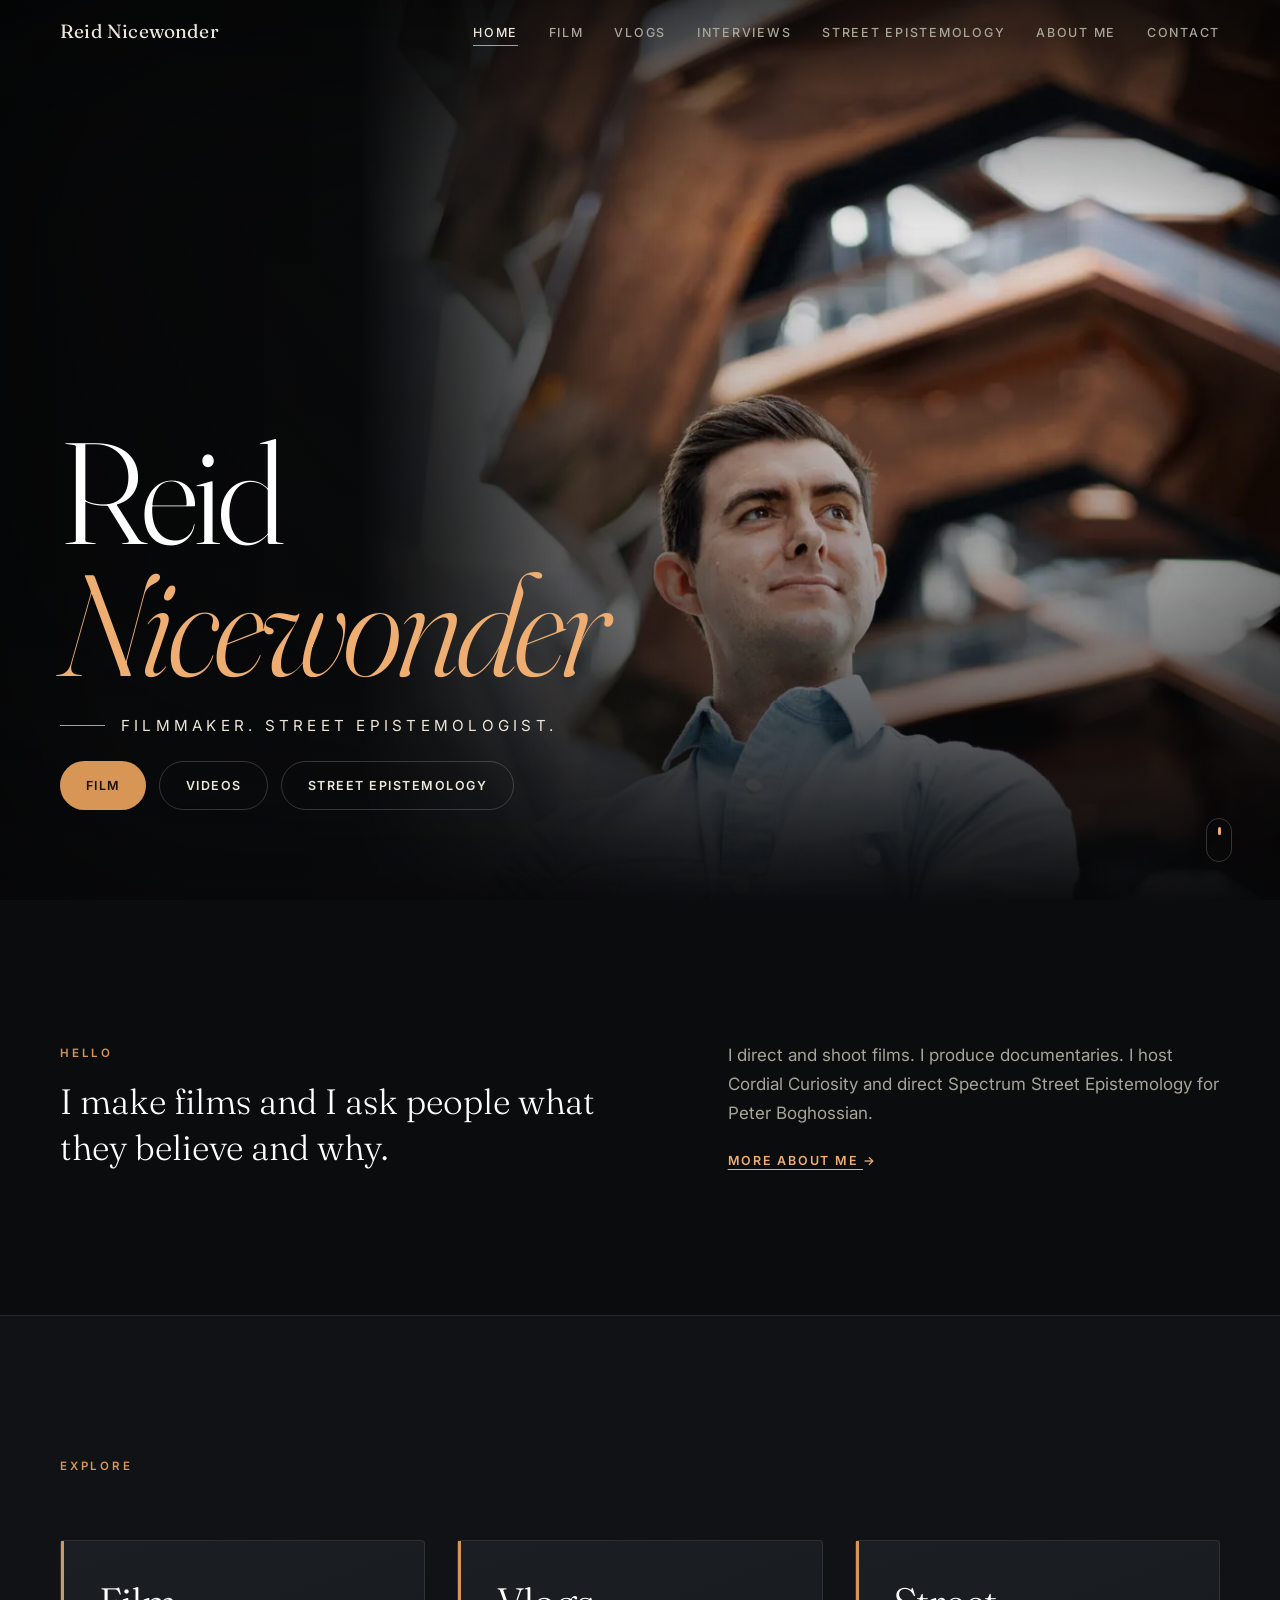
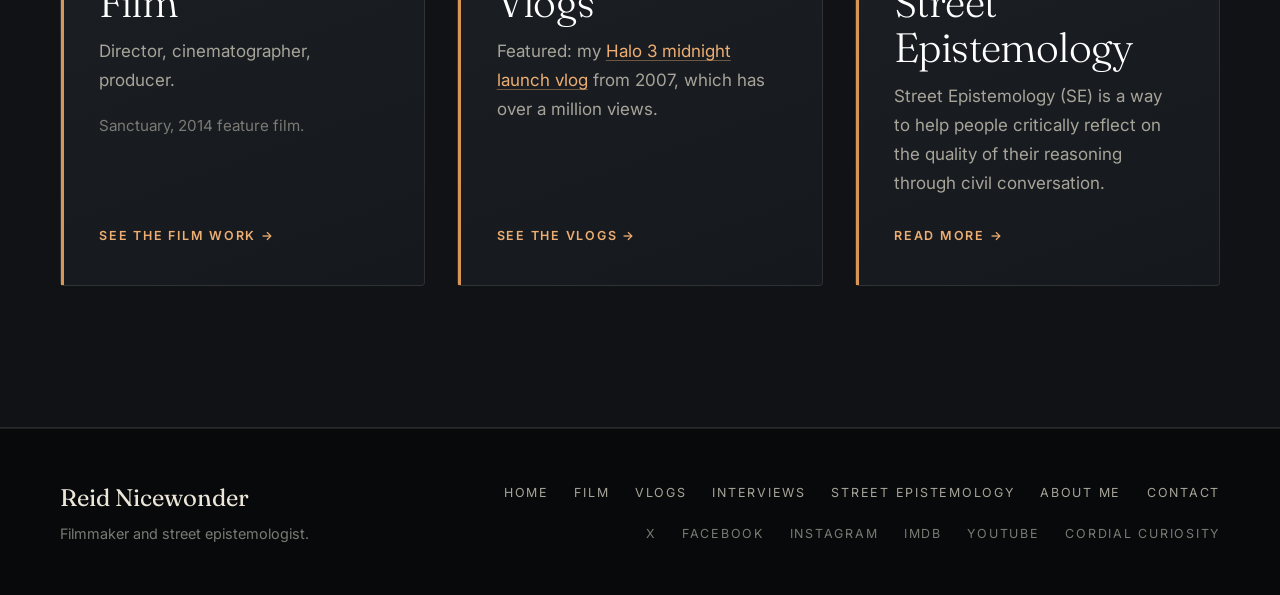
<file: index.html>
<!DOCTYPE html>
<html lang="en">
<head>
  <meta charset="utf-8">
  <meta name="viewport" content="width=device-width, initial-scale=1">
  <title>Reid Nicewonder | Filmmaker and Street Epistemologist</title>
  <meta name="description" content="Reid Nicewonder is a filmmaker and street epistemologist. Director of Sanctuary, producer of award-winning documentaries, host of Cordial Curiosity, and Spectrum Street Epistemology director for Peter Boghossian.">
  <meta name="author" content="Reid Nicewonder">
  <meta name="theme-color" content="#0b0c0e">
  <meta name="color-scheme" content="dark">

  <link rel="canonical" href="https://reidnicewonder.com/">

  <!-- Open Graph / Twitter -->
  <meta property="og:type" content="website">
  <meta property="og:title" content="Reid Nicewonder | Filmmaker and Street Epistemologist">
  <meta property="og:description" content="Director of Sanctuary, producer of award-winning documentaries, host of Cordial Curiosity, and Spectrum Street Epistemology director for Peter Boghossian.">
  <meta property="og:url" content="https://reidnicewonder.com/">
  <meta property="og:image" content="https://reidnicewonder.com/images/og-image.jpg">
  <meta property="og:image:width" content="1200">
  <meta property="og:image:height" content="630">
  <meta property="og:image:alt" content="Reid Nicewonder in a blue chambray shirt, arms crossed, in front of The Vessel in New York City">
  <meta name="twitter:card" content="summary_large_image">
  <meta name="twitter:title" content="Reid Nicewonder | Filmmaker and Street Epistemologist">
  <meta name="twitter:description" content="Director of Sanctuary, producer of award-winning documentaries, host of Cordial Curiosity.">
  <meta name="twitter:image" content="https://reidnicewonder.com/images/og-image.jpg">

  <link rel="icon" href="favicon.svg" type="image/svg+xml">
  <link rel="icon" href="favicon-32.png" sizes="32x32" type="image/png">
  <link rel="apple-touch-icon" href="apple-touch-icon.png">

  <link rel="preload" as="image" href="images/hero-1000.webp" type="image/webp" media="(max-width: 899px)" fetchpriority="high">
  <link rel="preconnect" href="https://fonts.googleapis.com">
  <link rel="preconnect" href="https://fonts.gstatic.com" crossorigin>
  <link href="https://fonts.googleapis.com/css2?family=Fraunces:ital,opsz,wght@0,9..144,300;0,9..144,400;0,9..144,500;1,9..144,300;1,9..144,400&family=Inter:wght@400;500;600&display=swap" rel="stylesheet">
  <link rel="stylesheet" href="css/styles.css?v=7ae6f627">
  <script>document.documentElement.classList.add("js");</script>

  <script type="application/ld+json">
  {
    "@context": "https://schema.org",
    "@type": "Person",
    "name": "Reid Nicewonder",
    "jobTitle": "Filmmaker and street epistemologist",
    "sameAs": [
      "https://x.com/ReidN",
      "https://www.facebook.com/reidn",
      "https://www.instagram.com/reidn",
      "https://www.imdb.com/name/nm3279500/",
      "https://www.youtube.com/@ReidNicewonder"
    ]
  }
  </script>
</head>
<body>
  <a class="skip-link" href="#main">Skip to content</a>

  <header class="site-header" id="site-header">
    <div class="container nav">
      <a class="brand" href="index.html" aria-label="Reid Nicewonder, home">Reid Nicewonder</a>
      <button class="nav-toggle" type="button" aria-expanded="false" aria-controls="site-nav">
        <span class="nav-toggle-label">Menu</span>
        <span class="nav-toggle-bars" aria-hidden="true"></span>
      </button>
      <nav aria-label="Primary">
        <ul class="nav-links" id="site-nav">
          <li><a class="active" href="index.html" aria-current="page">Home</a></li>
          <li><a href="film.html">Film</a></li>
          <li><a href="vlogs.html">Vlogs</a></li>
          <li><a href="interviews.html">Interviews</a></li>
          <li><a href="https://cordialcuriosity.com/">Street Epistemology</a></li>
          <li><a href="about.html">About Me</a></li>
          <li><a href="contact.html">Contact</a></li>
        </ul>
      </nav>
    </div>
  </header>

  <main id="main">
  <!-- HERO -->
  <section class="hero" id="top">
    <div class="hero-bg">
      <picture>
        <source type="image/webp" srcset="images/hero-1000.webp 1000w, images/hero-2000.webp 2000w" sizes="(min-width: 900px) 72vw, 100vw">
        <img src="images/hero-1000.jpg" srcset="images/hero-1000.jpg 1000w, images/hero-2000.jpg 2000w" sizes="(min-width: 900px) 72vw, 100vw" alt="Reid Nicewonder in a blue chambray shirt, arms crossed, in front of The Vessel in New York City" width="2000" height="3000" fetchpriority="high" decoding="async">
      </picture>
    </div>
    <div class="container hero-inner">
      <div class="hero-content">
        <h1 class="hero-title"><span>Reid</span> <span>Nicewonder</span></h1>
        <p class="hero-tagline">Filmmaker. Street Epistemologist.</p>
        <div class="hero-actions">
          <a class="btn btn-primary" href="film.html">Film</a>
          <a class="btn btn-ghost" href="vlogs.html">Videos</a>
          <a class="btn btn-ghost" href="https://cordialcuriosity.com/">Street Epistemology</a>
        </div>
      </div>
    </div>
    <a class="scroll-cue" href="#intro" aria-label="Scroll to introduction"><span></span></a>
  </section>

  <!-- INTRO -->
  <section class="section intro" id="intro">
    <div class="container intro-grid">
      <div class="reveal">
        <p class="eyebrow">Hello</p>
        <p class="bio">I make films and I ask people what they believe and why.</p>
      </div>
      <div class="intro-copy reveal">
        <p>I direct and shoot films. I produce documentaries. I host Cordial Curiosity and direct Spectrum Street Epistemology for Peter Boghossian.</p>
        <a class="card-link" href="about.html">More about me <i aria-hidden="true">→</i></a>
      </div>
    </div>
  </section>

  <!-- TEASER CARDS -->
  <section class="section section-alt teasers" aria-labelledby="explore-title">
    <div class="container">
      <header class="section-head reveal">
        <p class="eyebrow">Explore</p>
        <h2 id="explore-title" class="sr-only">Explore the work</h2>
      </header>
      <div class="teaser-grid">
        <article class="teaser reveal">
          <h3><a class="stretched" href="film.html">Film</a></h3>
          <p>Director, cinematographer, producer.</p>
          <p class="teaser-sub">Sanctuary, 2014 feature film.</p>
          <span class="card-link" aria-hidden="true">See the film work <i>→</i></span>
        </article>
        <article class="teaser reveal">
          <h3><a class="stretched" href="vlogs.html">Vlogs</a></h3>
          <p>Featured: my <a class="inline-link" href="halo3.html">Halo 3 midnight launch vlog</a> from 2007, which has over a million views.</p>
          <span class="card-link" aria-hidden="true">See the vlogs <i>→</i></span>
        </article>
        <article class="teaser reveal">
          <h3><a class="stretched" href="https://cordialcuriosity.com/">Street Epistemology</a></h3>
          <p>Street Epistemology (SE) is a way to help people critically reflect on the quality of their reasoning through civil conversation.</p>
          <span class="card-link" aria-hidden="true">Read more <i>→</i></span>
        </article>
      </div>
    </div>
  </section>

  </main>

  <footer class="site-footer">
    <div class="container footer-inner">
      <div>
        <div class="footer-brand">Reid Nicewonder</div>
        <p class="footer-note">Filmmaker and street epistemologist.</p>
      </div>
      <nav aria-label="Footer" class="footer-nav">
        <ul class="footer-links">
          <li><a href="index.html">Home</a></li>
          <li><a href="film.html">Film</a></li>
          <li><a href="vlogs.html">Vlogs</a></li>
          <li><a href="interviews.html">Interviews</a></li>
          <li><a href="https://cordialcuriosity.com/">Street Epistemology</a></li>
          <li><a href="about.html">About Me</a></li>
          <li><a href="contact.html">Contact</a></li>
        </ul>
        <ul class="footer-links footer-social">
          <li><a href="https://x.com/ReidN" rel="me noopener">X</a></li>
          <li><a href="https://www.facebook.com/reidn" rel="me noopener">Facebook</a></li>
          <li><a href="https://www.instagram.com/reidn" rel="me noopener">Instagram</a></li>
          <li><a href="https://www.imdb.com/name/nm3279500/" rel="me noopener">IMDb</a></li>
          <li><a href="https://www.youtube.com/@ReidNicewonder" rel="me noopener">YouTube</a></li>
          <li><a href="https://cordialcuriosity.substack.com/" rel="noopener">Cordial Curiosity</a></li>
        </ul>
      </nav>
    </div>
  </footer>
  <script src="js/main.js?v=07c07661" defer></script>
</body>
</html>
</file>
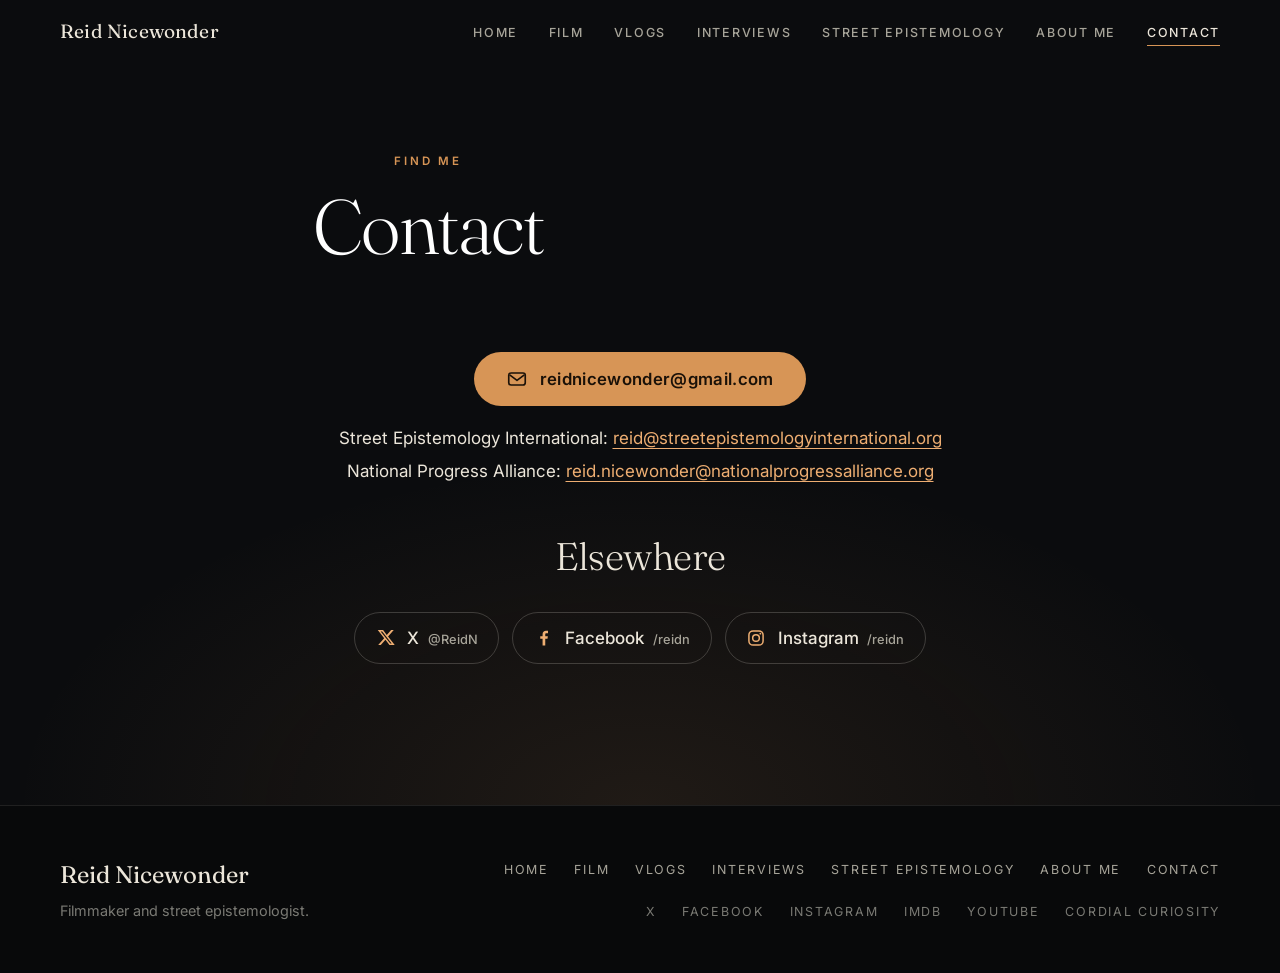
<file: contact.html>
<!DOCTYPE html>
<html lang="en">
<head>
  <meta charset="utf-8">
  <meta name="viewport" content="width=device-width, initial-scale=1">
  <title>Contact | Reid Nicewonder</title>
  <meta name="description" content="Contact Reid Nicewonder by email at reidnicewonder@gmail.com, or find him on X, Facebook, and Instagram.">
  <meta name="author" content="Reid Nicewonder">
  <meta name="theme-color" content="#0b0c0e">
  <meta name="color-scheme" content="dark">

  <link rel="canonical" href="https://reidnicewonder.com/contact.html">

  <!-- Open Graph / Twitter -->
  <meta property="og:type" content="website">
  <meta property="og:title" content="Contact | Reid Nicewonder">
  <meta property="og:description" content="Email Reid Nicewonder, or find him on X, Facebook, and Instagram.">
  <meta property="og:url" content="https://reidnicewonder.com/contact.html">
  <meta property="og:image" content="https://reidnicewonder.com/images/og-image.jpg">
  <meta property="og:image:width" content="1200">
  <meta property="og:image:height" content="630">
  <meta property="og:image:alt" content="Reid Nicewonder in a blue chambray shirt, arms crossed, in front of The Vessel in New York City">
  <meta name="twitter:card" content="summary_large_image">
  <meta name="twitter:title" content="Contact | Reid Nicewonder">
  <meta name="twitter:description" content="Email Reid Nicewonder, or find him on X, Facebook, and Instagram.">
  <meta name="twitter:image" content="https://reidnicewonder.com/images/og-image.jpg">

  <link rel="icon" href="favicon.svg" type="image/svg+xml">
  <link rel="icon" href="favicon-32.png" sizes="32x32" type="image/png">
  <link rel="apple-touch-icon" href="apple-touch-icon.png">

  <link rel="preconnect" href="https://fonts.googleapis.com">
  <link rel="preconnect" href="https://fonts.gstatic.com" crossorigin>
  <link href="https://fonts.googleapis.com/css2?family=Fraunces:ital,opsz,wght@0,9..144,300;0,9..144,400;0,9..144,500;1,9..144,300;1,9..144,400&family=Inter:wght@400;500;600&display=swap" rel="stylesheet">
  <link rel="stylesheet" href="css/styles.css?v=7ae6f627">
  <script>document.documentElement.classList.add("js");</script>

</head>
<body>
  <a class="skip-link" href="#main">Skip to content</a>

  <header class="site-header" id="site-header">
    <div class="container nav">
      <a class="brand" href="index.html" aria-label="Reid Nicewonder, home">Reid Nicewonder</a>
      <button class="nav-toggle" type="button" aria-expanded="false" aria-controls="site-nav">
        <span class="nav-toggle-label">Menu</span>
        <span class="nav-toggle-bars" aria-hidden="true"></span>
      </button>
      <nav aria-label="Primary">
        <ul class="nav-links" id="site-nav">
          <li><a href="index.html">Home</a></li>
          <li><a href="film.html">Film</a></li>
          <li><a href="vlogs.html">Vlogs</a></li>
          <li><a href="interviews.html">Interviews</a></li>
          <li><a href="https://cordialcuriosity.com/">Street Epistemology</a></li>
          <li><a href="about.html">About Me</a></li>
          <li><a class="active" href="contact.html" aria-current="page">Contact</a></li>
        </ul>
      </nav>
    </div>
  </header>

  <main id="main">
  <section class="page-hero">
    <div class="container">
      <header class="section-head page-head contact-page-head reveal">
        <p class="eyebrow">Find me</p>
        <h1>Contact</h1>
      </header>
    </div>
  </section>

  <section class="section contact section-flush-top">
    <div class="container contact-inner reveal">
      <p class="contact-mail"><a class="btn btn-primary" href="mailto:reidnicewonder@gmail.com"><svg viewBox="0 0 24 24" aria-hidden="true"><rect x="3" y="5.500" width="18" height="13" rx="2.500" fill="none" stroke="currentColor" stroke-width="1.800"/><path d="M4 7.500l8 6 8-6" fill="none" stroke="currentColor" stroke-width="1.800" stroke-linejoin="round"/></svg><span>reidnicewonder@gmail.com</span></a></p>
      <p class="contact-more">Street Epistemology International: <a href="mailto:reid@streetepistemologyinternational.org">reid@streetepistemologyinternational.org</a><br>National Progress Alliance: <a href="mailto:reid.nicewonder@nationalprogressalliance.org">reid.nicewonder@nationalprogressalliance.org</a></p>
      <h2>Elsewhere</h2>
      <ul class="socials">
        <li><a href="https://x.com/ReidN" rel="me noopener"><svg viewBox="0 0 24 24" aria-hidden="true"><path fill="currentColor" d="M18.2 2.5h3.1l-6.8 7.7 8 10.3h-6.3l-4.9-6.3-5.6 6.3H2.6l7.2-8.3L2.1 2.5h6.4l4.4 5.8 5.3-5.8zm-1.1 16.1h1.7L7.4 4.3H5.6l11.5 14.3z"/></svg><span>X <small>@ReidN</small></span></a></li>
        <li><a href="https://www.facebook.com/reidn" rel="me noopener"><svg viewBox="0 0 24 24" aria-hidden="true"><path fill="currentColor" d="M13.5 21v-8h2.7l.4-3.2h-3.1V7.8c0-.9.3-1.5 1.600-1.500h1.700V3.400c-.3 0-1.300-.1-2.400-.1-2.400 0-4.100 1.500-4.100 4.200v2.300H7.500V13h2.800v8h3.200z"/></svg><span>Facebook <small>/reidn</small></span></a></li>
        <li><a href="https://www.instagram.com/reidn" rel="me noopener"><svg viewBox="0 0 24 24" aria-hidden="true"><rect x="3.500" y="3.500" width="17" height="17" rx="5" fill="none" stroke="currentColor" stroke-width="1.800"/><circle cx="12" cy="12" r="4" fill="none" stroke="currentColor" stroke-width="1.800"/><circle cx="17.200" cy="6.800" r="1.100" fill="currentColor"/></svg><span>Instagram <small>/reidn</small></span></a></li>
        <!-- Other platforms (e.g. TikTok, Threads): add here only once Reid supplies verified handles. -->
      </ul>
    </div>
  </section>
  </main>

  <footer class="site-footer">
    <div class="container footer-inner">
      <div>
        <div class="footer-brand">Reid Nicewonder</div>
        <p class="footer-note">Filmmaker and street epistemologist.</p>
      </div>
      <nav aria-label="Footer" class="footer-nav">
        <ul class="footer-links">
          <li><a href="index.html">Home</a></li>
          <li><a href="film.html">Film</a></li>
          <li><a href="vlogs.html">Vlogs</a></li>
          <li><a href="interviews.html">Interviews</a></li>
          <li><a href="https://cordialcuriosity.com/">Street Epistemology</a></li>
          <li><a href="about.html">About Me</a></li>
          <li><a href="contact.html">Contact</a></li>
        </ul>
        <ul class="footer-links footer-social">
          <li><a href="https://x.com/ReidN" rel="me noopener">X</a></li>
          <li><a href="https://www.facebook.com/reidn" rel="me noopener">Facebook</a></li>
          <li><a href="https://www.instagram.com/reidn" rel="me noopener">Instagram</a></li>
          <li><a href="https://www.imdb.com/name/nm3279500/" rel="me noopener">IMDb</a></li>
          <li><a href="https://www.youtube.com/@ReidNicewonder" rel="me noopener">YouTube</a></li>
          <li><a href="https://cordialcuriosity.substack.com/" rel="noopener">Cordial Curiosity</a></li>
        </ul>
      </nav>
    </div>
  </footer>
  <script src="js/main.js?v=07c07661" defer></script>
</body>
</html>
</file>
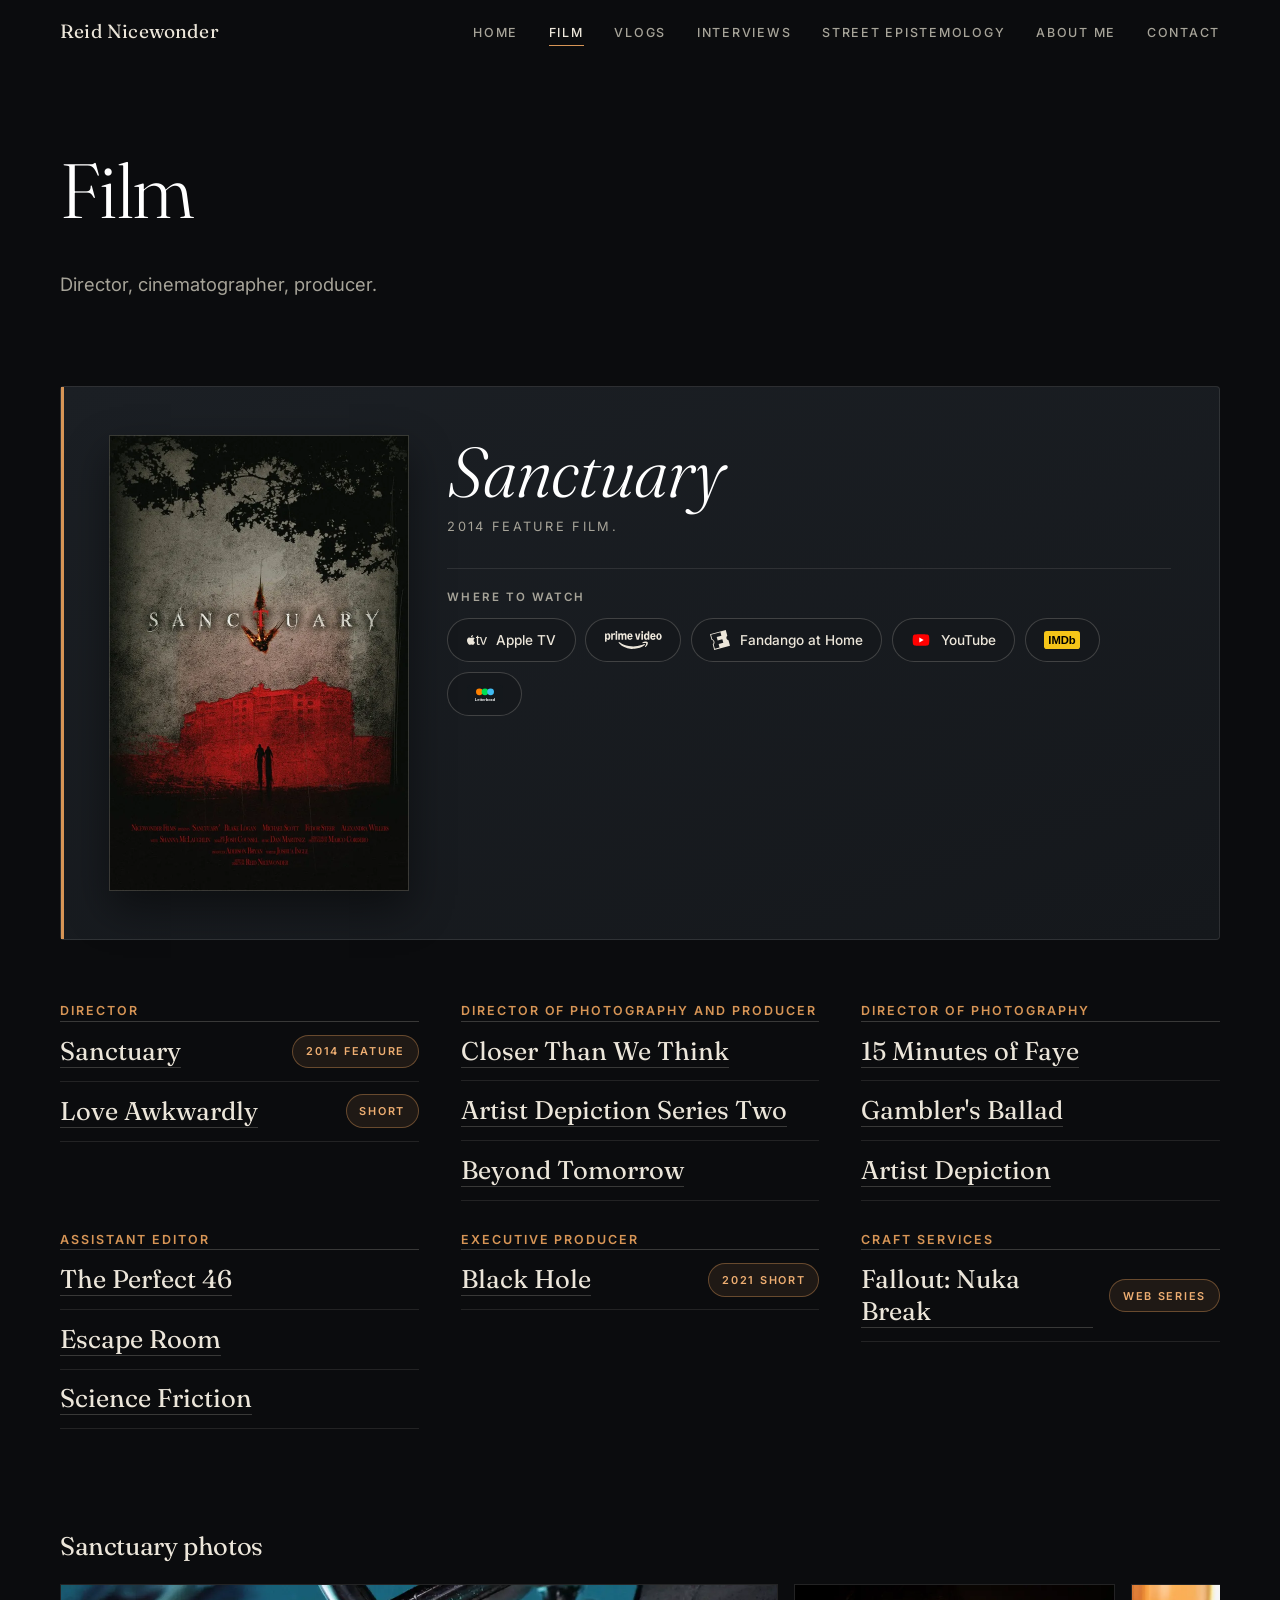
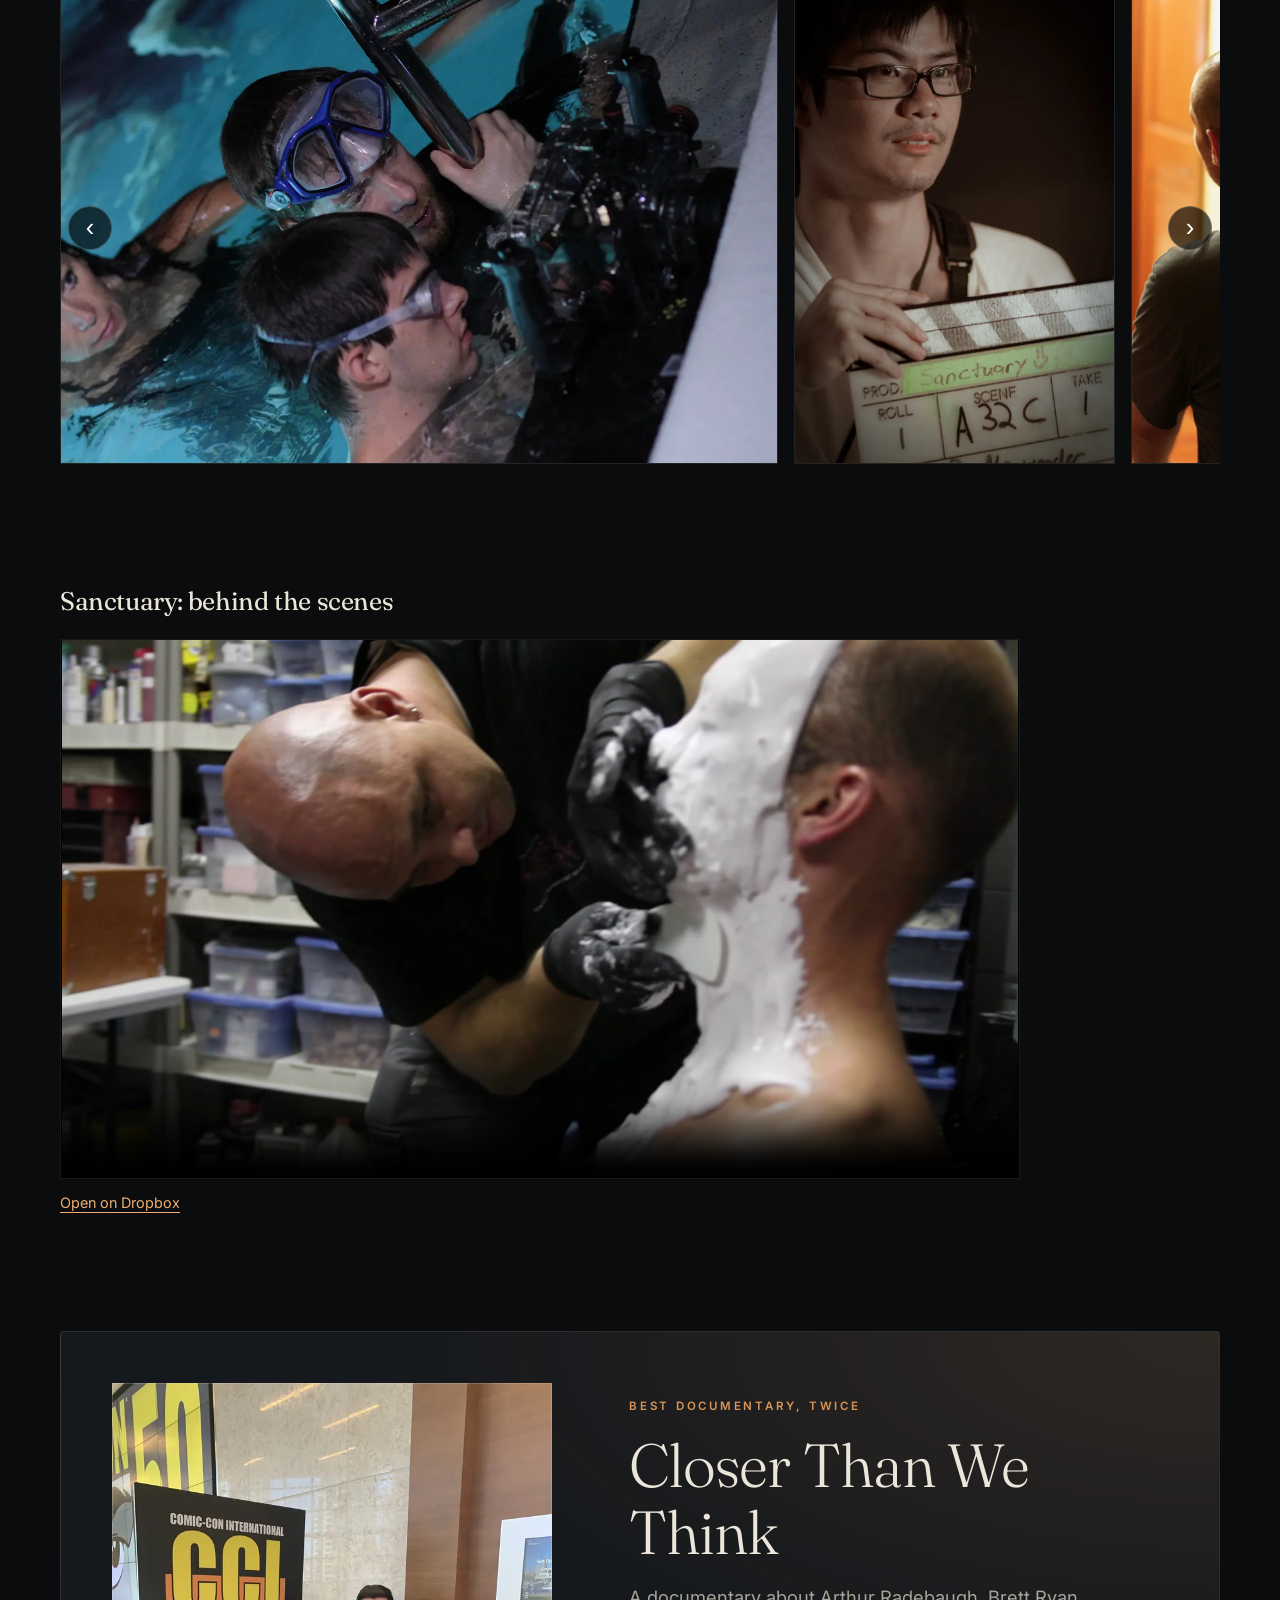
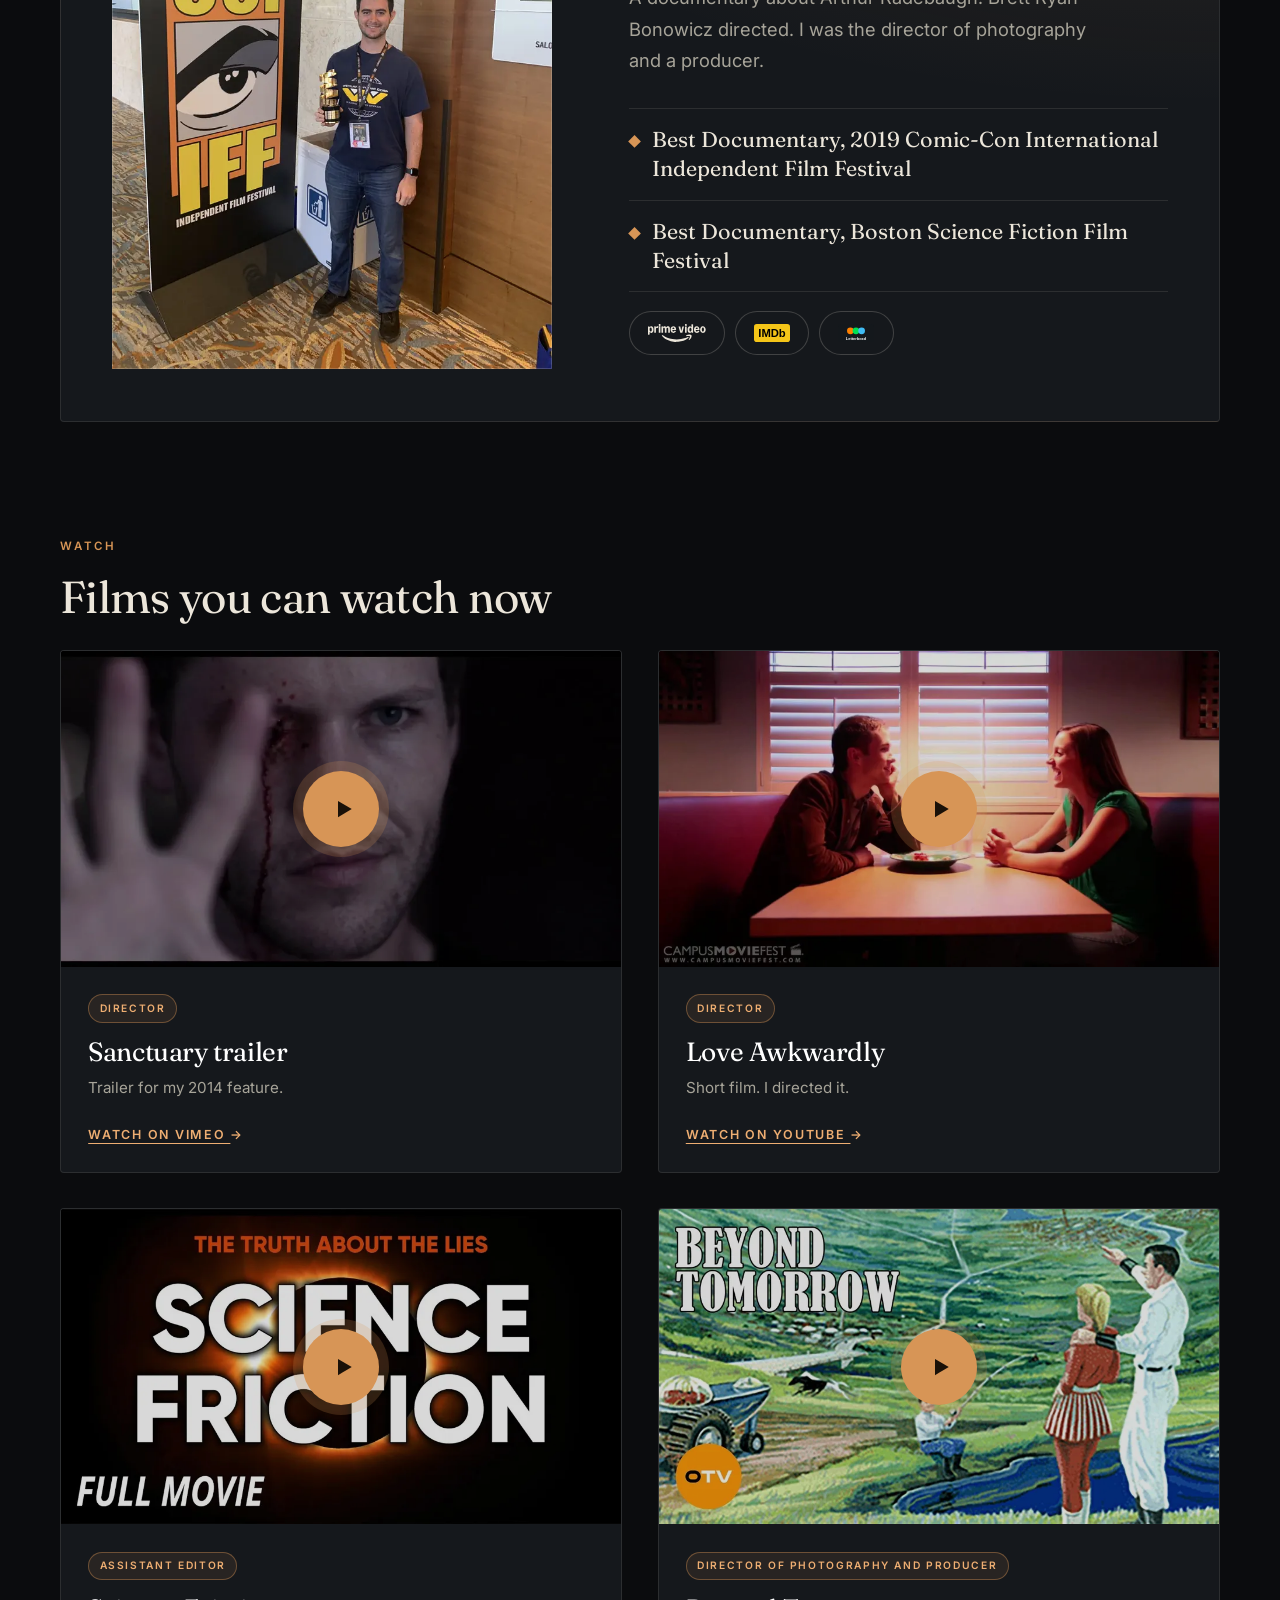
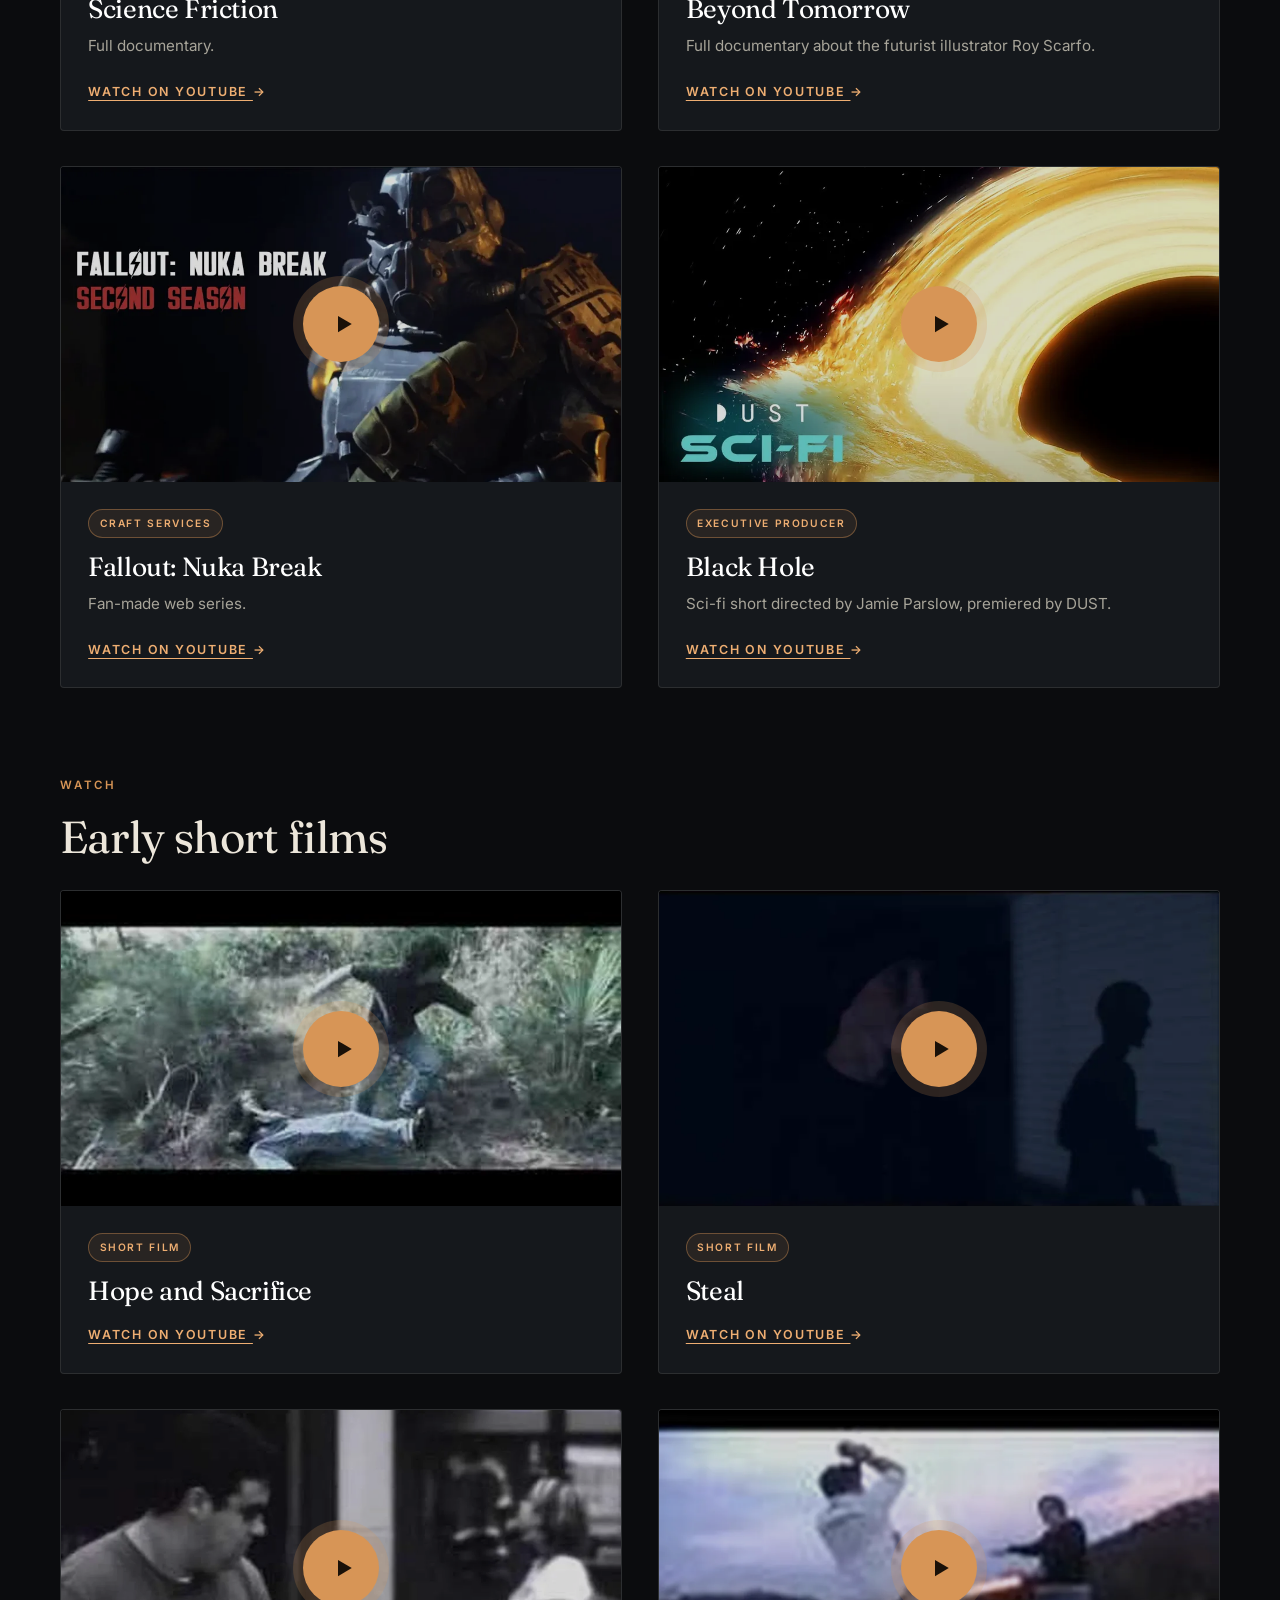
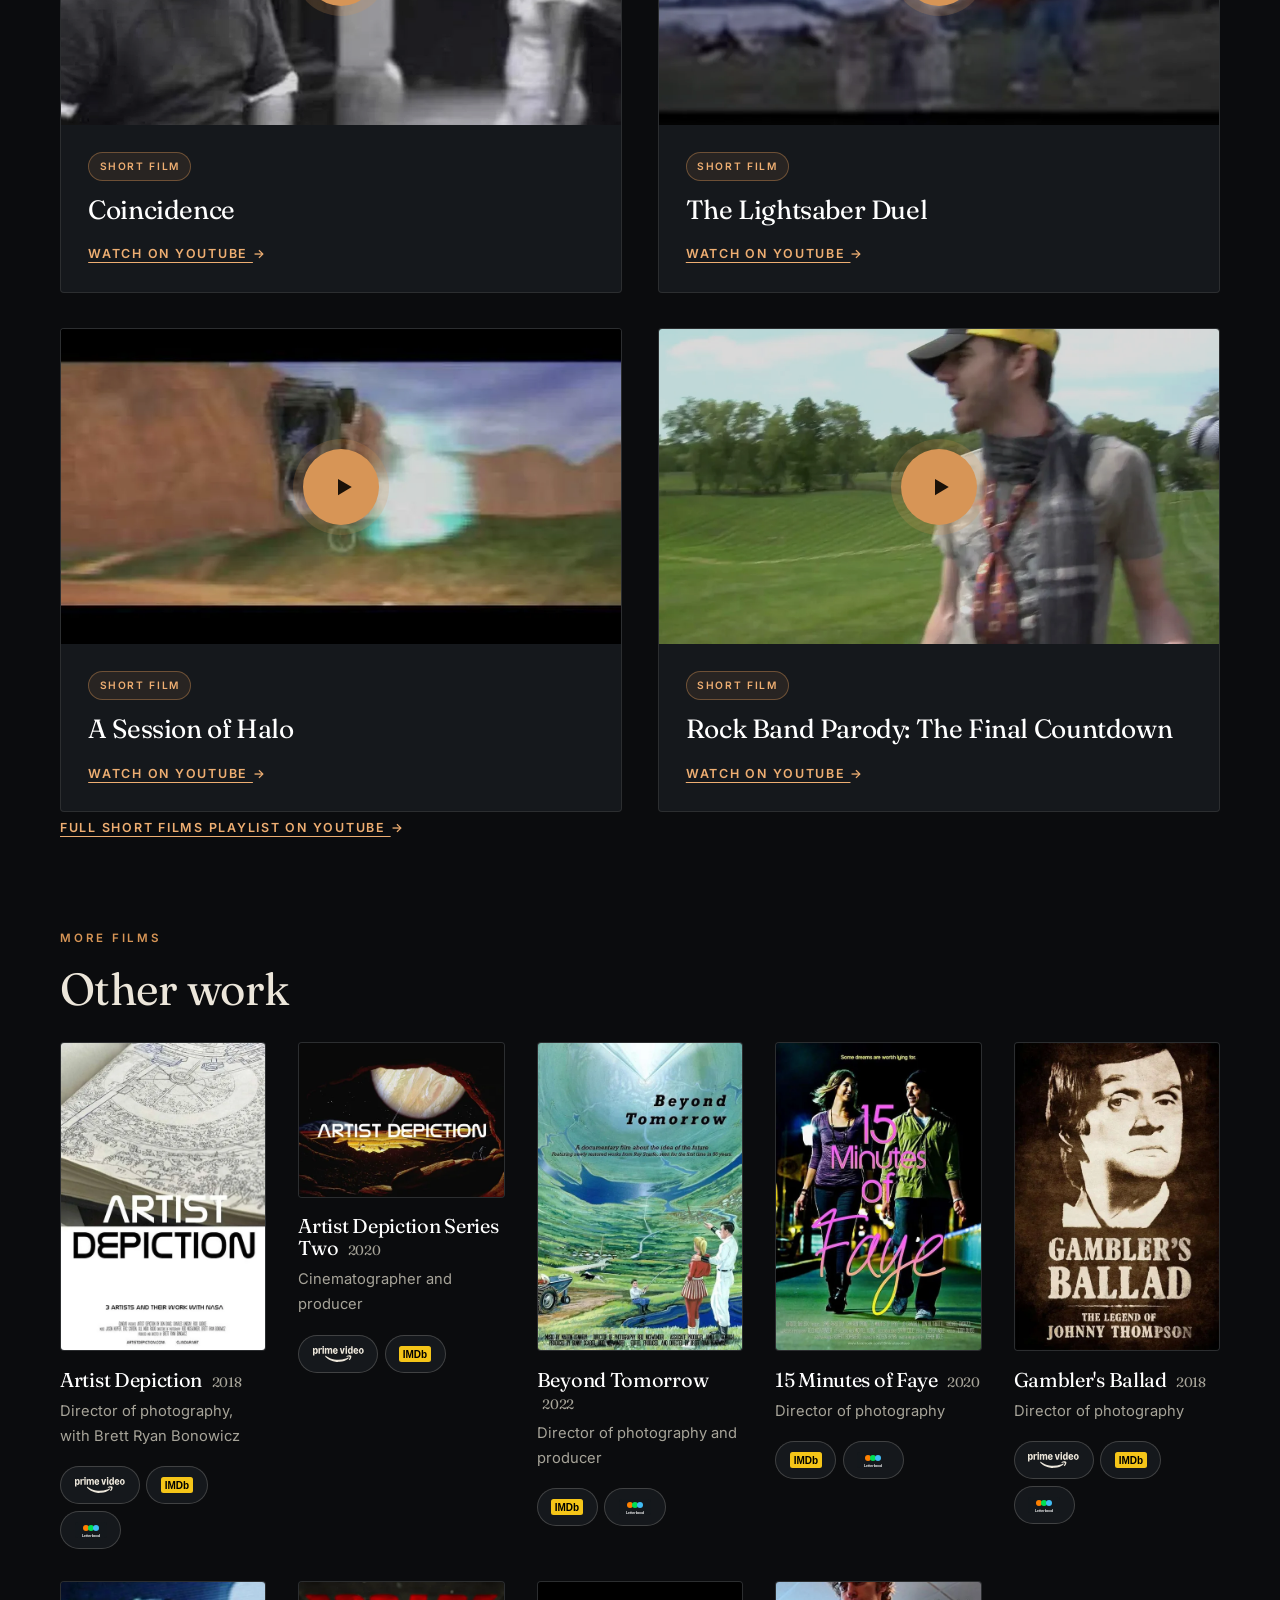
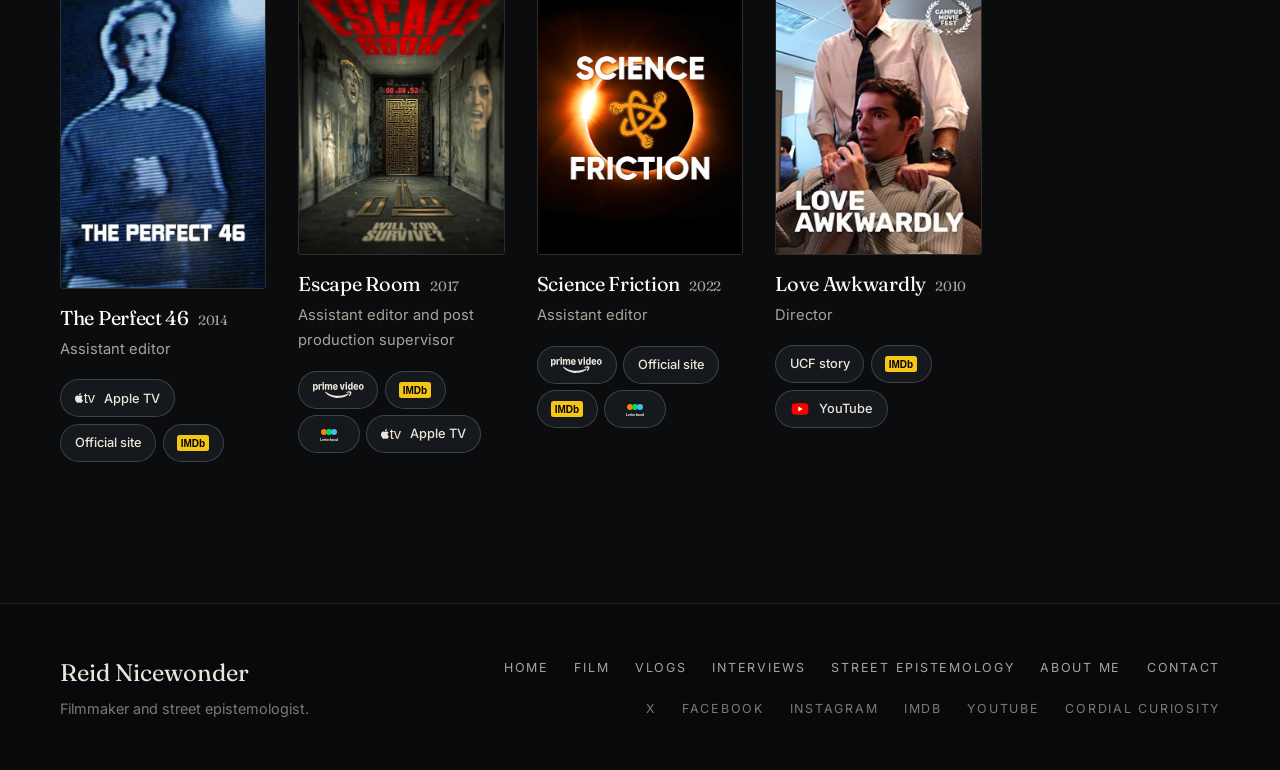
<file: film.html>
<!DOCTYPE html>
<html lang="en">
<head>
  <meta charset="utf-8">
  <meta name="viewport" content="width=device-width, initial-scale=1">
  <title>Film | Reid Nicewonder</title>
  <meta name="description" content="Film work by Reid Nicewonder: director of Sanctuary (2014) and Love Awkwardly, director of photography and producer of the award-winning documentary Closer Than We Think.">
  <meta name="author" content="Reid Nicewonder">
  <meta name="theme-color" content="#0b0c0e">
  <meta name="color-scheme" content="dark">

  <link rel="canonical" href="https://reidnicewonder.com/film.html">

  <!-- Open Graph / Twitter -->
  <meta property="og:type" content="website">
  <meta property="og:title" content="Film | Reid Nicewonder">
  <meta property="og:description" content="Director of Sanctuary, director of photography, and producer of Closer Than We Think, Best Documentary at Comic-Con International Independent Film Festival 2019.">
  <meta property="og:url" content="https://reidnicewonder.com/film.html">
  <meta property="og:image" content="https://reidnicewonder.com/images/og-image.jpg">
  <meta property="og:image:width" content="1200">
  <meta property="og:image:height" content="630">
  <meta property="og:image:alt" content="Reid Nicewonder in a blue chambray shirt, arms crossed, in front of The Vessel in New York City">
  <meta name="twitter:card" content="summary_large_image">
  <meta name="twitter:title" content="Film | Reid Nicewonder">
  <meta name="twitter:description" content="Director of Sanctuary, director of photography, and producer of Closer Than We Think, Best Documentary at Comic-Con International Independent Film Festival 2019.">
  <meta name="twitter:image" content="https://reidnicewonder.com/images/og-image.jpg">

  <link rel="icon" href="favicon.svg" type="image/svg+xml">
  <link rel="icon" href="favicon-32.png" sizes="32x32" type="image/png">
  <link rel="apple-touch-icon" href="apple-touch-icon.png">

  <link rel="preconnect" href="https://fonts.googleapis.com">
  <link rel="preconnect" href="https://fonts.gstatic.com" crossorigin>
  <link href="https://fonts.googleapis.com/css2?family=Fraunces:ital,opsz,wght@0,9..144,300;0,9..144,400;0,9..144,500;1,9..144,300;1,9..144,400&family=Inter:wght@400;500;600&display=swap" rel="stylesheet">
  <link rel="stylesheet" href="css/styles.css?v=7ae6f627">
  <script>document.documentElement.classList.add("js");</script>

</head>
<body>
  <a class="skip-link" href="#main">Skip to content</a>

  <header class="site-header" id="site-header">
    <div class="container nav">
      <a class="brand" href="index.html" aria-label="Reid Nicewonder, home">Reid Nicewonder</a>
      <button class="nav-toggle" type="button" aria-expanded="false" aria-controls="site-nav">
        <span class="nav-toggle-label">Menu</span>
        <span class="nav-toggle-bars" aria-hidden="true"></span>
      </button>
      <nav aria-label="Primary">
        <ul class="nav-links" id="site-nav">
          <li><a href="index.html">Home</a></li>
          <li><a class="active" href="film.html" aria-current="page">Film</a></li>
          <li><a href="vlogs.html">Vlogs</a></li>
          <li><a href="interviews.html">Interviews</a></li>
          <li><a href="https://cordialcuriosity.com/">Street Epistemology</a></li>
          <li><a href="about.html">About Me</a></li>
          <li><a href="contact.html">Contact</a></li>
        </ul>
      </nav>
    </div>
  </header>

  <main id="main">
  <section class="page-hero">
    <div class="container">
      <header class="section-head page-head reveal">
        
        <h1>Film</h1>
      <p class="section-kicker">Director, cinematographer, producer.</p>
      </header>
    </div>
  </section>

  <section class="section section-flush-top">
    <div class="container">
      <div class="film-lead">
        <article class="lead-credit reveal">
          <figure class="lead-poster">
            <picture>
              <source type="image/webp" srcset="images/sanctuary-poster-600.webp 600w, images/sanctuary-poster-922.webp 922w" sizes="(min-width: 900px) 300px, (min-width: 560px) 280px, 80vw">
              <img src="images/sanctuary-poster-600.jpg" srcset="images/sanctuary-poster-600.jpg 600w, images/sanctuary-poster-922.jpg 922w" sizes="(min-width: 900px) 300px, (min-width: 560px) 280px, 80vw" alt="Sanctuary (2014) movie poster, a red high-rise building under dark trees" width="922" height="1400" loading="lazy" decoding="async">
            </picture>
          </figure>
          <div class="lead-copy">
            
            <h2>Sanctuary</h2>
            <p class="lead-year">2014 feature film.</p>
            <div class="watch">
              <h3 class="watch-title" id="watch-title">Where to watch</h3>
              <ul class="watch-list" aria-labelledby="watch-title">
                <li><a class="watch-btn" href="https://tv.apple.com/us/movie/sanctuary/umc.cmc.7grubhyvqngnwfgrn5by7hql5" target="_blank" rel="noopener"><img src="images/logos/appletv.svg" alt="" width="24" height="24" loading="lazy"><span>Apple TV</span><span class="sr-only"> (opens in a new tab)</span></a></li>
                <li><a class="watch-btn" href="https://www.amazon.com/Sanctuary-Reid-Nicewonder/dp/B0G2GG7M5M" target="_blank" rel="noopener"><img class="logo-wide" src="images/logos/primevideo.svg" alt="" width="85" height="27" loading="lazy"><span class="sr-only">Prime Video (opens in a new tab)</span></a></li>
                <li><a class="watch-btn" href="https://athome.fandango.com/content/browse/details/Sanctuary/1831386" target="_blank" rel="noopener"><img src="images/logos/fandango.svg" alt="" width="24" height="24" loading="lazy"><span>Fandango at Home</span><span class="sr-only"> (opens in a new tab)</span></a></li>
                <li><a class="watch-btn" href="https://www.youtube.com/watch?v=wfYABog3LC8" target="_blank" rel="noopener"><img src="images/logos/youtube.svg" alt="" width="24" height="24" loading="lazy"><span>YouTube</span><span class="sr-only"> (opens in a new tab)</span></a></li>
                <li><a class="watch-btn" href="https://www.imdb.com/title/tt2783986/" target="_blank" rel="noopener"><img class="logo-wide" src="images/logos/imdb.svg" alt="" width="40" height="20" loading="lazy"><span class="sr-only">IMDb (opens in a new tab)</span></a></li>
                <li><a class="watch-btn" href="https://letterboxd.com/film/sanctuary-2014/" target="_blank" rel="noopener"><img class="logo-wide" src="images/logos/letterboxd.svg" alt="" width="40" height="20" loading="lazy"><span class="sr-only">Letterboxd (opens in a new tab)</span></a></li>
              </ul>
            </div>
          </div>
        </article>
        <div class="credit-groups reveal">
          <h2 class="sr-only">Credits</h2>
          <section class="credit-group"><h3>Director</h3><ul class="credit-list">
            <li><a class="credit-title" href="https://tv.apple.com/us/movie/sanctuary/umc.cmc.7grubhyvqngnwfgrn5by7hql5" target="_blank" rel="noopener">Sanctuary<span class="sr-only"> (opens in a new tab)</span></a><span class="role">2014 feature</span></li>
            <li><a class="credit-title" href="https://www.youtube.com/watch?v=FyiQY5IeaEA" target="_blank" rel="noopener">Love Awkwardly<span class="sr-only"> (opens in a new tab)</span></a><span class="role">Short</span></li>
          </ul></section>
          <section class="credit-group"><h3>Director of Photography and Producer</h3><ul class="credit-list">
            <li><a class="credit-title" href="https://www.primevideo.com/detail/Closer-Than-We-Think/0P0Y6O38HXCLPIMXZHNWSB2QO9" target="_blank" rel="noopener">Closer Than We Think<span class="sr-only"> (opens in a new tab)</span></a></li>
            <li><a class="credit-title" href="https://www.primevideo.com/detail/B08CHLLMDW" target="_blank" rel="noopener">Artist Depiction Series Two<span class="sr-only"> (opens in a new tab)</span></a></li>
            <li><a class="credit-title" href="https://www.imdb.com/title/tt21145516/" target="_blank" rel="noopener">Beyond Tomorrow<span class="sr-only"> (opens in a new tab)</span></a></li>
          </ul></section>
          <section class="credit-group"><h3>Director of Photography</h3><ul class="credit-list">
            <li><a class="credit-title" href="https://www.imdb.com/title/tt2784114/" target="_blank" rel="noopener">15 Minutes of Faye<span class="sr-only"> (opens in a new tab)</span></a></li>
            <li><a class="credit-title" href="https://www.primevideo.com/detail/0K1V6NLM4MURVLEYAEI81DESUE" target="_blank" rel="noopener">Gambler's Ballad<span class="sr-only"> (opens in a new tab)</span></a></li>
            <li><a class="credit-title" href="https://www.primevideo.com/detail/B08CHLLMDW" target="_blank" rel="noopener">Artist Depiction<span class="sr-only"> (opens in a new tab)</span></a></li>
          </ul></section>
          <section class="credit-group"><h3>Assistant Editor</h3><ul class="credit-list">
            <li><a class="credit-title" href="https://tv.apple.com/us/movie/the-perfect-46/umc.cmc.lk6ythoj63j7i7m5afg2rjbx" target="_blank" rel="noopener">The Perfect 46<span class="sr-only"> (opens in a new tab)</span></a></li>
            <li><a class="credit-title" href="https://www.primevideo.com/detail/Escape-Room/0PJ8E07Y9LIKB0CLQGG7B7N6AI" target="_blank" rel="noopener">Escape Room<span class="sr-only"> (opens in a new tab)</span></a></li>
            <li><a class="credit-title" href="https://www.primevideo.com/detail/Science-Friction/0JK4HKH74R87IAX2AV47GXHWFY" target="_blank" rel="noopener">Science Friction<span class="sr-only"> (opens in a new tab)</span></a></li>
          </ul></section>
          <section class="credit-group"><h3>Executive Producer</h3><ul class="credit-list">
            <li><a class="credit-title" href="https://www.youtube.com/watch?v=yByW8rH1oLQ" target="_blank" rel="noopener">Black Hole<span class="sr-only"> (opens in a new tab)</span></a><span class="role">2021 short</span></li>
          </ul></section>
          <section class="credit-group"><h3>Craft Services</h3><ul class="credit-list">
            <li><a class="credit-title" href="https://www.youtube.com/watch?v=5iOGniJECvw" target="_blank" rel="noopener">Fallout: Nuka Break<span class="sr-only"> (opens in a new tab)</span></a><span class="role">Web series</span></li>
          </ul></section>
        </div>
      </div>

      <section class="premiere carousel reveal" aria-roledescription="carousel" aria-label="Sanctuary photos">
        <h2>Sanctuary photos</h2>
        <div class="car-wrap">
          <button class="car-btn car-prev" type="button" aria-label="Previous photo">&#8249;</button>
          <div class="car-track" tabindex="0">
            <figure class="car-slide"><picture><source type="image/webp" srcset="images/sanctuary-bts-01.webp"><img src="images/sanctuary-bts-01.jpg" alt="Behind the scenes on the set of Sanctuary" width="1400" height="934" loading="eager" decoding="async"></picture></figure>
            <figure class="car-slide"><picture><source type="image/webp" srcset="images/sanctuary-bts-02.webp"><img src="images/sanctuary-bts-02.jpg" alt="Behind the scenes on the set of Sanctuary" width="934" height="1400" loading="lazy" decoding="async"></picture></figure>
            <figure class="car-slide"><picture><source type="image/webp" srcset="images/sanctuary-bts-03.webp"><img src="images/sanctuary-bts-03.jpg" alt="Behind the scenes on the set of Sanctuary" width="930" height="1400" loading="lazy" decoding="async"></picture></figure>
            <figure class="car-slide"><picture><source type="image/webp" srcset="images/sanctuary-bts-04.webp"><img src="images/sanctuary-bts-04.jpg" alt="Behind the scenes on the set of Sanctuary" width="1400" height="934" loading="lazy" decoding="async"></picture></figure>
            <figure class="car-slide"><picture><source type="image/webp" srcset="images/sanctuary-bts-05.webp"><img src="images/sanctuary-bts-05.jpg" alt="Behind the scenes on the set of Sanctuary" width="1045" height="1400" loading="lazy" decoding="async"></picture></figure>
            <figure class="car-slide"><picture><source type="image/webp" srcset="images/sanctuary-bts-06.webp"><img src="images/sanctuary-bts-06.jpg" alt="Behind the scenes on the set of Sanctuary" width="1400" height="930" loading="lazy" decoding="async"></picture></figure>
            <figure class="car-slide"><picture><source type="image/webp" srcset="images/sanctuary-bts-07.webp"><img src="images/sanctuary-bts-07.jpg" alt="Behind the scenes on the set of Sanctuary" width="1400" height="934" loading="lazy" decoding="async"></picture></figure>
            <figure class="car-slide"><picture><source type="image/webp" srcset="images/sanctuary-bts-08.webp"><img src="images/sanctuary-bts-08.jpg" alt="Behind the scenes on the set of Sanctuary" width="1400" height="934" loading="lazy" decoding="async"></picture></figure>
            <figure class="car-slide"><picture><source type="image/webp" srcset="images/sanctuary-bts-09.webp"><img src="images/sanctuary-bts-09.jpg" alt="Behind the scenes on the set of Sanctuary" width="1400" height="934" loading="lazy" decoding="async"></picture></figure>
            <figure class="car-slide"><picture><source type="image/webp" srcset="images/sanctuary-bts-10.webp"><img src="images/sanctuary-bts-10.jpg" alt="Behind the scenes on the set of Sanctuary" width="1045" height="1400" loading="lazy" decoding="async"></picture></figure>
            <figure class="car-slide"><picture><source type="image/webp" srcset="images/sanctuary-bts-11.webp"><img src="images/sanctuary-bts-11.jpg" alt="Behind the scenes on the set of Sanctuary" width="934" height="1400" loading="lazy" decoding="async"></picture></figure>
            <figure class="car-slide"><picture><source type="image/webp" srcset="images/sanctuary-bts-12.webp"><img src="images/sanctuary-bts-12.jpg" alt="Behind the scenes on the set of Sanctuary" width="787" height="1400" loading="lazy" decoding="async"></picture></figure>
            <figure class="car-slide"><picture><source type="image/webp" srcset="images/sanctuary-premiere-line.webp"><img src="images/sanctuary-premiere-line.jpg" alt="Six men on the red carpet at the Sanctuary premiere" width="1000" height="664" loading="lazy" decoding="async"></picture></figure>
            <figure class="car-slide"><picture><source type="image/webp" srcset="images/sanctuary-premiere-playful.webp"><img src="images/sanctuary-premiere-playful.jpg" alt="Playful poses at the Sanctuary premiere red carpet" width="1000" height="664" loading="lazy" decoding="async"></picture></figure>
            <figure class="car-slide"><picture><source type="image/webp" srcset="images/sanctuary-premiere-group.webp"><img src="images/sanctuary-premiere-group.jpg" alt="Five men on the Sanctuary premiere red carpet" width="1000" height="664" loading="lazy" decoding="async"></picture></figure>
            <figure class="car-slide"><picture><source type="image/webp" srcset="images/sanctuary-premiere-josh-addison.webp"><img src="images/sanctuary-premiere-josh-addison.jpg" alt="Josh Ingle and Addison Cavanaugh at the Sanctuary premiere" width="664" height="1000" loading="lazy" decoding="async"></picture><figcaption>Josh Ingle (writer) and Addison Cavanaugh (producer)</figcaption></figure>
            <figure class="car-slide"><picture><source type="image/webp" srcset="images/sanctuary-premiere-theater.webp"><img src="images/sanctuary-premiere-theater.jpg" alt="Friends in the theater seats at the Sanctuary premiere" width="1000" height="664" loading="lazy" decoding="async"></picture></figure>
            <figure class="car-slide"><picture><source type="image/webp" srcset="images/sanctuary-premiere-limo.webp"><img src="images/sanctuary-premiere-limo.jpg" alt="Arriving at the Sanctuary premiere in a yellow Hummer limo" width="1000" height="664" loading="lazy" decoding="async"></picture></figure>
            <figure class="car-slide"><picture><source type="image/webp" srcset="images/sanctuary-premiere-cake-1.webp"><img src="images/sanctuary-premiere-cake-1.jpg" alt="The Sanctuary premiere cake" width="1400" height="930" loading="lazy" decoding="async"></picture></figure>
            <figure class="car-slide"><picture><source type="image/webp" srcset="images/sanctuary-premiere-cake-2.webp"><img src="images/sanctuary-premiere-cake-2.jpg" alt="The Sanctuary premiere cake" width="1400" height="930" loading="lazy" decoding="async"></picture></figure>
          </div>
          <button class="car-btn car-next" type="button" aria-label="Next photo">&#8250;</button>
        </div>
      </section>

      <section class="bts reveal">
        <h2>Sanctuary: behind the scenes</h2>
        <video class="bts-video" controls preload="none" poster="images/sanctuary-bts-poster.jpg" playsinline>
          <source src="https://www.dropbox.com/scl/fi/t24cycdk24z1nipvzrby7/Sanctuary-BTS.m4v?rlkey=i2uej5vvvpgl2c14t4zb2sizs&raw=1" type="video/mp4">
          <a href="https://www.dropbox.com/scl/fi/t24cycdk24z1nipvzrby7/Sanctuary-BTS.m4v?rlkey=i2uej5vvvpgl2c14t4zb2sizs&dl=0" rel="noopener">Watch the video on Dropbox</a>
        </video>
        <p class="bts-link"><a href="https://www.dropbox.com/scl/fi/t24cycdk24z1nipvzrby7/Sanctuary-BTS.m4v?rlkey=i2uej5vvvpgl2c14t4zb2sizs&dl=0" target="_blank" rel="noopener">Open on Dropbox<span class="sr-only"> (opens in a new tab)</span></a></p>
      </section>

      <div class="award reveal">
        <figure class="award-photo">
          <picture>
            <source type="image/webp" srcset="images/award-700.webp 700w, images/award-1200.webp 1200w" sizes="(min-width: 900px) 440px, 90vw">
            <img src="images/award-700.jpg" srcset="images/award-700.jpg 700w, images/award-1200.jpg 1200w" sizes="(min-width: 900px) 440px, 90vw" alt="Reid Nicewonder holding the Best Documentary award next to a Comic-Con International Independent Film Festival banner" width="1200" height="1600" loading="lazy" decoding="async">
          </picture>
        </figure>
        <div class="award-copy">
          <p class="eyebrow">Best Documentary, twice</p>
          <h2>Closer Than We Think</h2>
          <p class="award-desc">A documentary about Arthur Radebaugh. Brett Ryan Bonowicz directed. I was the director of photography and a producer.</p>
          <!-- Boston festival win intentionally undated. -->
          <ul class="award-list">
            <li><span class="award-mark" aria-hidden="true"></span>Best Documentary, 2019 Comic-Con International Independent Film Festival</li>
            <li><span class="award-mark" aria-hidden="true"></span>Best Documentary, Boston Science Fiction Film Festival</li>
          </ul>
          <ul class="watch-list award-watch"><li><a class="watch-btn" href="https://www.primevideo.com/detail/Closer-Than-We-Think/0P0Y6O38HXCLPIMXZHNWSB2QO9" target="_blank" rel="noopener"><img class="logo-wide" src="images/logos/primevideo.svg" alt="" width="85" height="27" loading="lazy"><span class="sr-only">Prime Video (opens in a new tab)</span></a></li><li><a class="watch-btn" href="https://www.imdb.com/title/tt5652518/" target="_blank" rel="noopener"><img class="logo-wide" src="images/logos/imdb.svg" alt="" width="40" height="20" loading="lazy"><span class="sr-only">IMDb (opens in a new tab)</span></a></li><li><a class="watch-btn" href="https://letterboxd.com/film/closer-than-we-think/" target="_blank" rel="noopener"><img class="logo-wide" src="images/logos/letterboxd.svg" alt="" width="40" height="20" loading="lazy"><span class="sr-only">Letterboxd (opens in a new tab)</span></a></li></ul>
        </div>
      </div>

      <section class="watch-films reveal">
        <p class="eyebrow">Watch</p>
        <h2>Films you can watch now</h2>
        <div class="iv-feature-grid">
        <article class="iv-feature">
          <div class="yt-lite" data-vimeo="89130996" data-title="Sanctuary trailer">
            <a class="yt-btn" href="https://vimeo.com/89130996" rel="noopener">
              <picture>
                <source type="image/webp" srcset="images/films/vimeo-89130996-960.webp">
                <img src="images/films/vimeo-89130996-960.jpg" alt="" width="960" height="540" loading="lazy" decoding="async">
              </picture>
              <span class="play" aria-hidden="true"><svg viewBox="0 0 24 24" width="28" height="28"><path d="M8 5.5v13l11-6.5z" fill="currentColor"/></svg></span>
              <span class="sr-only">Play video: Sanctuary trailer</span>
            </a>
          </div>
          <div class="iv-feature-body">
            <div class="card-meta"><span class="role">Director</span></div>
            <h3>Sanctuary trailer</h3>
            <p class="iv-show">Trailer for my 2014 feature.</p>
            <a class="card-link" href="https://vimeo.com/89130996" rel="noopener">Watch on Vimeo <i aria-hidden="true">→</i></a>
          </div>
        </article>
        <article class="iv-feature">
          <div class="yt-lite" data-yt="FyiQY5IeaEA" data-title="Love Awkwardly">
            <a class="yt-btn" href="https://www.youtube.com/watch?v=FyiQY5IeaEA" rel="noopener">
              <picture>
                <source type="image/webp" srcset="images/films/FyiQY5IeaEA-960.webp">
                <img src="images/films/FyiQY5IeaEA-960.jpg" alt="" width="960" height="540" loading="lazy" decoding="async">
              </picture>
              <span class="play" aria-hidden="true"><svg viewBox="0 0 24 24" width="28" height="28"><path d="M8 5.5v13l11-6.5z" fill="currentColor"/></svg></span>
              <span class="sr-only">Play video: Love Awkwardly</span>
            </a>
          </div>
          <div class="iv-feature-body">
            <div class="card-meta"><span class="role">Director</span></div>
            <h3>Love Awkwardly</h3>
            <p class="iv-show">Short film. I directed it.</p>
            <a class="card-link" href="https://www.youtube.com/watch?v=FyiQY5IeaEA" rel="noopener">Watch on YouTube <i aria-hidden="true">→</i></a>
          </div>
        </article>
        <article class="iv-feature">
          <div class="yt-lite" data-yt="DFcaxPRhPws" data-title="Science Friction">
            <a class="yt-btn" href="https://www.youtube.com/watch?v=DFcaxPRhPws" rel="noopener">
              <picture>
                <source type="image/webp" srcset="images/films/DFcaxPRhPws-960.webp">
                <img src="images/films/DFcaxPRhPws-960.jpg" alt="" width="960" height="540" loading="lazy" decoding="async">
              </picture>
              <span class="play" aria-hidden="true"><svg viewBox="0 0 24 24" width="28" height="28"><path d="M8 5.5v13l11-6.5z" fill="currentColor"/></svg></span>
              <span class="sr-only">Play video: Science Friction</span>
            </a>
          </div>
          <div class="iv-feature-body">
            <div class="card-meta"><span class="role">Assistant editor</span></div>
            <h3>Science Friction</h3>
            <p class="iv-show">Full documentary.</p>
            <a class="card-link" href="https://www.youtube.com/watch?v=DFcaxPRhPws" rel="noopener">Watch on YouTube <i aria-hidden="true">→</i></a>
          </div>
        </article>
        <article class="iv-feature">
          <div class="yt-lite" data-yt="SCu-RaHcQpI" data-title="Beyond Tomorrow">
            <a class="yt-btn" href="https://www.youtube.com/watch?v=SCu-RaHcQpI" rel="noopener">
              <picture>
                <source type="image/webp" srcset="images/films/SCu-RaHcQpI-960.webp">
                <img src="images/films/SCu-RaHcQpI-960.jpg" alt="" width="960" height="540" loading="lazy" decoding="async">
              </picture>
              <span class="play" aria-hidden="true"><svg viewBox="0 0 24 24" width="28" height="28"><path d="M8 5.5v13l11-6.5z" fill="currentColor"/></svg></span>
              <span class="sr-only">Play video: Beyond Tomorrow</span>
            </a>
          </div>
          <div class="iv-feature-body">
            <div class="card-meta"><span class="role">Director of photography and producer</span></div>
            <h3>Beyond Tomorrow</h3>
            <p class="iv-show">Full documentary about the futurist illustrator Roy Scarfo.</p>
            <a class="card-link" href="https://www.youtube.com/watch?v=SCu-RaHcQpI" rel="noopener">Watch on YouTube <i aria-hidden="true">→</i></a>
          </div>
        </article>
        <article class="iv-feature">
          <div class="yt-lite" data-yt="5iOGniJECvw" data-title="Fallout: Nuka Break">
            <a class="yt-btn" href="https://www.youtube.com/watch?v=5iOGniJECvw" rel="noopener">
              <picture>
                <source type="image/webp" srcset="images/films/5iOGniJECvw-960.webp">
                <img src="images/films/5iOGniJECvw-960.jpg" alt="" width="960" height="540" loading="lazy" decoding="async">
              </picture>
              <span class="play" aria-hidden="true"><svg viewBox="0 0 24 24" width="28" height="28"><path d="M8 5.5v13l11-6.5z" fill="currentColor"/></svg></span>
              <span class="sr-only">Play video: Fallout: Nuka Break</span>
            </a>
          </div>
          <div class="iv-feature-body">
            <div class="card-meta"><span class="role">Craft services</span></div>
            <h3>Fallout: Nuka Break</h3>
            <p class="iv-show">Fan-made web series.</p>
            <a class="card-link" href="https://www.youtube.com/watch?v=5iOGniJECvw" rel="noopener">Watch on YouTube <i aria-hidden="true">→</i></a>
          </div>
        </article>
        <article class="iv-feature">
          <div class="yt-lite" data-yt="yByW8rH1oLQ" data-title="Black Hole">
            <a class="yt-btn" href="https://www.youtube.com/watch?v=yByW8rH1oLQ" rel="noopener">
              <picture>
                <source type="image/webp" srcset="images/films/yByW8rH1oLQ-960.webp">
                <img src="images/films/yByW8rH1oLQ-960.jpg" alt="" width="960" height="540" loading="lazy" decoding="async">
              </picture>
              <span class="play" aria-hidden="true"><svg viewBox="0 0 24 24" width="28" height="28"><path d="M8 5.5v13l11-6.5z" fill="currentColor"/></svg></span>
              <span class="sr-only">Play video: Black Hole</span>
            </a>
          </div>
          <div class="iv-feature-body">
            <div class="card-meta"><span class="role">Executive producer</span></div>
            <h3>Black Hole</h3>
            <p class="iv-show">Sci-fi short directed by Jamie Parslow, premiered by DUST.</p>
            <a class="card-link" href="https://www.youtube.com/watch?v=yByW8rH1oLQ" rel="noopener">Watch on YouTube <i aria-hidden="true">→</i></a>
          </div>
        </article>
        </div>
      </section>

      <section class="watch-films reveal">
        <p class="eyebrow">Watch</p>
        <h2>Early short films</h2>
        <div class="iv-feature-grid">
        <article class="iv-feature">
          <div class="yt-lite" data-yt="i1sOMNAAy3Y" data-title="Hope and Sacrifice">
            <a class="yt-btn" href="https://www.youtube.com/watch?v=i1sOMNAAy3Y" rel="noopener">
              <picture>
                <source type="image/webp" srcset="images/films/i1sOMNAAy3Y-960.webp">
                <img src="images/films/i1sOMNAAy3Y-960.jpg" alt="" width="960" height="540" loading="lazy" decoding="async">
              </picture>
              <span class="play" aria-hidden="true"><svg viewBox="0 0 24 24" width="28" height="28"><path d="M8 5.5v13l11-6.5z" fill="currentColor"/></svg></span>
              <span class="sr-only">Play video: Hope and Sacrifice</span>
            </a>
          </div>
          <div class="iv-feature-body">
            <div class="card-meta"><span class="role">Short film</span></div>
            <h3>Hope and Sacrifice</h3>
            <a class="card-link" href="https://www.youtube.com/watch?v=i1sOMNAAy3Y" rel="noopener">Watch on YouTube <i aria-hidden="true">→</i></a>
          </div>
        </article>
        <article class="iv-feature">
          <div class="yt-lite" data-yt="m5vPecOgjt0" data-title="Steal">
            <a class="yt-btn" href="https://www.youtube.com/watch?v=m5vPecOgjt0" rel="noopener">
              <picture>
                <source type="image/webp" srcset="images/films/m5vPecOgjt0-960.webp">
                <img src="images/films/m5vPecOgjt0-960.jpg" alt="" width="960" height="540" loading="lazy" decoding="async">
              </picture>
              <span class="play" aria-hidden="true"><svg viewBox="0 0 24 24" width="28" height="28"><path d="M8 5.5v13l11-6.5z" fill="currentColor"/></svg></span>
              <span class="sr-only">Play video: Steal</span>
            </a>
          </div>
          <div class="iv-feature-body">
            <div class="card-meta"><span class="role">Short film</span></div>
            <h3>Steal</h3>
            <a class="card-link" href="https://www.youtube.com/watch?v=m5vPecOgjt0" rel="noopener">Watch on YouTube <i aria-hidden="true">→</i></a>
          </div>
        </article>
        <article class="iv-feature">
          <div class="yt-lite" data-yt="eyxOv2sVx78" data-title="Coincidence">
            <a class="yt-btn" href="https://www.youtube.com/watch?v=eyxOv2sVx78" rel="noopener">
              <picture>
                <source type="image/webp" srcset="images/films/eyxOv2sVx78-960.webp">
                <img src="images/films/eyxOv2sVx78-960.jpg" alt="" width="960" height="540" loading="lazy" decoding="async">
              </picture>
              <span class="play" aria-hidden="true"><svg viewBox="0 0 24 24" width="28" height="28"><path d="M8 5.5v13l11-6.5z" fill="currentColor"/></svg></span>
              <span class="sr-only">Play video: Coincidence</span>
            </a>
          </div>
          <div class="iv-feature-body">
            <div class="card-meta"><span class="role">Short film</span></div>
            <h3>Coincidence</h3>
            <a class="card-link" href="https://www.youtube.com/watch?v=eyxOv2sVx78" rel="noopener">Watch on YouTube <i aria-hidden="true">→</i></a>
          </div>
        </article>
        <article class="iv-feature">
          <div class="yt-lite" data-yt="N1tcs5_u96w" data-title="The Lightsaber Duel">
            <a class="yt-btn" href="https://www.youtube.com/watch?v=N1tcs5_u96w" rel="noopener">
              <picture>
                <source type="image/webp" srcset="images/films/N1tcs5_u96w-960.webp">
                <img src="images/films/N1tcs5_u96w-960.jpg" alt="" width="960" height="540" loading="lazy" decoding="async">
              </picture>
              <span class="play" aria-hidden="true"><svg viewBox="0 0 24 24" width="28" height="28"><path d="M8 5.5v13l11-6.5z" fill="currentColor"/></svg></span>
              <span class="sr-only">Play video: The Lightsaber Duel</span>
            </a>
          </div>
          <div class="iv-feature-body">
            <div class="card-meta"><span class="role">Short film</span></div>
            <h3>The Lightsaber Duel</h3>
            <a class="card-link" href="https://www.youtube.com/watch?v=N1tcs5_u96w" rel="noopener">Watch on YouTube <i aria-hidden="true">→</i></a>
          </div>
        </article>
        <article class="iv-feature">
          <div class="yt-lite" data-yt="2Q7udE7sg0U" data-title="A Session of Halo">
            <a class="yt-btn" href="https://www.youtube.com/watch?v=2Q7udE7sg0U" rel="noopener">
              <picture>
                <source type="image/webp" srcset="images/films/2Q7udE7sg0U-960.webp">
                <img src="images/films/2Q7udE7sg0U-960.jpg" alt="" width="960" height="540" loading="lazy" decoding="async">
              </picture>
              <span class="play" aria-hidden="true"><svg viewBox="0 0 24 24" width="28" height="28"><path d="M8 5.5v13l11-6.5z" fill="currentColor"/></svg></span>
              <span class="sr-only">Play video: A Session of Halo</span>
            </a>
          </div>
          <div class="iv-feature-body">
            <div class="card-meta"><span class="role">Short film</span></div>
            <h3>A Session of Halo</h3>
            <a class="card-link" href="https://www.youtube.com/watch?v=2Q7udE7sg0U" rel="noopener">Watch on YouTube <i aria-hidden="true">→</i></a>
          </div>
        </article>
        <article class="iv-feature">
          <div class="yt-lite" data-yt="hbMQtSi6MTw" data-title="Rock Band Parody: The Final Countdown">
            <a class="yt-btn" href="https://www.youtube.com/watch?v=hbMQtSi6MTw" rel="noopener">
              <picture>
                <source type="image/webp" srcset="images/films/hbMQtSi6MTw-960.webp">
                <img src="images/films/hbMQtSi6MTw-960.jpg" alt="" width="960" height="540" loading="lazy" decoding="async">
              </picture>
              <span class="play" aria-hidden="true"><svg viewBox="0 0 24 24" width="28" height="28"><path d="M8 5.5v13l11-6.5z" fill="currentColor"/></svg></span>
              <span class="sr-only">Play video: Rock Band Parody: The Final Countdown</span>
            </a>
          </div>
          <div class="iv-feature-body">
            <div class="card-meta"><span class="role">Short film</span></div>
            <h3>Rock Band Parody: The Final Countdown</h3>
            <a class="card-link" href="https://www.youtube.com/watch?v=hbMQtSi6MTw" rel="noopener">Watch on YouTube <i aria-hidden="true">→</i></a>
          </div>
        </article>
        </div>
        <p><a class="card-link" href="https://www.youtube.com/playlist?list=PL92AA93BE7E90DFB9" rel="noopener">Full Short Films playlist on YouTube <i aria-hidden="true">→</i></a></p>
      </section>

      <div class="more-films reveal">
        <p class="eyebrow">More films</p>
        <h2>Other work</h2>
        <ul class="poster-grid">
        <li class="poster-card">
          <a class="poster-img" href="https://www.primevideo.com/detail/B08CHLLMDW" target="_blank" rel="noopener" tabindex="-1" aria-hidden="true"><picture><source type="image/webp" srcset="images/posters/artist-depiction.webp"><img src="images/posters/artist-depiction.jpg" alt="" width="500" height="750" loading="lazy" decoding="async"></picture></a>
          <h3>Artist Depiction <span class="poster-year">2018</span></h3>
          <p class="poster-role">Director of photography, with Brett Ryan Bonowicz</p>
          <ul class="watch-list poster-watch"><li><a class="watch-btn" href="https://www.primevideo.com/detail/B08CHLLMDW" target="_blank" rel="noopener"><img class="logo-wide" src="images/logos/primevideo.svg" alt="" width="85" height="27" loading="lazy"><span class="sr-only">Prime Video (opens in a new tab)</span></a></li><li><a class="watch-btn" href="https://www.imdb.com/title/tt9076274/" target="_blank" rel="noopener"><img class="logo-wide" src="images/logos/imdb.svg" alt="" width="40" height="20" loading="lazy"><span class="sr-only">IMDb (opens in a new tab)</span></a></li><li><a class="watch-btn" href="https://letterboxd.com/film/artist-depiction/" target="_blank" rel="noopener"><img class="logo-wide" src="images/logos/letterboxd.svg" alt="" width="40" height="20" loading="lazy"><span class="sr-only">Letterboxd (opens in a new tab)</span></a></li></ul>
        </li>
        <li class="poster-card">
          <a class="poster-img" href="https://www.primevideo.com/detail/B08CHLLMDW" target="_blank" rel="noopener" tabindex="-1" aria-hidden="true"><picture><source type="image/webp" srcset="images/posters/artist-depiction-series-two.webp"><img src="images/posters/artist-depiction-series-two.jpg" alt="" width="500" height="375" loading="lazy" decoding="async"></picture></a>
          <h3>Artist Depiction Series Two <span class="poster-year">2020</span></h3>
          <p class="poster-role">Cinematographer and producer</p>
          <ul class="watch-list poster-watch"><li><a class="watch-btn" href="https://www.primevideo.com/detail/B08CHLLMDW" target="_blank" rel="noopener"><img class="logo-wide" src="images/logos/primevideo.svg" alt="" width="85" height="27" loading="lazy"><span class="sr-only">Prime Video (opens in a new tab)</span></a></li><li><a class="watch-btn" href="https://www.imdb.com/title/tt12733750/" target="_blank" rel="noopener"><img class="logo-wide" src="images/logos/imdb.svg" alt="" width="40" height="20" loading="lazy"><span class="sr-only">IMDb (opens in a new tab)</span></a></li></ul>
        </li>
        <li class="poster-card">
          <a class="poster-img" href="https://www.imdb.com/title/tt21145516/" target="_blank" rel="noopener" tabindex="-1" aria-hidden="true"><picture><source type="image/webp" srcset="images/posters/beyond-tomorrow.webp"><img src="images/posters/beyond-tomorrow.jpg" alt="" width="500" height="750" loading="lazy" decoding="async"></picture></a>
          <h3>Beyond Tomorrow <span class="poster-year">2022</span></h3>
          <p class="poster-role">Director of photography and producer</p>
          <ul class="watch-list poster-watch"><li><a class="watch-btn" href="https://www.imdb.com/title/tt21145516/" target="_blank" rel="noopener"><img class="logo-wide" src="images/logos/imdb.svg" alt="" width="40" height="20" loading="lazy"><span class="sr-only">IMDb (opens in a new tab)</span></a></li><li><a class="watch-btn" href="https://letterboxd.com/film/beyond-tomorrow-2022/" target="_blank" rel="noopener"><img class="logo-wide" src="images/logos/letterboxd.svg" alt="" width="40" height="20" loading="lazy"><span class="sr-only">Letterboxd (opens in a new tab)</span></a></li></ul>
        </li>
        <li class="poster-card">
          <a class="poster-img" href="https://www.imdb.com/title/tt2784114/" target="_blank" rel="noopener" tabindex="-1" aria-hidden="true"><picture><source type="image/webp" srcset="images/posters/15-minutes-of-faye.webp"><img src="images/posters/15-minutes-of-faye.jpg" alt="" width="500" height="750" loading="lazy" decoding="async"></picture></a>
          <h3>15 Minutes of Faye <span class="poster-year">2020</span></h3>
          <p class="poster-role">Director of photography</p>
          <ul class="watch-list poster-watch"><li><a class="watch-btn" href="https://www.imdb.com/title/tt2784114/" target="_blank" rel="noopener"><img class="logo-wide" src="images/logos/imdb.svg" alt="" width="40" height="20" loading="lazy"><span class="sr-only">IMDb (opens in a new tab)</span></a></li><li><a class="watch-btn" href="https://letterboxd.com/film/15-minutes-of-faye/" target="_blank" rel="noopener"><img class="logo-wide" src="images/logos/letterboxd.svg" alt="" width="40" height="20" loading="lazy"><span class="sr-only">Letterboxd (opens in a new tab)</span></a></li></ul>
        </li>
        <li class="poster-card">
          <a class="poster-img" href="https://www.primevideo.com/detail/0K1V6NLM4MURVLEYAEI81DESUE" target="_blank" rel="noopener" tabindex="-1" aria-hidden="true"><picture><source type="image/webp" srcset="images/posters/gamblers-ballad.webp"><img src="images/posters/gamblers-ballad.jpg" alt="" width="500" height="750" loading="lazy" decoding="async"></picture></a>
          <h3>Gambler&#39;s Ballad <span class="poster-year">2018</span></h3>
          <p class="poster-role">Director of photography</p>
          <ul class="watch-list poster-watch"><li><a class="watch-btn" href="https://www.primevideo.com/detail/0K1V6NLM4MURVLEYAEI81DESUE" target="_blank" rel="noopener"><img class="logo-wide" src="images/logos/primevideo.svg" alt="" width="85" height="27" loading="lazy"><span class="sr-only">Prime Video (opens in a new tab)</span></a></li><li><a class="watch-btn" href="https://www.imdb.com/title/tt8230938/" target="_blank" rel="noopener"><img class="logo-wide" src="images/logos/imdb.svg" alt="" width="40" height="20" loading="lazy"><span class="sr-only">IMDb (opens in a new tab)</span></a></li><li><a class="watch-btn" href="https://letterboxd.com/film/gamblers-ballad-the-legend-of-johnny-thompson/" target="_blank" rel="noopener"><img class="logo-wide" src="images/logos/letterboxd.svg" alt="" width="40" height="20" loading="lazy"><span class="sr-only">Letterboxd (opens in a new tab)</span></a></li></ul>
        </li>
        <li class="poster-card">
          <a class="poster-img" href="https://tv.apple.com/us/movie/the-perfect-46/umc.cmc.lk6ythoj63j7i7m5afg2rjbx" target="_blank" rel="noopener" tabindex="-1" aria-hidden="true"><picture><source type="image/webp" srcset="images/posters/the-perfect-46.webp"><img src="images/posters/the-perfect-46.jpg" alt="" width="500" height="750" loading="lazy" decoding="async"></picture></a>
          <h3>The Perfect 46 <span class="poster-year">2014</span></h3>
          <p class="poster-role">Assistant editor</p>
          <ul class="watch-list poster-watch"><li><a class="watch-btn" href="https://tv.apple.com/us/movie/the-perfect-46/umc.cmc.lk6ythoj63j7i7m5afg2rjbx" target="_blank" rel="noopener"><img src="images/logos/appletv.svg" alt="" width="24" height="24" loading="lazy"><span>Apple TV</span><span class="sr-only"> (opens in a new tab)</span></a></li><li><a class="watch-btn" href="https://theperfect46.vhx.tv/" target="_blank" rel="noopener"><span>Official site</span><span class="sr-only"> (opens in a new tab)</span></a></li><li><a class="watch-btn" href="https://www.imdb.com/title/tt2771506/" target="_blank" rel="noopener"><img class="logo-wide" src="images/logos/imdb.svg" alt="" width="40" height="20" loading="lazy"><span class="sr-only">IMDb (opens in a new tab)</span></a></li></ul>
        </li>
        <li class="poster-card">
          <a class="poster-img" href="https://www.primevideo.com/detail/Escape-Room/0PJ8E07Y9LIKB0CLQGG7B7N6AI" target="_blank" rel="noopener" tabindex="-1" aria-hidden="true"><picture><source type="image/webp" srcset="images/posters/escape-room.webp"><img src="images/posters/escape-room.jpg" alt="" width="500" height="667" loading="lazy" decoding="async"></picture></a>
          <h3>Escape Room <span class="poster-year">2017</span></h3>
          <p class="poster-role">Assistant editor and post production supervisor</p>
          <ul class="watch-list poster-watch"><li><a class="watch-btn" href="https://www.primevideo.com/detail/Escape-Room/0PJ8E07Y9LIKB0CLQGG7B7N6AI" target="_blank" rel="noopener"><img class="logo-wide" src="images/logos/primevideo.svg" alt="" width="85" height="27" loading="lazy"><span class="sr-only">Prime Video (opens in a new tab)</span></a></li><li><a class="watch-btn" href="https://www.imdb.com/title/tt5159414/" target="_blank" rel="noopener"><img class="logo-wide" src="images/logos/imdb.svg" alt="" width="40" height="20" loading="lazy"><span class="sr-only">IMDb (opens in a new tab)</span></a></li><li><a class="watch-btn" href="https://letterboxd.com/film/escape-room-2017/" target="_blank" rel="noopener"><img class="logo-wide" src="images/logos/letterboxd.svg" alt="" width="40" height="20" loading="lazy"><span class="sr-only">Letterboxd (opens in a new tab)</span></a></li><li><a class="watch-btn" href="https://tv.apple.com/us/movie/escape-room/umc.cmc.4lofsa93qe3idksxx1f3rvyih" target="_blank" rel="noopener"><img src="images/logos/appletv.svg" alt="" width="24" height="24" loading="lazy"><span>Apple TV</span><span class="sr-only"> (opens in a new tab)</span></a></li></ul>
        </li>
        <li class="poster-card">
          <a class="poster-img" href="https://sciencefriction.tv/" target="_blank" rel="noopener" tabindex="-1" aria-hidden="true"><picture><source type="image/webp" srcset="images/posters/science-friction.webp"><img src="images/posters/science-friction.jpg" alt="" width="500" height="667" loading="lazy" decoding="async"></picture></a>
          <h3>Science Friction <span class="poster-year">2022</span></h3>
          <p class="poster-role">Assistant editor</p>
          <ul class="watch-list poster-watch"><li><a class="watch-btn" href="https://www.primevideo.com/detail/Science-Friction/0JK4HKH74R87IAX2AV47GXHWFY" target="_blank" rel="noopener"><img class="logo-wide" src="images/logos/primevideo.svg" alt="" width="85" height="27" loading="lazy"><span class="sr-only">Prime Video (opens in a new tab)</span></a></li><li><a class="watch-btn" href="https://sciencefriction.tv/" target="_blank" rel="noopener"><span>Official site</span><span class="sr-only"> (opens in a new tab)</span></a></li><li><a class="watch-btn" href="https://www.imdb.com/title/tt9779978/" target="_blank" rel="noopener"><img class="logo-wide" src="images/logos/imdb.svg" alt="" width="40" height="20" loading="lazy"><span class="sr-only">IMDb (opens in a new tab)</span></a></li><li><a class="watch-btn" href="https://letterboxd.com/film/science-friction-2022/" target="_blank" rel="noopener"><img class="logo-wide" src="images/logos/letterboxd.svg" alt="" width="40" height="20" loading="lazy"><span class="sr-only">Letterboxd (opens in a new tab)</span></a></li></ul>
        </li>
        <li class="poster-card">
          <a class="poster-img" href="https://www.ucf.edu/news/student-film-wins-best-comedy-trip-to-cannes/" target="_blank" rel="noopener" tabindex="-1" aria-hidden="true"><picture><source type="image/webp" srcset="images/posters/love-awkwardly.webp"><img src="images/posters/love-awkwardly.jpg" alt="" width="500" height="666" loading="lazy" decoding="async"></picture></a>
          <h3>Love Awkwardly <span class="poster-year">2010</span></h3>
          <p class="poster-role">Director</p>
          <ul class="watch-list poster-watch"><li><a class="watch-btn" href="https://www.ucf.edu/news/student-film-wins-best-comedy-trip-to-cannes/" target="_blank" rel="noopener"><span>UCF story</span><span class="sr-only"> (opens in a new tab)</span></a></li><li><a class="watch-btn" href="https://www.imdb.com/title/tt2784178/" target="_blank" rel="noopener"><img class="logo-wide" src="images/logos/imdb.svg" alt="" width="40" height="20" loading="lazy"><span class="sr-only">IMDb (opens in a new tab)</span></a></li><li><a class="watch-btn" href="https://www.youtube.com/watch?v=FyiQY5IeaEA" target="_blank" rel="noopener"><img src="images/logos/youtube.svg" alt="" width="24" height="24" loading="lazy"><span>YouTube</span><span class="sr-only"> (opens in a new tab)</span></a></li></ul>
        </li>
        </ul>
      </div>
    </div>
  </section>
  </main>

  <footer class="site-footer">
    <div class="container footer-inner">
      <div>
        <div class="footer-brand">Reid Nicewonder</div>
        <p class="footer-note">Filmmaker and street epistemologist.</p>
      </div>
      <nav aria-label="Footer" class="footer-nav">
        <ul class="footer-links">
          <li><a href="index.html">Home</a></li>
          <li><a href="film.html">Film</a></li>
          <li><a href="vlogs.html">Vlogs</a></li>
          <li><a href="interviews.html">Interviews</a></li>
          <li><a href="https://cordialcuriosity.com/">Street Epistemology</a></li>
          <li><a href="about.html">About Me</a></li>
          <li><a href="contact.html">Contact</a></li>
        </ul>
        <ul class="footer-links footer-social">
          <li><a href="https://x.com/ReidN" rel="me noopener">X</a></li>
          <li><a href="https://www.facebook.com/reidn" rel="me noopener">Facebook</a></li>
          <li><a href="https://www.instagram.com/reidn" rel="me noopener">Instagram</a></li>
          <li><a href="https://www.imdb.com/name/nm3279500/" rel="me noopener">IMDb</a></li>
          <li><a href="https://www.youtube.com/@ReidNicewonder" rel="me noopener">YouTube</a></li>
          <li><a href="https://cordialcuriosity.substack.com/" rel="noopener">Cordial Curiosity</a></li>
        </ul>
      </nav>
    </div>
  </footer>
  <script src="js/main.js?v=07c07661" defer></script>
  <script src="js/carousel.js?v=636cbe3b" defer></script>
</body>
</html>
</file>
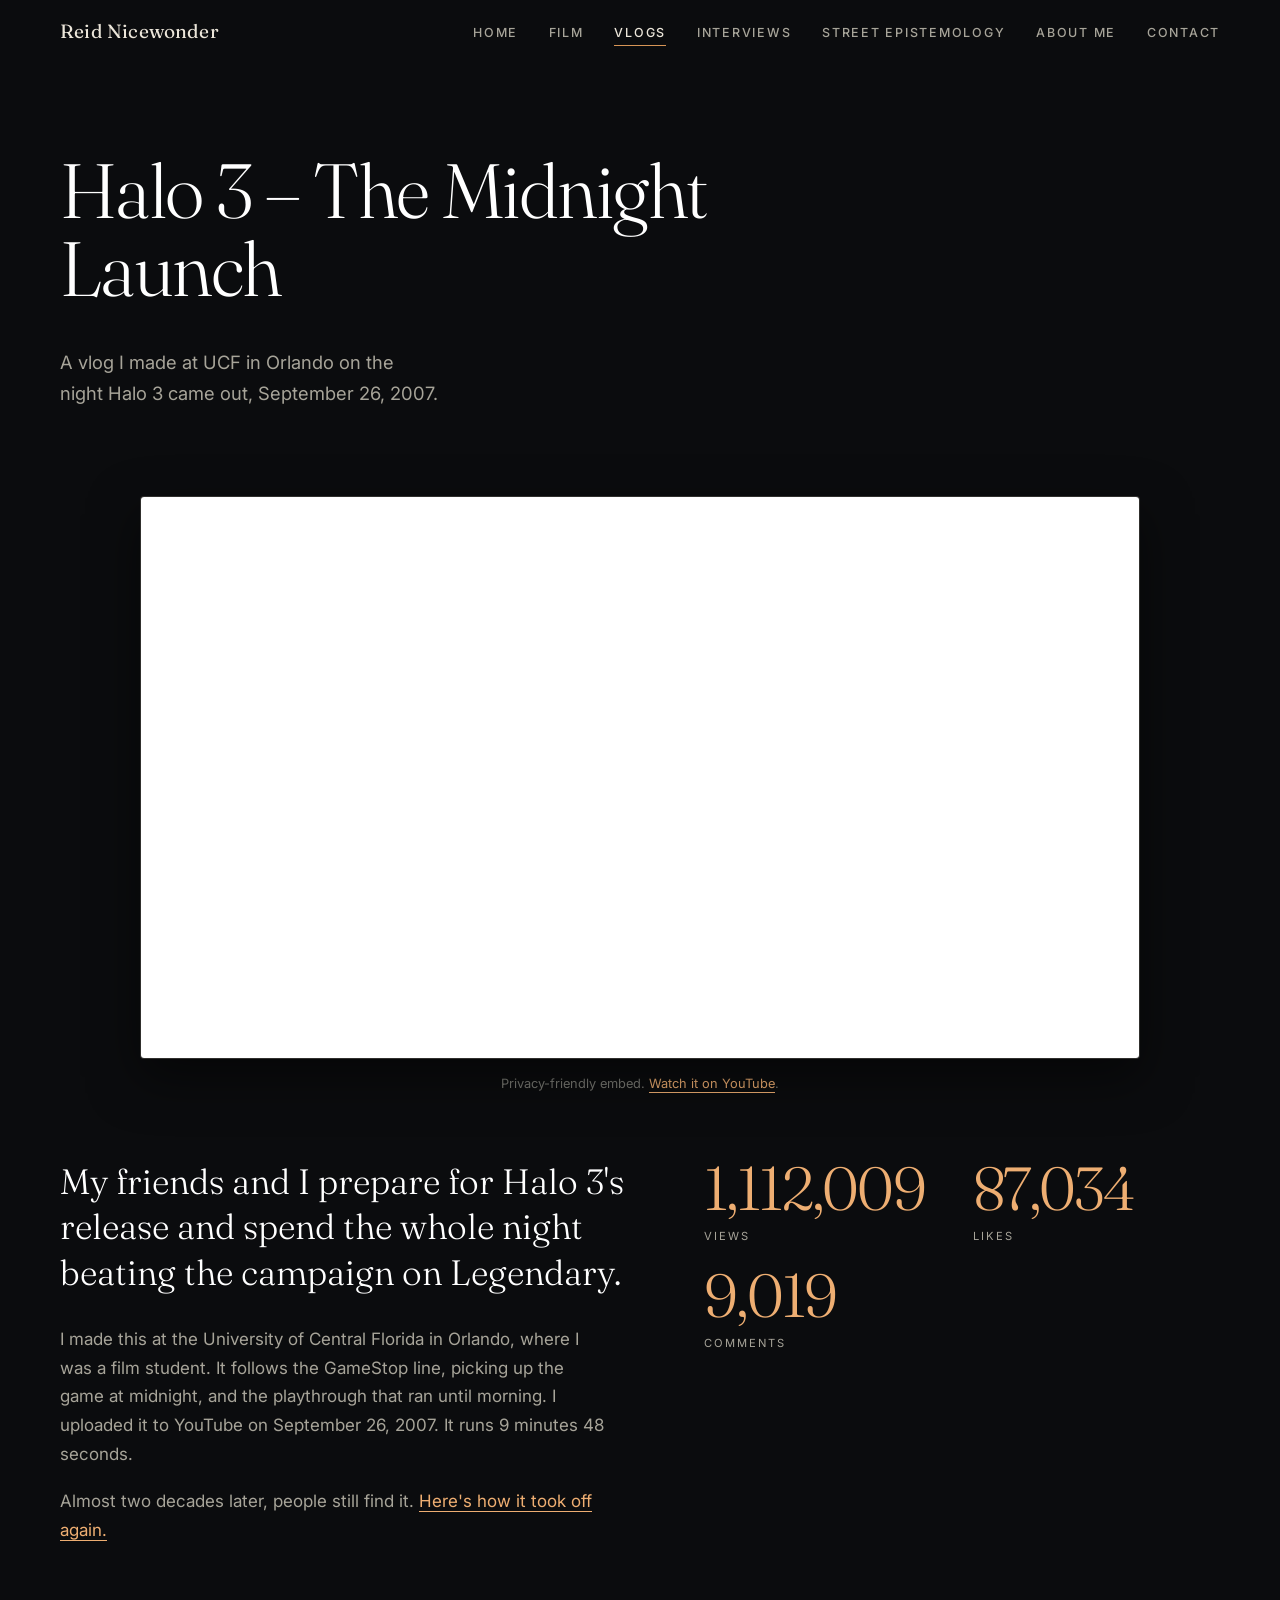
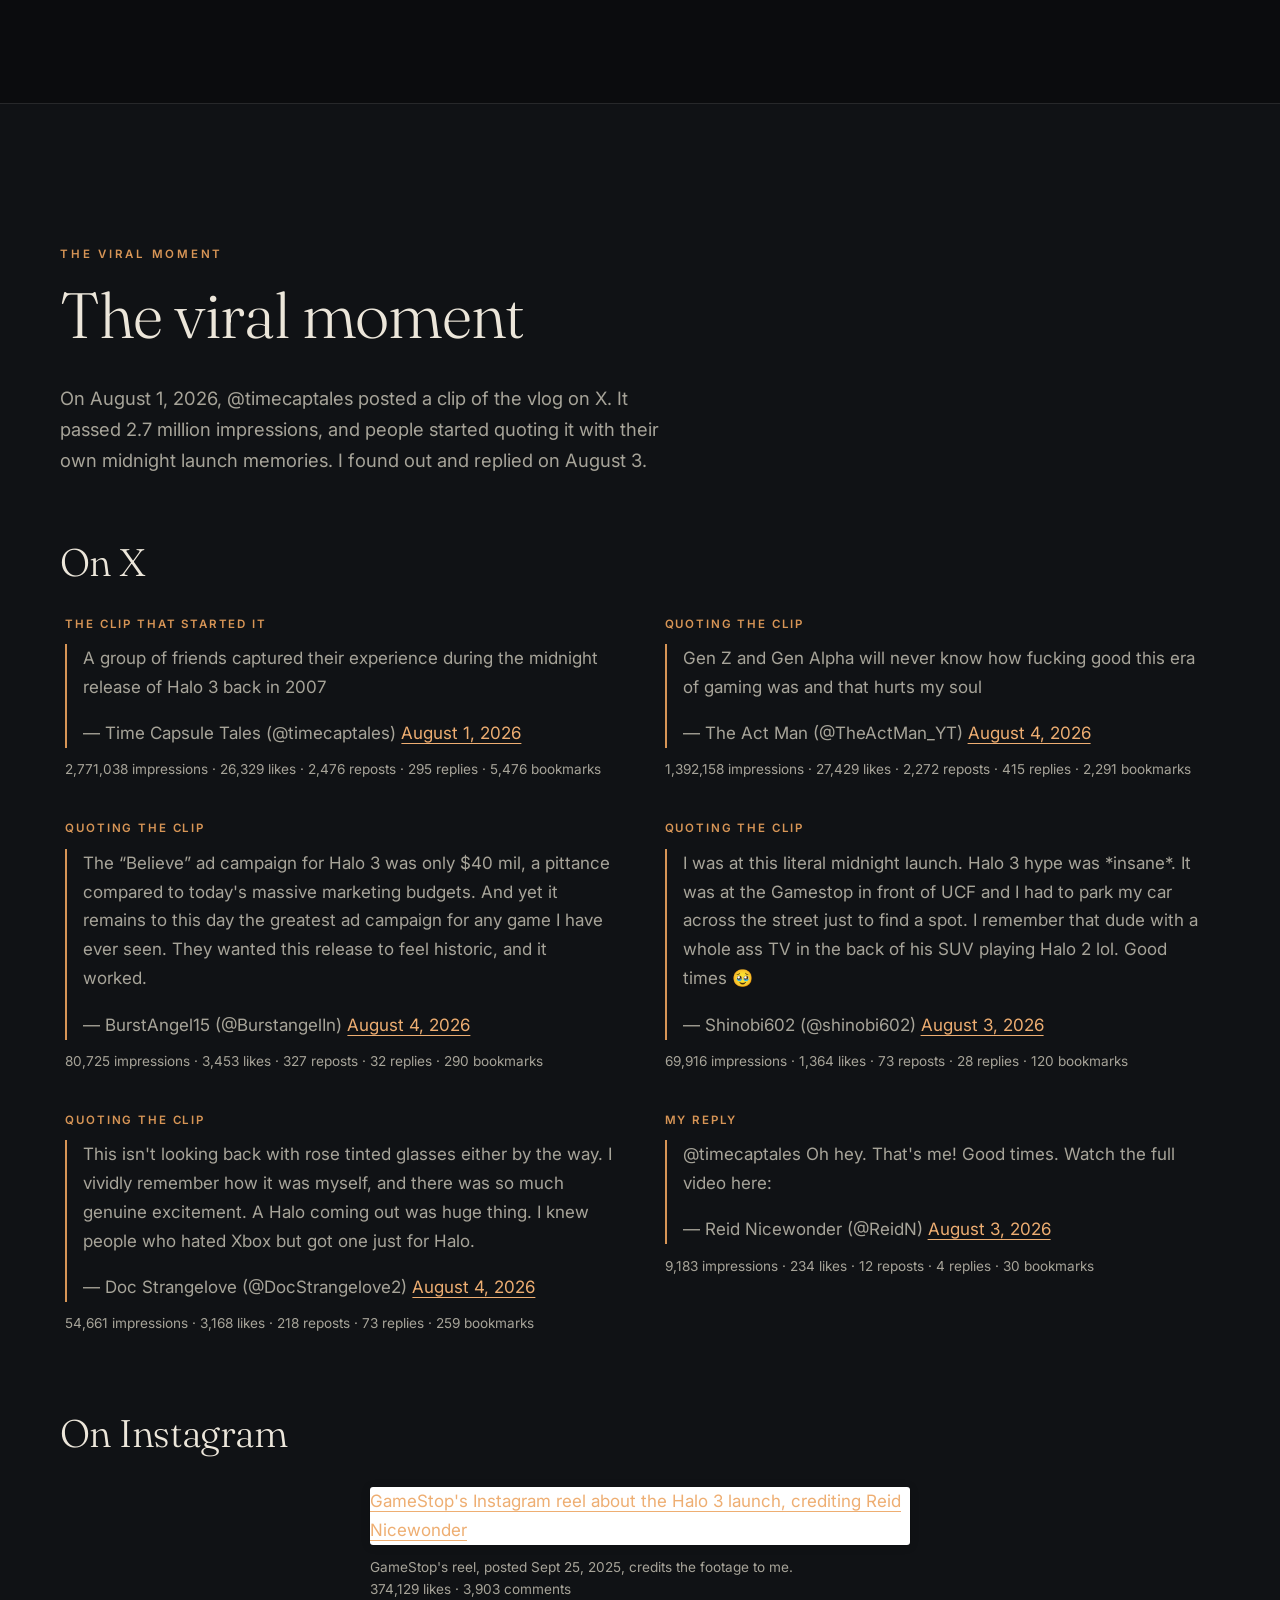
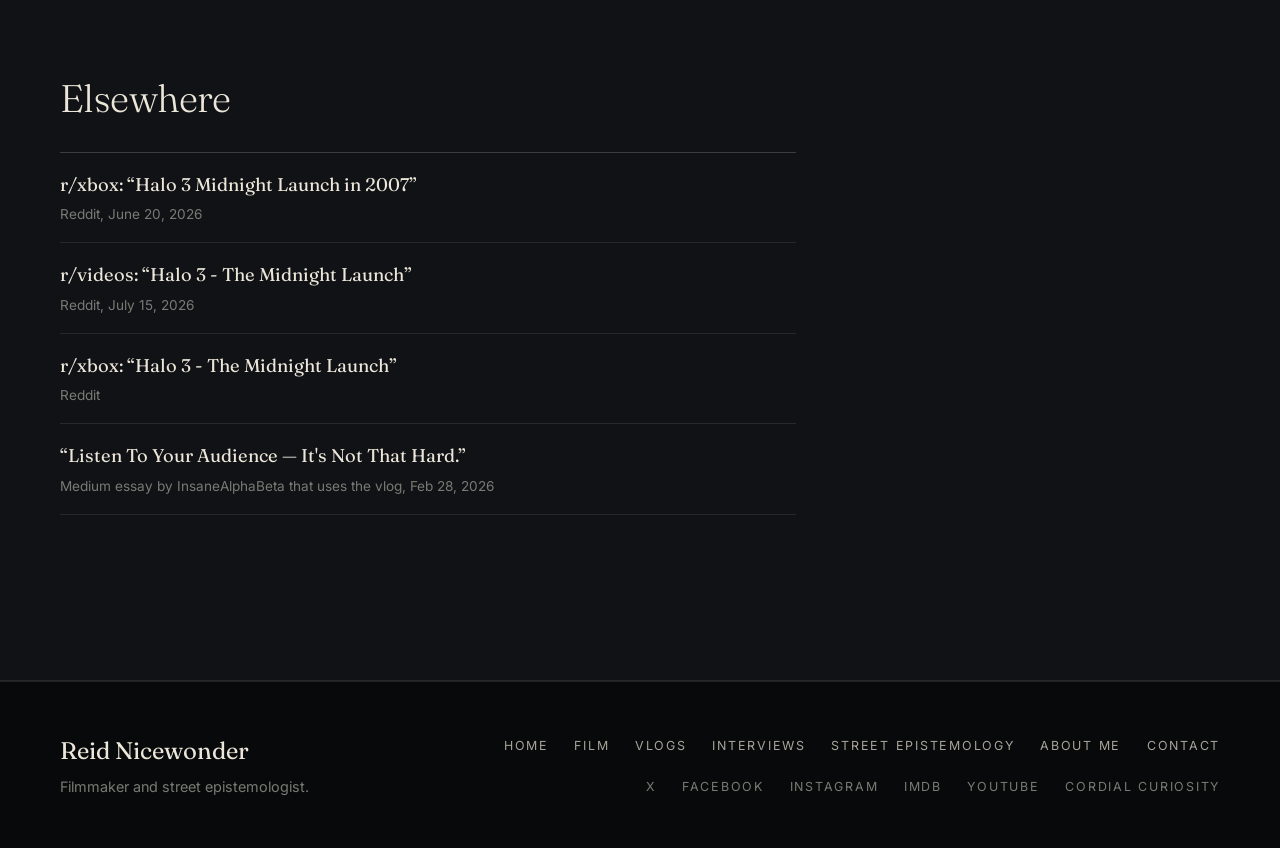
<file: halo3.html>
<!DOCTYPE html>
<html lang="en">
<head>
  <meta charset="utf-8">
  <meta name="viewport" content="width=device-width, initial-scale=1">
  <title>Halo 3 – The Midnight Launch | Reid Nicewonder</title>
  <meta name="description" content="Halo 3 – The Midnight Launch: Reid Nicewonder&#x27;s 2007 vlog from the Halo 3 launch night at UCF in Orlando, with over a million YouTube views, and how it went viral again on X and Instagram in 2026.">
  <meta name="author" content="Reid Nicewonder">
  <meta name="theme-color" content="#0b0c0e">
  <meta name="color-scheme" content="dark">

  <link rel="canonical" href="https://reidnicewonder.com/halo3.html">

  <!-- Open Graph / Twitter -->
  <meta property="og:type" content="website">
  <meta property="og:title" content="Halo 3 – The Midnight Launch | Reid Nicewonder">
  <meta property="og:description" content="My 2007 Halo 3 midnight launch vlog has over a million views, and it went viral again in 2026.">
  <meta property="og:url" content="https://reidnicewonder.com/halo3.html">
  <meta property="og:image" content="https://reidnicewonder.com/images/og-image.jpg">
  <meta property="og:image:width" content="1200">
  <meta property="og:image:height" content="630">
  <meta property="og:image:alt" content="Reid Nicewonder in a blue chambray shirt, arms crossed, in front of The Vessel in New York City">
  <meta name="twitter:card" content="summary_large_image">
  <meta name="twitter:title" content="Halo 3 – The Midnight Launch | Reid Nicewonder">
  <meta name="twitter:description" content="My 2007 Halo 3 midnight launch vlog has over a million views, and it went viral again in 2026.">
  <meta name="twitter:image" content="https://reidnicewonder.com/images/og-image.jpg">

  <link rel="icon" href="favicon.svg" type="image/svg+xml">
  <link rel="icon" href="favicon-32.png" sizes="32x32" type="image/png">
  <link rel="apple-touch-icon" href="apple-touch-icon.png">

  <link rel="preconnect" href="https://fonts.googleapis.com">
  <link rel="preconnect" href="https://fonts.gstatic.com" crossorigin>
  <link href="https://fonts.googleapis.com/css2?family=Fraunces:ital,opsz,wght@0,9..144,300;0,9..144,400;0,9..144,500;1,9..144,300;1,9..144,400&family=Inter:wght@400;500;600&display=swap" rel="stylesheet">
  <link rel="stylesheet" href="css/styles.css?v=7ae6f627">
  <script type="application/ld+json">
  {
    "@context": "https://schema.org",
    "@type": "VideoObject",
    "name": "Halo 3 – The Midnight Launch",
    "description": "My friends and I prepare for Halo 3's release and spend the whole night beating the campaign on Legendary. Location: UCF, Orlando, FL.",
    "thumbnailUrl": "https://reidnicewonder.com/images/vlogs/ZVkGtVJVYps.jpg",
    "uploadDate": "2007-09-26",
    "duration": "PT9M48S",
    "embedUrl": "https://www.youtube-nocookie.com/embed/ZVkGtVJVYps",
    "contentUrl": "https://www.youtube.com/watch?v=ZVkGtVJVYps",
    "author": { "@type": "Person", "name": "Reid Nicewonder", "url": "https://reidnicewonder.com/" }
  }
  </script>
  <script>document.documentElement.classList.add("js");</script>

</head>
<body>
  <a class="skip-link" href="#main">Skip to content</a>

  <header class="site-header" id="site-header">
    <div class="container nav">
      <a class="brand" href="index.html" aria-label="Reid Nicewonder, home">Reid Nicewonder</a>
      <button class="nav-toggle" type="button" aria-expanded="false" aria-controls="site-nav">
        <span class="nav-toggle-label">Menu</span>
        <span class="nav-toggle-bars" aria-hidden="true"></span>
      </button>
      <nav aria-label="Primary">
        <ul class="nav-links" id="site-nav">
          <li><a href="index.html">Home</a></li>
          <li><a href="film.html">Film</a></li>
          <li><a class="active" href="vlogs.html" aria-current="page">Vlogs</a></li>
          <li><a href="interviews.html">Interviews</a></li>
          <li><a href="https://cordialcuriosity.com/">Street Epistemology</a></li>
          <li><a href="about.html">About Me</a></li>
          <li><a href="contact.html">Contact</a></li>
        </ul>
      </nav>
    </div>
  </header>

  <main id="main">
  <section class="page-hero">
    <div class="container">
      <header class="section-head page-head reveal">
        
        <h1>Halo 3 – The Midnight Launch</h1>
      <p class="section-kicker">A vlog I made at UCF in Orlando on the night Halo 3 came out, September 26, 2007.</p>
      </header>
    </div>
  </section>

  <section class="section section-flush-top">
    <div class="container halo-page">
      <div class="video-frame reveal">
        <iframe src="https://www.youtube-nocookie.com/embed/ZVkGtVJVYps" title="Halo 3 – The Midnight Launch" loading="lazy" width="1280" height="720" allow="accelerometer; clipboard-write; encrypted-media; gyroscope; picture-in-picture; web-share" referrerpolicy="strict-origin-when-cross-origin" allowfullscreen></iframe>
      </div>
      <p class="video-alt fine reveal">Privacy-friendly embed. <a href="https://youtu.be/ZVkGtVJVYps" rel="noopener">Watch it on YouTube</a>.</p>

      <div class="halo-intro">
        <div class="reveal">
          <p class="bio">My friends and I prepare for Halo 3's release and spend the whole night beating the campaign on Legendary.</p>
          <p class="halo-text">I made this at the University of Central Florida in Orlando, where I was a film student. It follows the GameStop line, picking up the game at midnight, and the playthrough that ran until morning. I uploaded it to YouTube on September 26, 2007. It runs 9 minutes 48 seconds.</p>
          <p class="halo-text">Almost two decades later, people still find it. <a href="#viral">Here's how it took off again.</a></p>
        </div>
        <div class="reveal">
          <ul class="stats">
            <li><strong>1,112,009</strong><span>views</span></li>
            <li><strong>87,034</strong><span>likes</span></li>
            <li><strong>9,019</strong><span>comments</span></li>
          </ul>
        </div>
      </div>
    </div>
  </section>

  <section class="section section-alt" id="viral" aria-labelledby="viral-title">
    <div class="container">
      <header class="section-head reveal">
        <p class="eyebrow">The viral moment</p>
        <h2 id="viral-title">The viral moment</h2>
        <p class="section-kicker">On August 1, 2026, @timecaptales posted a clip of the vlog on X. It passed 2.7 million impressions, and people started quoting it with their own midnight launch memories. I found out and replied on August 3.</p>
      </header>

      <h3 class="sub-head reveal">On X</h3>
      <div class="xpost-grid">
        <figure class="xpost reveal">
          <p class="xpost-role">The clip that started it</p>
          <blockquote class="twitter-tweet" data-theme="dark" data-dnt="true"><p lang="en" dir="ltr">A group of friends captured their experience during the midnight release of Halo 3 back in 2007</p>&mdash; Time Capsule Tales (@timecaptales) <a href="https://x.com/timecaptales/status/2083664819215888636">August 1, 2026</a></blockquote>
          <figcaption class="xpost-stats">2,771,038 impressions &middot; 26,329 likes &middot; 2,476 reposts &middot; 295 replies &middot; 5,476 bookmarks</figcaption>
        </figure>
        <figure class="xpost reveal">
          <p class="xpost-role">Quoting the clip</p>
          <blockquote class="twitter-tweet" data-theme="dark" data-dnt="true"><p lang="en" dir="ltr">Gen Z and Gen Alpha will never know how fucking good this era of gaming was and that hurts my soul</p>&mdash; The Act Man (@TheActMan_YT) <a href="https://x.com/TheActMan_YT/status/2084571624272228760">August 4, 2026</a></blockquote>
          <figcaption class="xpost-stats">1,392,158 impressions &middot; 27,429 likes &middot; 2,272 reposts &middot; 415 replies &middot; 2,291 bookmarks</figcaption>
        </figure>
        <figure class="xpost reveal">
          <p class="xpost-role">Quoting the clip</p>
          <blockquote class="twitter-tweet" data-theme="dark" data-dnt="true"><p lang="en" dir="ltr">The “Believe” ad campaign for Halo 3 was only $40 mil, a pittance compared to today&#x27;s massive marketing budgets. And yet it remains to this day the greatest ad campaign for any game I have ever seen. They wanted this release to feel historic, and it worked.</p>&mdash; BurstAngel15 (@BurstangelIn) <a href="https://x.com/BurstangelIn/status/2084651965267468360">August 4, 2026</a></blockquote>
          <figcaption class="xpost-stats">80,725 impressions &middot; 3,453 likes &middot; 327 reposts &middot; 32 replies &middot; 290 bookmarks</figcaption>
        </figure>
        <figure class="xpost reveal">
          <p class="xpost-role">Quoting the clip</p>
          <blockquote class="twitter-tweet" data-theme="dark" data-dnt="true"><p lang="en" dir="ltr">I was at this literal midnight launch. Halo 3 hype was *insane*. It was at the Gamestop in front of UCF and I had to park my car across the street just to find a spot. I remember that dude with a whole ass TV in the back of his SUV playing Halo 2 lol. Good times 🥹</p>&mdash; Shinobi602 (@shinobi602) <a href="https://x.com/shinobi602/status/2084301407541166354">August 3, 2026</a></blockquote>
          <figcaption class="xpost-stats">69,916 impressions &middot; 1,364 likes &middot; 73 reposts &middot; 28 replies &middot; 120 bookmarks</figcaption>
        </figure>
        <figure class="xpost reveal">
          <p class="xpost-role">Quoting the clip</p>
          <blockquote class="twitter-tweet" data-theme="dark" data-dnt="true"><p lang="en" dir="ltr">This isn&#x27;t looking back with rose tinted glasses either by the way. I vividly remember how it was myself, and there was so much genuine excitement. A Halo coming out was huge thing. I knew people who hated Xbox but got one just for Halo.</p>&mdash; Doc Strangelove (@DocStrangelove2) <a href="https://x.com/DocStrangelove2/status/2084521931227742292">August 4, 2026</a></blockquote>
          <figcaption class="xpost-stats">54,661 impressions &middot; 3,168 likes &middot; 218 reposts &middot; 73 replies &middot; 259 bookmarks</figcaption>
        </figure>
        <figure class="xpost reveal">
          <p class="xpost-role">My reply</p>
          <blockquote class="twitter-tweet" data-theme="dark" data-dnt="true" data-conversation="none"><p lang="en" dir="ltr">@timecaptales Oh hey. That&#x27;s me! Good times. Watch the full video here:</p>&mdash; Reid Nicewonder (@ReidN) <a href="https://x.com/ReidN/status/2084376095759987087">August 3, 2026</a></blockquote>
          <figcaption class="xpost-stats">9,183 impressions &middot; 234 likes &middot; 12 reposts &middot; 4 replies &middot; 30 bookmarks</figcaption>
        </figure>
      </div>

      <h3 class="sub-head reveal">On Instagram</h3>
      <div class="ig-wrap reveal">
        <blockquote class="instagram-media" data-instgrm-permalink="https://www.instagram.com/reel/DPCRopbkqCk/" data-instgrm-version="14" style="background:#FFF; border:0; border-radius:3px; box-shadow:0 0 1px 0 rgba(0,0,0,0.5),0 1px 10px 0 rgba(0,0,0,0.15); margin:1px; max-width:540px; min-width:280px; padding:0; width:99.375%;"><a href="https://www.instagram.com/reel/DPCRopbkqCk/" target="_blank" rel="noopener">GameStop's Instagram reel about the Halo 3 launch, crediting Reid Nicewonder</a></blockquote>
        <p class="xpost-stats">GameStop's reel, posted Sept 25, 2025, credits the footage to me.<br>374,129 likes &middot; 3,903 comments</p>
      </div>

      <h3 class="sub-head reveal">Elsewhere</h3>
      <ul class="coverage reveal">
        <li><a href="https://www.reddit.com/r/xbox/comments/1uaymno/halo_3_midnight_launch_in_2007/" rel="noopener">r/xbox: “Halo 3 Midnight Launch in 2007”</a><span>Reddit, June 20, 2026</span></li>
        <li><a href="https://www.reddit.com/r/videos/comments/1ux9a9o/halo_3_the_midnight_launch/" rel="noopener">r/videos: “Halo 3 - The Midnight Launch”</a><span>Reddit, July 15, 2026</span></li>
        <li><a href="https://www.reddit.com/r/xbox/comments/1oflcu6/halo_3_the_midnight_launch/" rel="noopener">r/xbox: “Halo 3 - The Midnight Launch”</a><span>Reddit</span></li>
        <li><a href="https://medium.com/@InsaneAlphaBeta/listen-to-your-audience-its-not-that-hard-ffb384b77654" rel="noopener">“Listen To Your Audience — It's Not That Hard.”</a><span>Medium essay by InsaneAlphaBeta that uses the vlog, Feb 28, 2026</span></li>
      </ul>
    </div>
  </section>
  </main>

  <footer class="site-footer">
    <div class="container footer-inner">
      <div>
        <div class="footer-brand">Reid Nicewonder</div>
        <p class="footer-note">Filmmaker and street epistemologist.</p>
      </div>
      <nav aria-label="Footer" class="footer-nav">
        <ul class="footer-links">
          <li><a href="index.html">Home</a></li>
          <li><a href="film.html">Film</a></li>
          <li><a href="vlogs.html">Vlogs</a></li>
          <li><a href="interviews.html">Interviews</a></li>
          <li><a href="https://cordialcuriosity.com/">Street Epistemology</a></li>
          <li><a href="about.html">About Me</a></li>
          <li><a href="contact.html">Contact</a></li>
        </ul>
        <ul class="footer-links footer-social">
          <li><a href="https://x.com/ReidN" rel="me noopener">X</a></li>
          <li><a href="https://www.facebook.com/reidn" rel="me noopener">Facebook</a></li>
          <li><a href="https://www.instagram.com/reidn" rel="me noopener">Instagram</a></li>
          <li><a href="https://www.imdb.com/name/nm3279500/" rel="me noopener">IMDb</a></li>
          <li><a href="https://www.youtube.com/@ReidNicewonder" rel="me noopener">YouTube</a></li>
          <li><a href="https://cordialcuriosity.substack.com/" rel="noopener">Cordial Curiosity</a></li>
        </ul>
      </nav>
    </div>
  </footer>
  <script src="js/main.js?v=07c07661" defer></script>
  <script async src="https://platform.twitter.com/widgets.js" charset="utf-8"></script>
  <script async src="https://www.instagram.com/embed.js"></script>
</body>
</html>
</file>
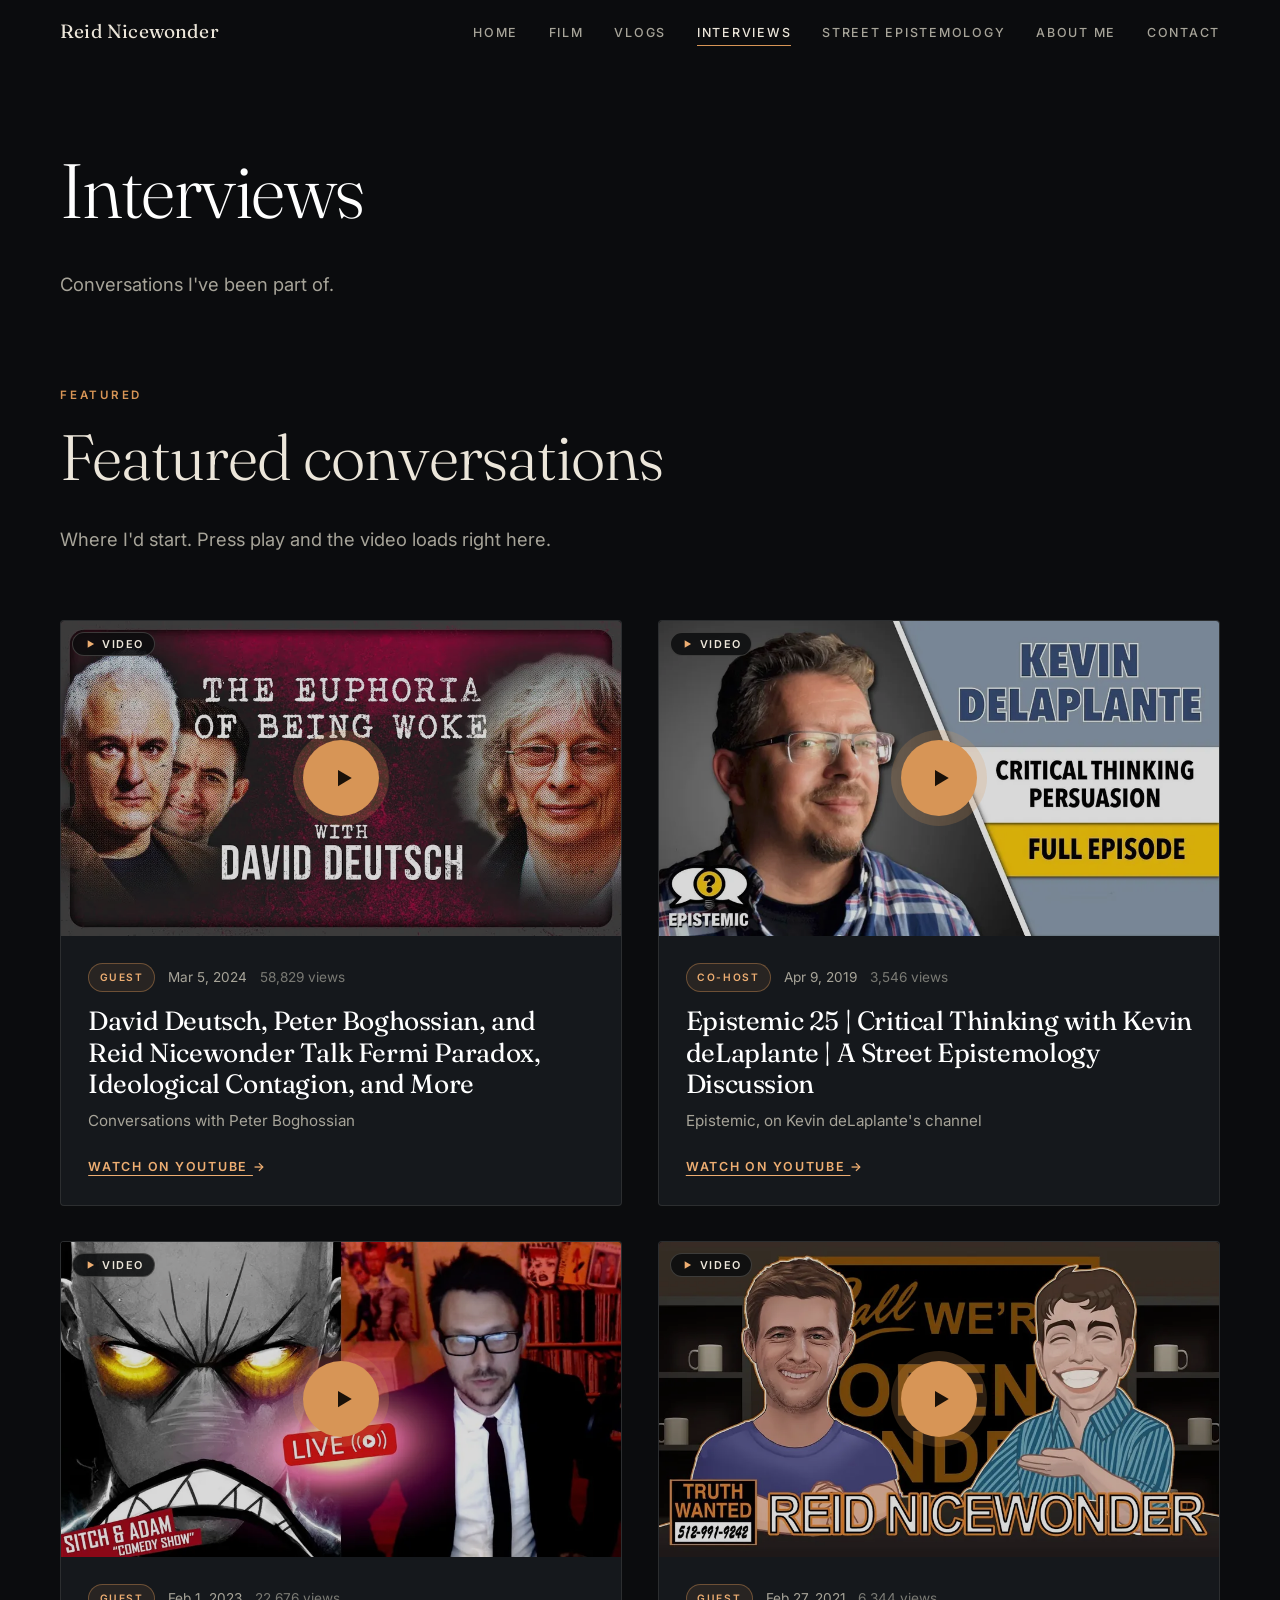
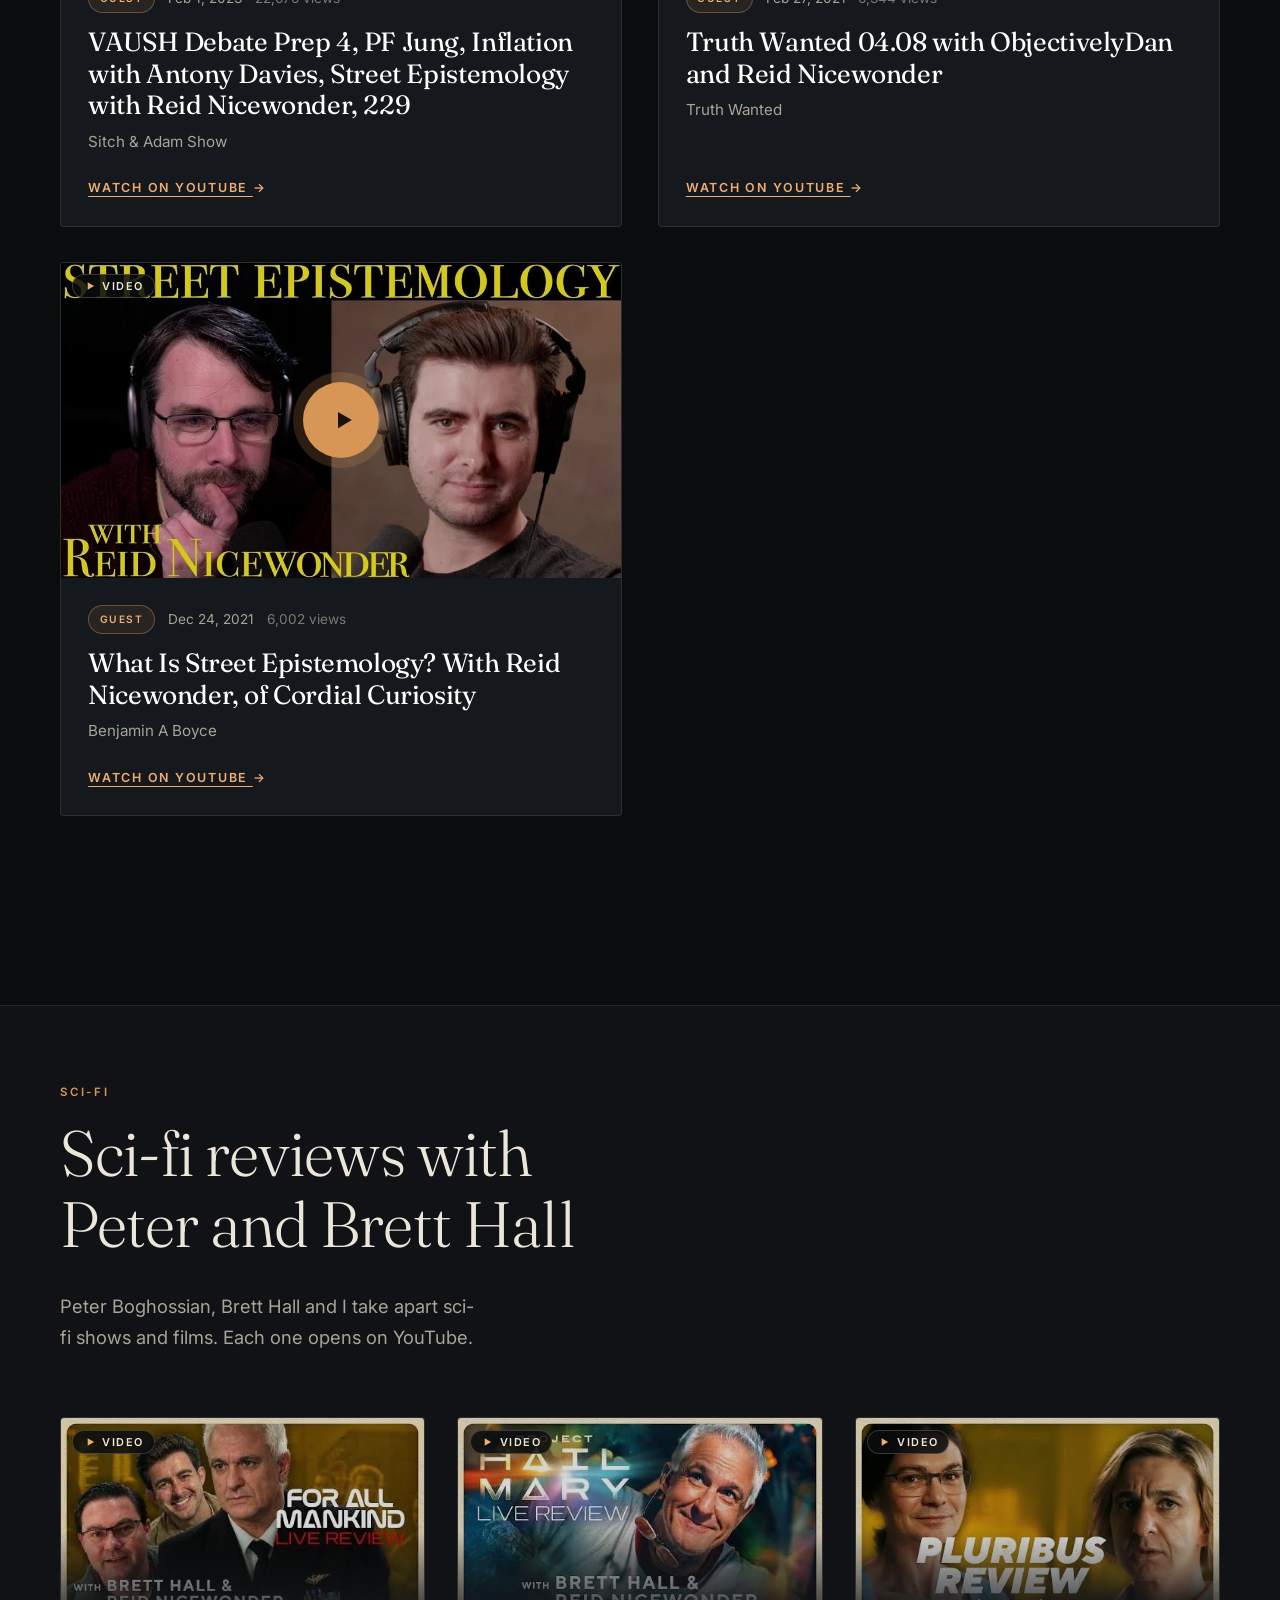
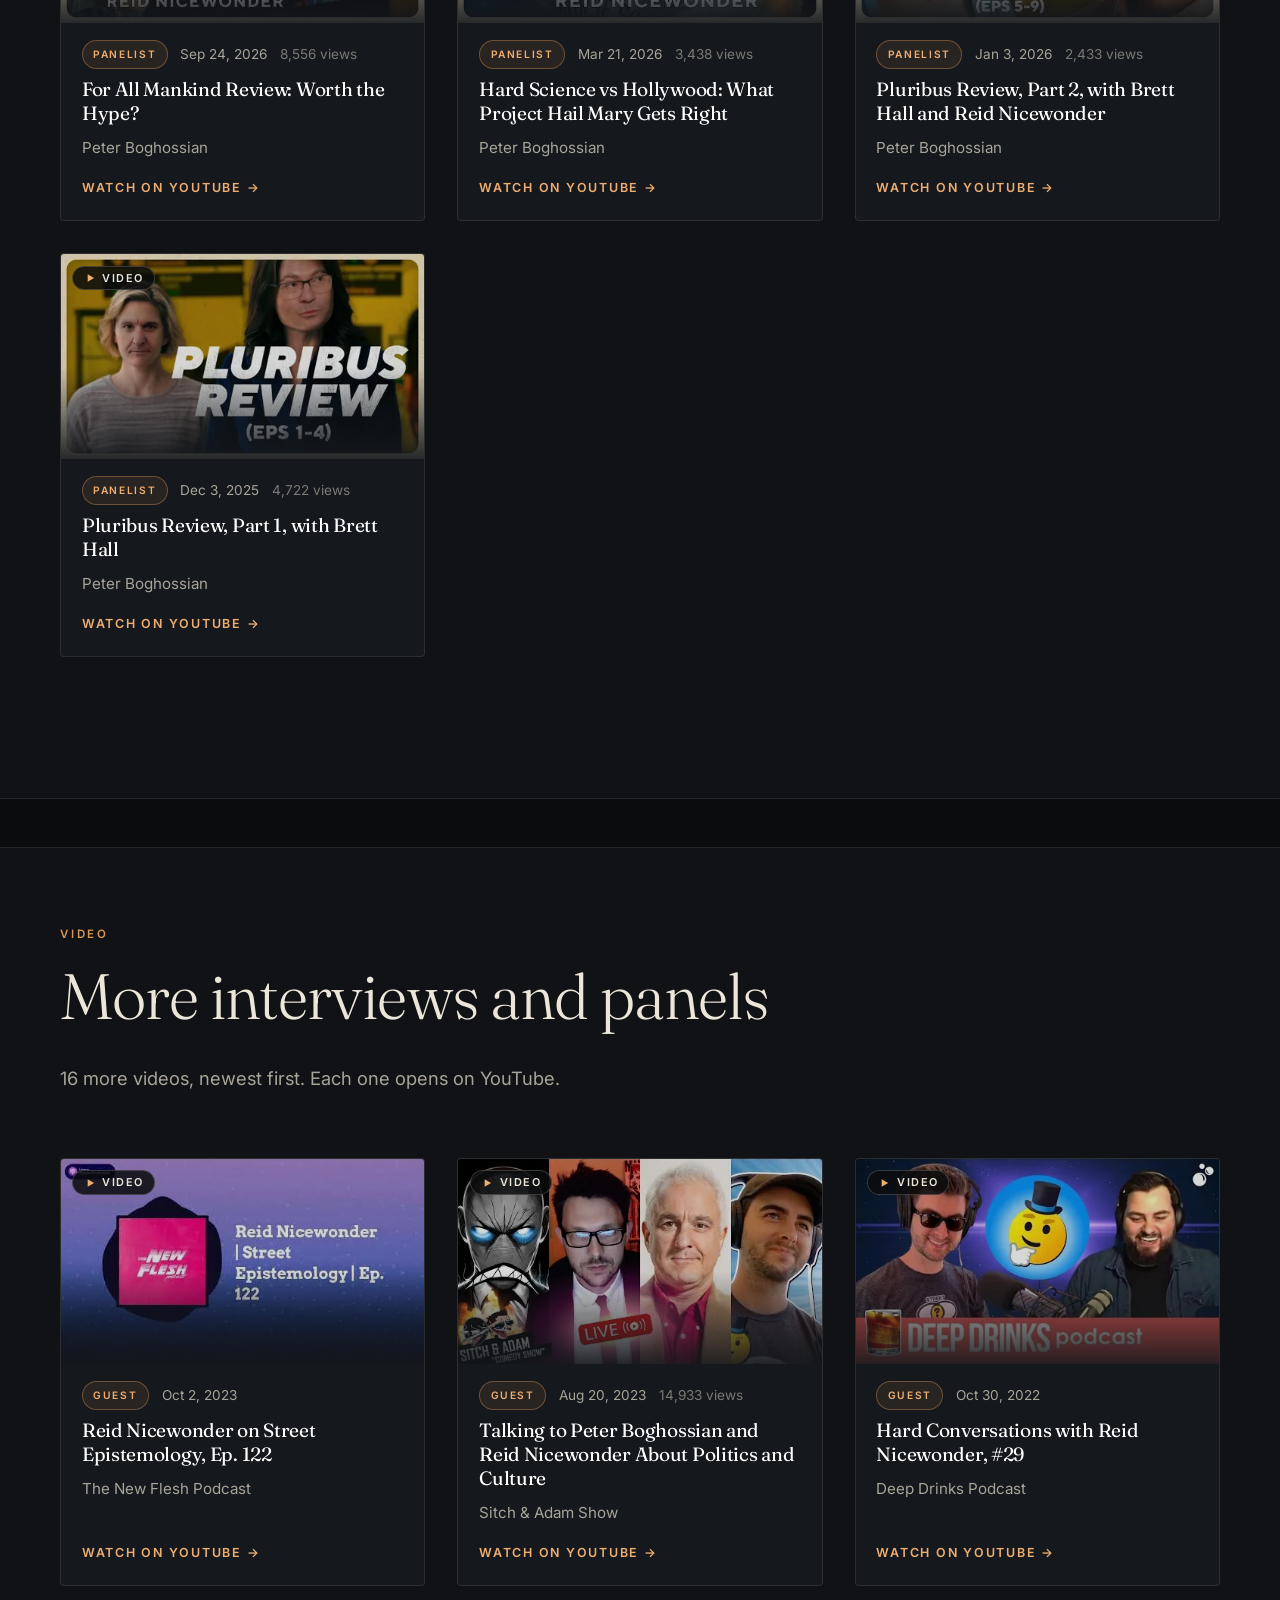
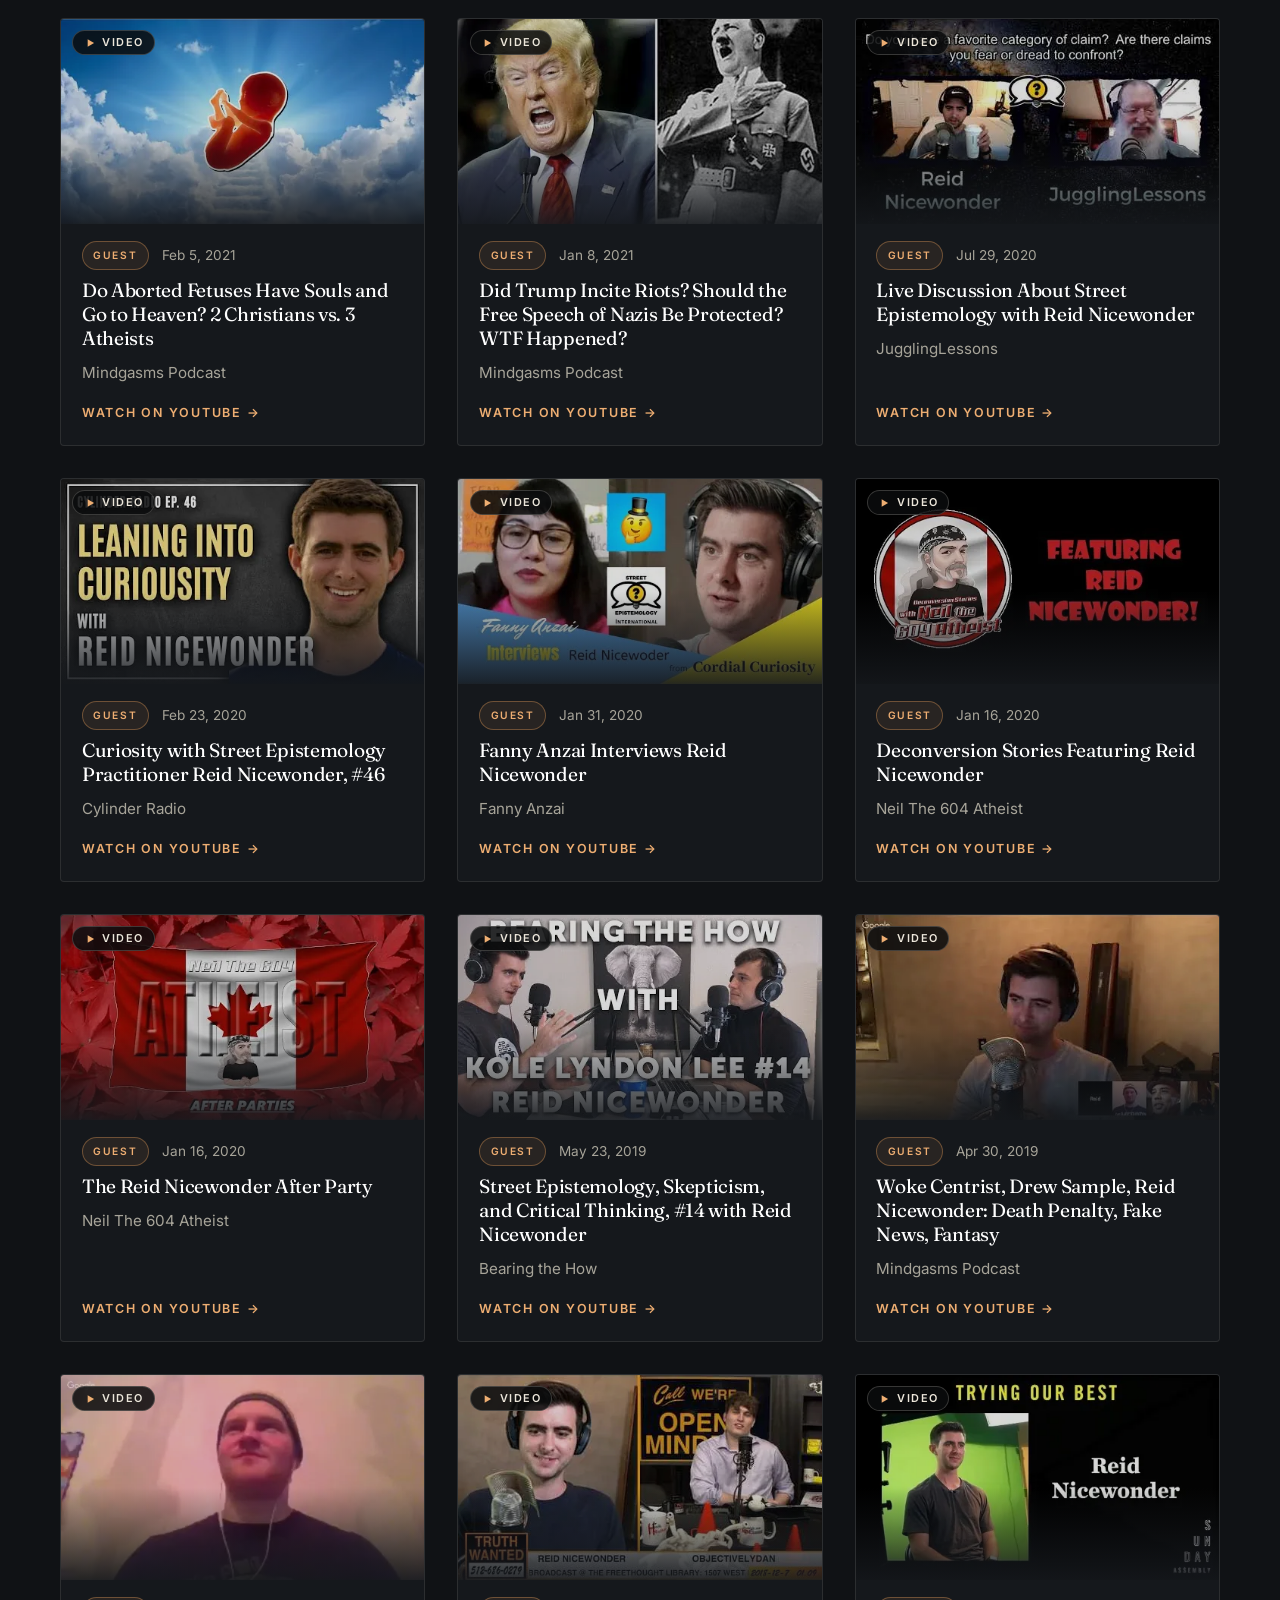
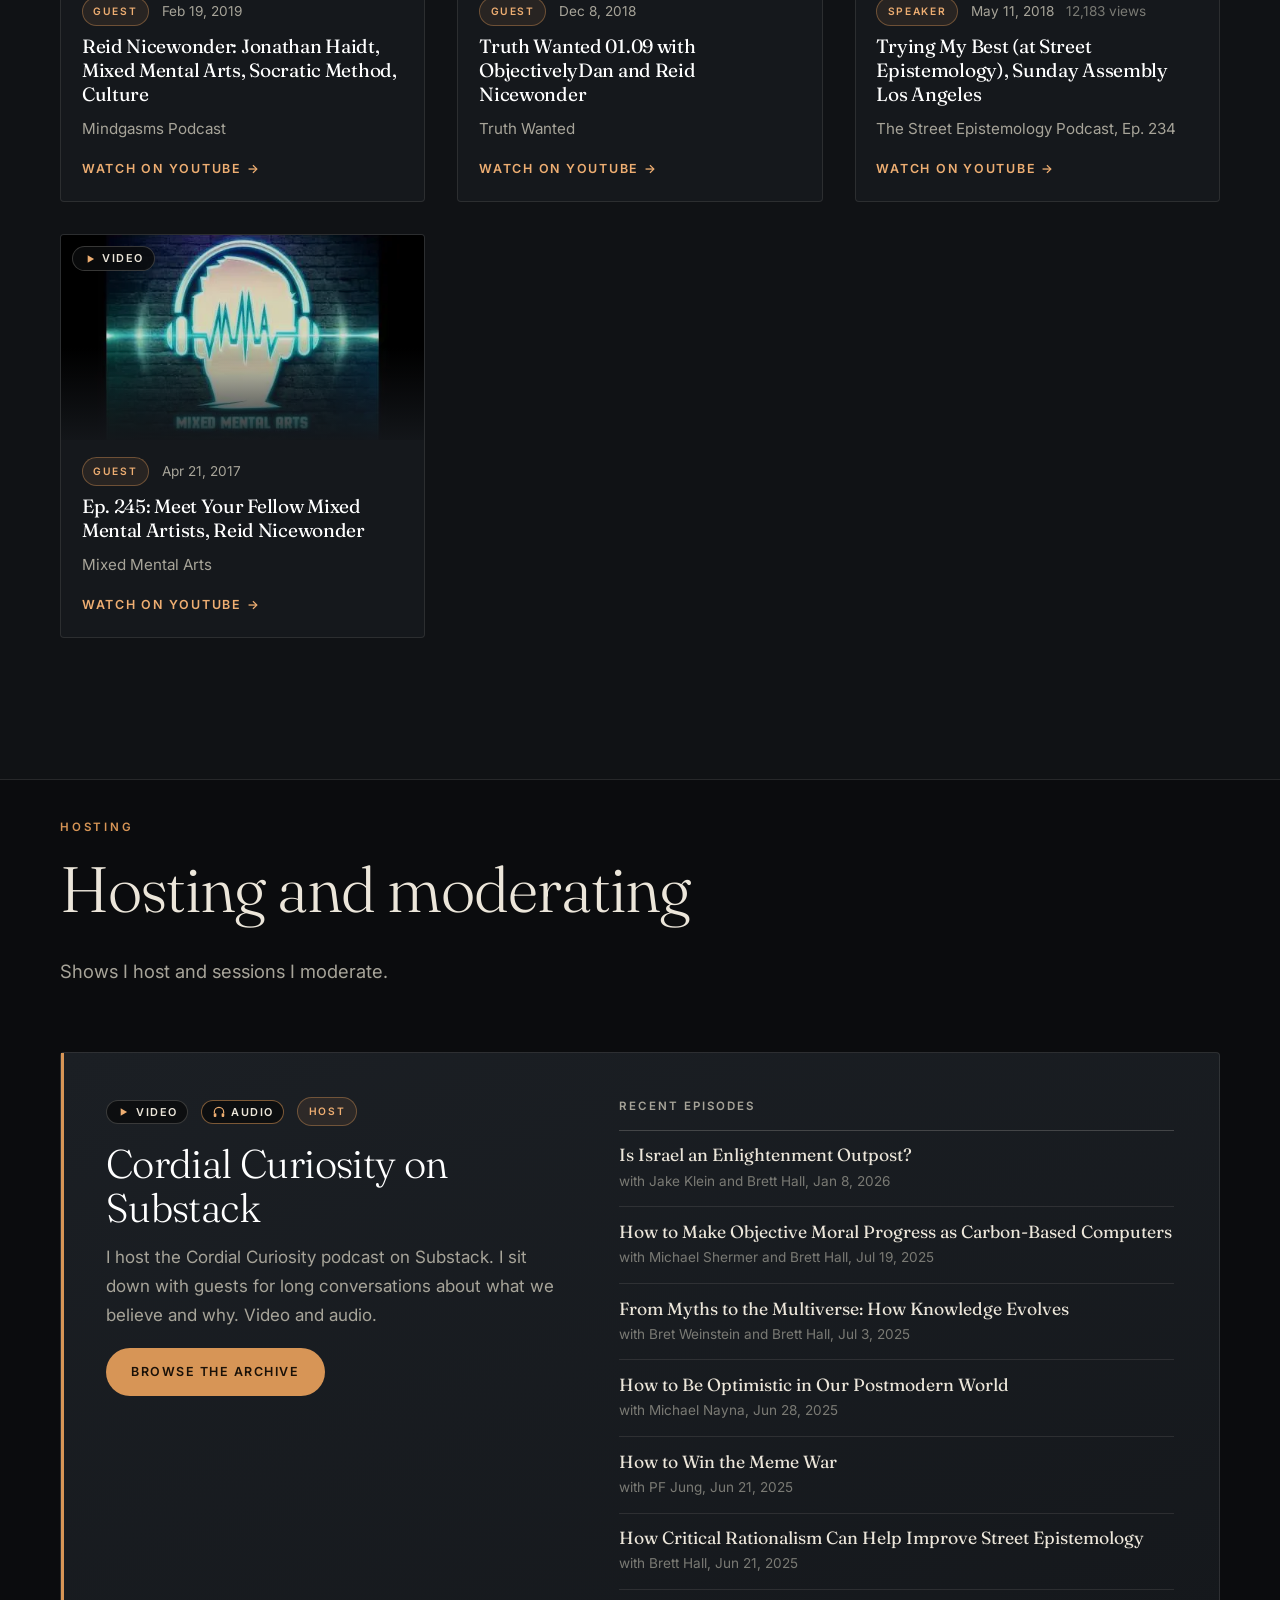
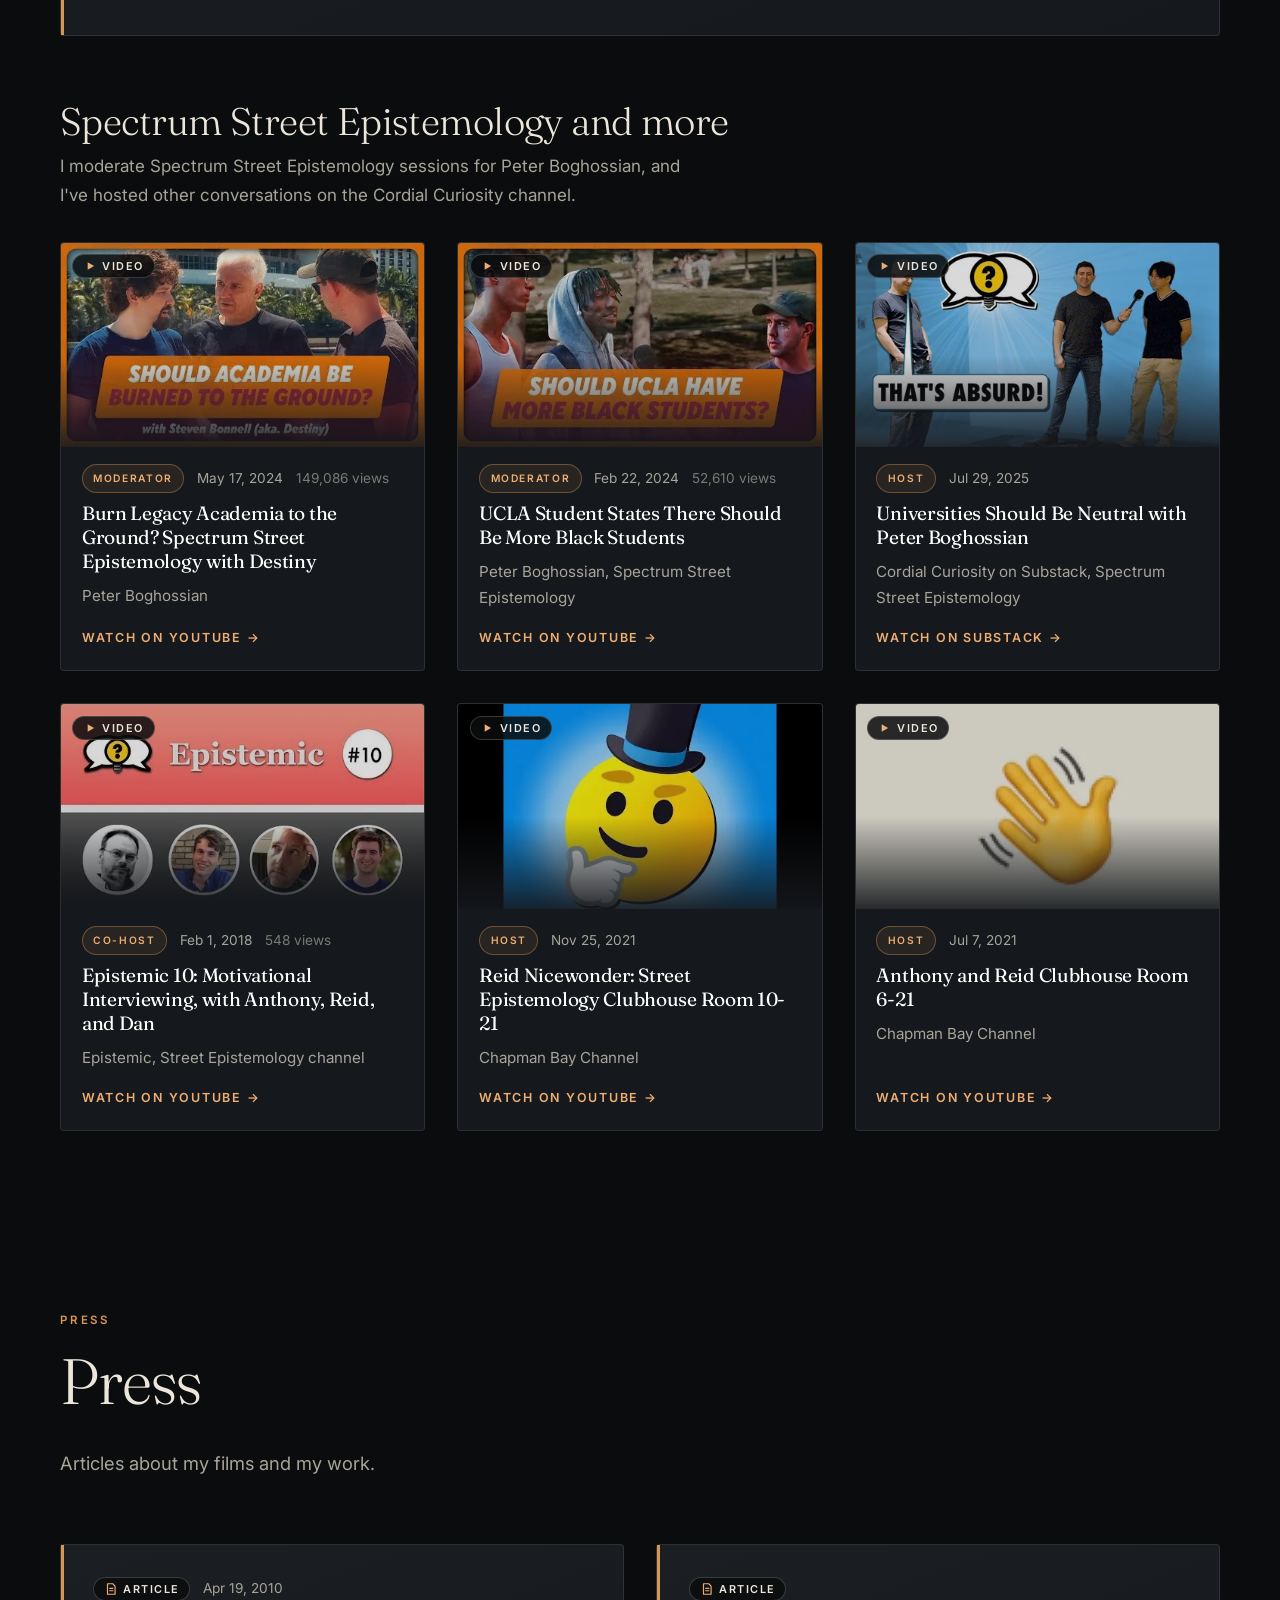
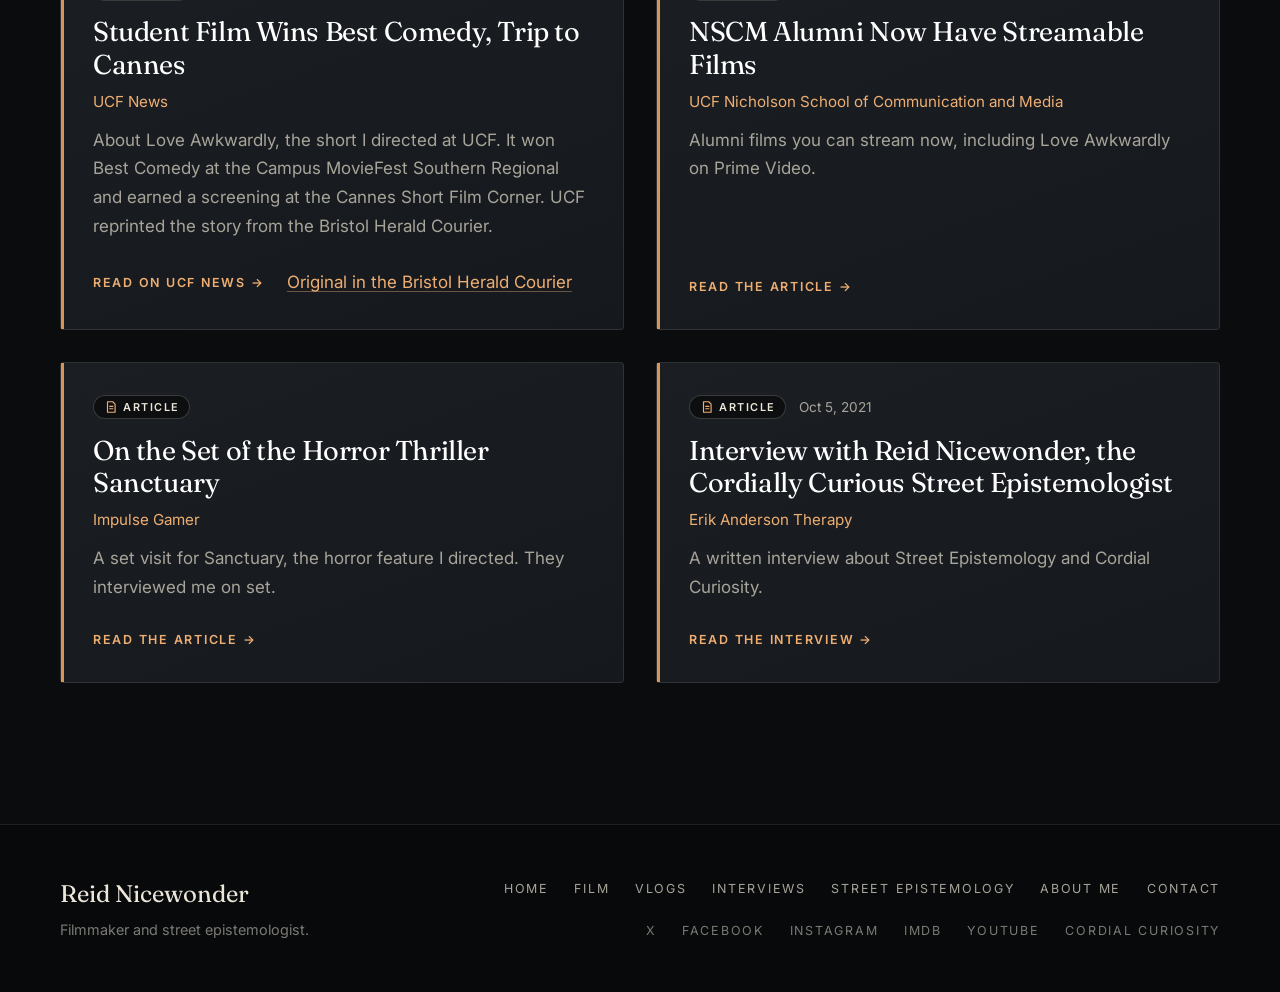
<file: interviews.html>
<!DOCTYPE html>
<html lang="en">
<head>
  <meta charset="utf-8">
  <meta name="viewport" content="width=device-width, initial-scale=1">
  <title>Interviews | Reid Nicewonder</title>
  <meta name="description" content="Interviews, panels, podcasts, and press featuring Reid Nicewonder: conversations on Street Epistemology, film, and Cordial Curiosity, with Peter Boghossian, David Deutsch, Aaron Rabinowitz, and more.">
  <meta name="author" content="Reid Nicewonder">
  <meta name="theme-color" content="#0b0c0e">
  <meta name="color-scheme" content="dark">

  <link rel="canonical" href="https://reidnicewonder.com/interviews.html">

  <!-- Open Graph / Twitter -->
  <meta property="og:type" content="website">
  <meta property="og:title" content="Interviews | Reid Nicewonder">
  <meta property="og:description" content="Conversations I&#x27;ve been part of: interviews, panels, and podcasts on Street Epistemology and film, plus the Spectrum Street Epistemology sessions I moderate.">
  <meta property="og:url" content="https://reidnicewonder.com/interviews.html">
  <meta property="og:image" content="https://reidnicewonder.com/images/og-image.jpg">
  <meta property="og:image:width" content="1200">
  <meta property="og:image:height" content="630">
  <meta property="og:image:alt" content="Reid Nicewonder in a blue chambray shirt, arms crossed, in front of The Vessel in New York City">
  <meta name="twitter:card" content="summary_large_image">
  <meta name="twitter:title" content="Interviews | Reid Nicewonder">
  <meta name="twitter:description" content="Conversations I&#x27;ve been part of: interviews, panels, and podcasts on Street Epistemology and film, plus the Spectrum Street Epistemology sessions I moderate.">
  <meta name="twitter:image" content="https://reidnicewonder.com/images/og-image.jpg">

  <link rel="icon" href="favicon.svg" type="image/svg+xml">
  <link rel="icon" href="favicon-32.png" sizes="32x32" type="image/png">
  <link rel="apple-touch-icon" href="apple-touch-icon.png">

  <link rel="preconnect" href="https://fonts.googleapis.com">
  <link rel="preconnect" href="https://fonts.gstatic.com" crossorigin>
  <link href="https://fonts.googleapis.com/css2?family=Fraunces:ital,opsz,wght@0,9..144,300;0,9..144,400;0,9..144,500;1,9..144,300;1,9..144,400&family=Inter:wght@400;500;600&display=swap" rel="stylesheet">
  <link rel="stylesheet" href="css/styles.css?v=7ae6f627">
  <script>document.documentElement.classList.add("js");</script>

</head>
<body>
  <a class="skip-link" href="#main">Skip to content</a>

  <header class="site-header" id="site-header">
    <div class="container nav">
      <a class="brand" href="index.html" aria-label="Reid Nicewonder, home">Reid Nicewonder</a>
      <button class="nav-toggle" type="button" aria-expanded="false" aria-controls="site-nav">
        <span class="nav-toggle-label">Menu</span>
        <span class="nav-toggle-bars" aria-hidden="true"></span>
      </button>
      <nav aria-label="Primary">
        <ul class="nav-links" id="site-nav">
          <li><a href="index.html">Home</a></li>
          <li><a href="film.html">Film</a></li>
          <li><a href="vlogs.html">Vlogs</a></li>
          <li><a class="active" href="interviews.html" aria-current="page">Interviews</a></li>
          <li><a href="https://cordialcuriosity.com/">Street Epistemology</a></li>
          <li><a href="about.html">About Me</a></li>
          <li><a href="contact.html">Contact</a></li>
        </ul>
      </nav>
    </div>
  </header>

  <main id="main">
  <section class="page-hero">
    <div class="container">
      <header class="section-head page-head reveal">
        
        <h1>Interviews</h1>
      <p class="section-kicker">Conversations I've been part of.</p>
      </header>
    </div>
  </section>

  <section class="section section-flush-top" aria-labelledby="iv-feat-title">
    <div class="container">
      <header class="section-head reveal">
        <p class="eyebrow">Featured</p>
        <h2 id="iv-feat-title">Featured conversations</h2>
        <p class="section-kicker">Where I'd start. Press play and the video loads right here.</p>
      </header>
      <div class="iv-feature-grid">
        <article class="iv-feature reveal">
          <div class="yt-lite" data-yt="qPvTbftn-xY" data-title="David Deutsch, Peter Boghossian, and Reid Nicewonder Talk Fermi Paradox, Ideological Contagion, and More">
            <a class="yt-btn" href="https://www.youtube.com/watch?v=qPvTbftn-xY" rel="noopener">
              <picture>
                <source type="image/webp" srcset="images/interviews/qPvTbftn-xY-960.webp">
                <img src="images/interviews/qPvTbftn-xY-960.jpg" alt="" width="960" height="540" loading="lazy" decoding="async">
              </picture>
              <span class="kind kind-video"><svg viewBox="0 0 24 24" width="14" height="14" aria-hidden="true"><path d="M8 5.5v13l11-6.5z" fill="currentColor"/></svg><span>Video</span></span>
              <span class="play" aria-hidden="true"><svg viewBox="0 0 24 24" width="28" height="28"><path d="M8 5.5v13l11-6.5z" fill="currentColor"/></svg></span>
              <span class="sr-only">Play video: David Deutsch, Peter Boghossian, and Reid Nicewonder Talk Fermi Paradox, Ideological Contagion, and More</span>
            </a>
          </div>
          <div class="iv-feature-body">
            <div class="card-meta"><span class="role">Guest</span><time datetime="2024-03-05">Mar 5, 2024</time><span class="iv-views">58,829 views</span></div>
            <h3>David Deutsch, Peter Boghossian, and Reid Nicewonder Talk Fermi Paradox, Ideological Contagion, and More</h3>
            <p class="iv-show">Conversations with Peter Boghossian</p>
            <a class="card-link" href="https://www.youtube.com/watch?v=qPvTbftn-xY" rel="noopener">Watch on YouTube <i aria-hidden="true">→</i></a>
          </div>
        </article>
        <article class="iv-feature reveal">
          <div class="yt-lite" data-yt="rHQYHUksJFk" data-title="Epistemic 25 | Critical Thinking with Kevin deLaplante | A Street Epistemology Discussion">
            <a class="yt-btn" href="https://www.youtube.com/watch?v=rHQYHUksJFk" rel="noopener">
              <picture>
                <source type="image/webp" srcset="images/interviews/rHQYHUksJFk-960.webp">
                <img src="images/interviews/rHQYHUksJFk-960.jpg" alt="" width="960" height="540" loading="lazy" decoding="async">
              </picture>
              <span class="kind kind-video"><svg viewBox="0 0 24 24" width="14" height="14" aria-hidden="true"><path d="M8 5.5v13l11-6.5z" fill="currentColor"/></svg><span>Video</span></span>
              <span class="play" aria-hidden="true"><svg viewBox="0 0 24 24" width="28" height="28"><path d="M8 5.5v13l11-6.5z" fill="currentColor"/></svg></span>
              <span class="sr-only">Play video: Epistemic 25 | Critical Thinking with Kevin deLaplante | A Street Epistemology Discussion</span>
            </a>
          </div>
          <div class="iv-feature-body">
            <div class="card-meta"><span class="role">Co-host</span><time datetime="2019-04-09">Apr 9, 2019</time><span class="iv-views">3,546 views</span></div>
            <h3>Epistemic 25 | Critical Thinking with Kevin deLaplante | A Street Epistemology Discussion</h3>
            <p class="iv-show">Epistemic, on Kevin deLaplante&#x27;s channel</p>
            <a class="card-link" href="https://www.youtube.com/watch?v=rHQYHUksJFk" rel="noopener">Watch on YouTube <i aria-hidden="true">→</i></a>
          </div>
        </article>
        <article class="iv-feature reveal">
          <div class="yt-lite" data-yt="gplSno7iSes" data-title="VAUSH Debate Prep 4, PF Jung, Inflation with Antony Davies, Street Epistemology with Reid Nicewonder, 229">
            <a class="yt-btn" href="https://www.youtube.com/watch?v=gplSno7iSes" rel="noopener">
              <picture>
                <source type="image/webp" srcset="images/interviews/gplSno7iSes-960.webp">
                <img src="images/interviews/gplSno7iSes-960.jpg" alt="" width="960" height="540" loading="lazy" decoding="async">
              </picture>
              <span class="kind kind-video"><svg viewBox="0 0 24 24" width="14" height="14" aria-hidden="true"><path d="M8 5.5v13l11-6.5z" fill="currentColor"/></svg><span>Video</span></span>
              <span class="play" aria-hidden="true"><svg viewBox="0 0 24 24" width="28" height="28"><path d="M8 5.5v13l11-6.5z" fill="currentColor"/></svg></span>
              <span class="sr-only">Play video: VAUSH Debate Prep 4, PF Jung, Inflation with Antony Davies, Street Epistemology with Reid Nicewonder, 229</span>
            </a>
          </div>
          <div class="iv-feature-body">
            <div class="card-meta"><span class="role">Guest</span><time datetime="2023-02-01">Feb 1, 2023</time><span class="iv-views">22,676 views</span></div>
            <h3>VAUSH Debate Prep 4, PF Jung, Inflation with Antony Davies, Street Epistemology with Reid Nicewonder, 229</h3>
            <p class="iv-show">Sitch &amp; Adam Show</p>
            <a class="card-link" href="https://www.youtube.com/watch?v=gplSno7iSes" rel="noopener">Watch on YouTube <i aria-hidden="true">→</i></a>
          </div>
        </article>
        <article class="iv-feature reveal">
          <div class="yt-lite" data-yt="62LQ_TrfKBE" data-title="Truth Wanted 04.08 with ObjectivelyDan and Reid Nicewonder">
            <a class="yt-btn" href="https://www.youtube.com/watch?v=62LQ_TrfKBE" rel="noopener">
              <picture>
                <source type="image/webp" srcset="images/interviews/62LQ_TrfKBE-960.webp">
                <img src="images/interviews/62LQ_TrfKBE-960.jpg" alt="" width="960" height="540" loading="lazy" decoding="async">
              </picture>
              <span class="kind kind-video"><svg viewBox="0 0 24 24" width="14" height="14" aria-hidden="true"><path d="M8 5.5v13l11-6.5z" fill="currentColor"/></svg><span>Video</span></span>
              <span class="play" aria-hidden="true"><svg viewBox="0 0 24 24" width="28" height="28"><path d="M8 5.5v13l11-6.5z" fill="currentColor"/></svg></span>
              <span class="sr-only">Play video: Truth Wanted 04.08 with ObjectivelyDan and Reid Nicewonder</span>
            </a>
          </div>
          <div class="iv-feature-body">
            <div class="card-meta"><span class="role">Guest</span><time datetime="2021-02-27">Feb 27, 2021</time><span class="iv-views">6,344 views</span></div>
            <h3>Truth Wanted 04.08 with ObjectivelyDan and Reid Nicewonder</h3>
            <p class="iv-show">Truth Wanted</p>
            <a class="card-link" href="https://www.youtube.com/watch?v=62LQ_TrfKBE" rel="noopener">Watch on YouTube <i aria-hidden="true">→</i></a>
          </div>
        </article>
        <article class="iv-feature reveal">
          <div class="yt-lite" data-yt="iWpUIDvp8sU" data-title="What Is Street Epistemology? With Reid Nicewonder, of Cordial Curiosity">
            <a class="yt-btn" href="https://www.youtube.com/watch?v=iWpUIDvp8sU" rel="noopener">
              <picture>
                <source type="image/webp" srcset="images/interviews/iWpUIDvp8sU-960.webp">
                <img src="images/interviews/iWpUIDvp8sU-960.jpg" alt="" width="960" height="540" loading="lazy" decoding="async">
              </picture>
              <span class="kind kind-video"><svg viewBox="0 0 24 24" width="14" height="14" aria-hidden="true"><path d="M8 5.5v13l11-6.5z" fill="currentColor"/></svg><span>Video</span></span>
              <span class="play" aria-hidden="true"><svg viewBox="0 0 24 24" width="28" height="28"><path d="M8 5.5v13l11-6.5z" fill="currentColor"/></svg></span>
              <span class="sr-only">Play video: What Is Street Epistemology? With Reid Nicewonder, of Cordial Curiosity</span>
            </a>
          </div>
          <div class="iv-feature-body">
            <div class="card-meta"><span class="role">Guest</span><time datetime="2021-12-24">Dec 24, 2021</time><span class="iv-views">6,002 views</span></div>
            <h3>What Is Street Epistemology? With Reid Nicewonder, of Cordial Curiosity</h3>
            <p class="iv-show">Benjamin A Boyce</p>
            <a class="card-link" href="https://www.youtube.com/watch?v=iWpUIDvp8sU" rel="noopener">Watch on YouTube <i aria-hidden="true">→</i></a>
          </div>
        </article>
      </div>
    </div>
  </section>

  <section class="section section-alt section-flush-top" aria-labelledby="iv-scifi-title">
    <div class="container">
      <header class="section-head reveal">
        <p class="eyebrow">Sci-fi</p>
        <h2 id="iv-scifi-title">Sci-fi reviews with Peter and Brett Hall</h2>
        <p class="section-kicker">Peter Boghossian, Brett Hall and I take apart sci-fi shows and films. Each one opens on YouTube.</p>
      </header>
      <div class="vlog-grid">
        <article class="vlog-card halo iv-card reveal">
          <a class="halo-media" href="https://www.youtube.com/watch?v=q5Y99oLcRPs" rel="noopener" tabindex="-1" aria-hidden="true">
            <picture>
              <source type="image/webp" srcset="images/interviews/q5Y99oLcRPs.webp">
              <img src="images/interviews/q5Y99oLcRPs.jpg" alt="" width="480" height="270" loading="lazy" decoding="async">
            </picture>
            <span class="kind kind-video"><svg viewBox="0 0 24 24" width="14" height="14" aria-hidden="true"><path d="M8 5.5v13l11-6.5z" fill="currentColor"/></svg><span>Video</span></span>
          </a>
          <div class="vlog-body">
            <div class="card-meta"><span class="role">Panelist</span><time datetime="2026-09-24">Sep 24, 2026</time><span class="iv-views">8,556 views</span></div>
            <h3><a class="stretched" href="https://www.youtube.com/watch?v=q5Y99oLcRPs" rel="noopener"><span class="sr-only">Watch </span>For All Mankind Review: Worth the Hype?</a></h3>
            <p class="iv-show">Peter Boghossian</p>
            <span class="card-link" aria-hidden="true">Watch on YouTube <i>→</i></span>
          </div>
        </article>
        <article class="vlog-card halo iv-card reveal">
          <a class="halo-media" href="https://www.youtube.com/watch?v=jELnUTk4Nrk" rel="noopener" tabindex="-1" aria-hidden="true">
            <picture>
              <source type="image/webp" srcset="images/interviews/jELnUTk4Nrk.webp">
              <img src="images/interviews/jELnUTk4Nrk.jpg" alt="" width="480" height="270" loading="lazy" decoding="async">
            </picture>
            <span class="kind kind-video"><svg viewBox="0 0 24 24" width="14" height="14" aria-hidden="true"><path d="M8 5.5v13l11-6.5z" fill="currentColor"/></svg><span>Video</span></span>
          </a>
          <div class="vlog-body">
            <div class="card-meta"><span class="role">Panelist</span><time datetime="2026-03-21">Mar 21, 2026</time><span class="iv-views">3,438 views</span></div>
            <h3><a class="stretched" href="https://www.youtube.com/watch?v=jELnUTk4Nrk" rel="noopener"><span class="sr-only">Watch </span>Hard Science vs Hollywood: What Project Hail Mary Gets Right</a></h3>
            <p class="iv-show">Peter Boghossian</p>
            <span class="card-link" aria-hidden="true">Watch on YouTube <i>→</i></span>
          </div>
        </article>
        <article class="vlog-card halo iv-card reveal">
          <a class="halo-media" href="https://www.youtube.com/watch?v=2rr-DhgA1Ag" rel="noopener" tabindex="-1" aria-hidden="true">
            <picture>
              <source type="image/webp" srcset="images/interviews/2rr-DhgA1Ag.webp">
              <img src="images/interviews/2rr-DhgA1Ag.jpg" alt="" width="480" height="270" loading="lazy" decoding="async">
            </picture>
            <span class="kind kind-video"><svg viewBox="0 0 24 24" width="14" height="14" aria-hidden="true"><path d="M8 5.5v13l11-6.5z" fill="currentColor"/></svg><span>Video</span></span>
          </a>
          <div class="vlog-body">
            <div class="card-meta"><span class="role">Panelist</span><time datetime="2026-01-03">Jan 3, 2026</time><span class="iv-views">2,433 views</span></div>
            <h3><a class="stretched" href="https://www.youtube.com/watch?v=2rr-DhgA1Ag" rel="noopener"><span class="sr-only">Watch </span>Pluribus Review, Part 2, with Brett Hall and Reid Nicewonder</a></h3>
            <p class="iv-show">Peter Boghossian</p>
            <span class="card-link" aria-hidden="true">Watch on YouTube <i>→</i></span>
          </div>
        </article>
        <article class="vlog-card halo iv-card reveal">
          <a class="halo-media" href="https://www.youtube.com/watch?v=QayiUDUBPSo" rel="noopener" tabindex="-1" aria-hidden="true">
            <picture>
              <source type="image/webp" srcset="images/interviews/QayiUDUBPSo.webp">
              <img src="images/interviews/QayiUDUBPSo.jpg" alt="" width="480" height="270" loading="lazy" decoding="async">
            </picture>
            <span class="kind kind-video"><svg viewBox="0 0 24 24" width="14" height="14" aria-hidden="true"><path d="M8 5.5v13l11-6.5z" fill="currentColor"/></svg><span>Video</span></span>
          </a>
          <div class="vlog-body">
            <div class="card-meta"><span class="role">Panelist</span><time datetime="2025-12-03">Dec 3, 2025</time><span class="iv-views">4,722 views</span></div>
            <h3><a class="stretched" href="https://www.youtube.com/watch?v=QayiUDUBPSo" rel="noopener"><span class="sr-only">Watch </span>Pluribus Review, Part 1, with Brett Hall</a></h3>
            <p class="iv-show">Peter Boghossian</p>
            <span class="card-link" aria-hidden="true">Watch on YouTube <i>→</i></span>
          </div>
        </article>
      </div>
    </div>
  </section>

  <section class="section section-alt section-flush-top" aria-labelledby="iv-more-title">
    <div class="container">
      <header class="section-head reveal">
        <p class="eyebrow">Video</p>
        <h2 id="iv-more-title">More interviews and panels</h2>
        <p class="section-kicker">16 more videos, newest first. Each one opens on YouTube.</p>
      </header>
      <div class="vlog-grid">
        <article class="vlog-card halo iv-card reveal">
          <a class="halo-media" href="https://www.youtube.com/watch?v=y145MJ5MXPc" rel="noopener" tabindex="-1" aria-hidden="true">
            <picture>
              <source type="image/webp" srcset="images/interviews/y145MJ5MXPc.webp">
              <img src="images/interviews/y145MJ5MXPc.jpg" alt="" width="480" height="270" loading="lazy" decoding="async">
            </picture>
            <span class="kind kind-video"><svg viewBox="0 0 24 24" width="14" height="14" aria-hidden="true"><path d="M8 5.5v13l11-6.5z" fill="currentColor"/></svg><span>Video</span></span>
          </a>
          <div class="vlog-body">
            <div class="card-meta"><span class="role">Guest</span><time datetime="2023-10-02">Oct 2, 2023</time></div>
            <h3><a class="stretched" href="https://www.youtube.com/watch?v=y145MJ5MXPc" rel="noopener"><span class="sr-only">Watch </span>Reid Nicewonder on Street Epistemology, Ep. 122</a></h3>
            <p class="iv-show">The New Flesh Podcast</p>
            <span class="card-link" aria-hidden="true">Watch on YouTube <i>→</i></span>
          </div>
        </article>
        <article class="vlog-card halo iv-card reveal">
          <a class="halo-media" href="https://www.youtube.com/watch?v=gdpKaFQacsk" rel="noopener" tabindex="-1" aria-hidden="true">
            <picture>
              <source type="image/webp" srcset="images/interviews/gdpKaFQacsk.webp">
              <img src="images/interviews/gdpKaFQacsk.jpg" alt="" width="480" height="270" loading="lazy" decoding="async">
            </picture>
            <span class="kind kind-video"><svg viewBox="0 0 24 24" width="14" height="14" aria-hidden="true"><path d="M8 5.5v13l11-6.5z" fill="currentColor"/></svg><span>Video</span></span>
          </a>
          <div class="vlog-body">
            <div class="card-meta"><span class="role">Guest</span><time datetime="2023-08-20">Aug 20, 2023</time><span class="iv-views">14,933 views</span></div>
            <h3><a class="stretched" href="https://www.youtube.com/watch?v=gdpKaFQacsk" rel="noopener"><span class="sr-only">Watch </span>Talking to Peter Boghossian and Reid Nicewonder About Politics and Culture</a></h3>
            <p class="iv-show">Sitch &amp; Adam Show</p>
            <span class="card-link" aria-hidden="true">Watch on YouTube <i>→</i></span>
          </div>
        </article>
        <article class="vlog-card halo iv-card reveal">
          <a class="halo-media" href="https://www.youtube.com/watch?v=gQ0t_ZNhIk4" rel="noopener" tabindex="-1" aria-hidden="true">
            <picture>
              <source type="image/webp" srcset="images/interviews/gQ0t_ZNhIk4.webp">
              <img src="images/interviews/gQ0t_ZNhIk4.jpg" alt="" width="480" height="270" loading="lazy" decoding="async">
            </picture>
            <span class="kind kind-video"><svg viewBox="0 0 24 24" width="14" height="14" aria-hidden="true"><path d="M8 5.5v13l11-6.5z" fill="currentColor"/></svg><span>Video</span></span>
          </a>
          <div class="vlog-body">
            <div class="card-meta"><span class="role">Guest</span><time datetime="2022-10-30">Oct 30, 2022</time></div>
            <h3><a class="stretched" href="https://www.youtube.com/watch?v=gQ0t_ZNhIk4" rel="noopener"><span class="sr-only">Watch </span>Hard Conversations with Reid Nicewonder, #29</a></h3>
            <p class="iv-show">Deep Drinks Podcast</p>
            <span class="card-link" aria-hidden="true">Watch on YouTube <i>→</i></span>
          </div>
        </article>
        <article class="vlog-card halo iv-card reveal">
          <a class="halo-media" href="https://www.youtube.com/watch?v=xA5oH9D2QDA" rel="noopener" tabindex="-1" aria-hidden="true">
            <picture>
              <source type="image/webp" srcset="images/interviews/xA5oH9D2QDA.webp">
              <img src="images/interviews/xA5oH9D2QDA.jpg" alt="" width="480" height="270" loading="lazy" decoding="async">
            </picture>
            <span class="kind kind-video"><svg viewBox="0 0 24 24" width="14" height="14" aria-hidden="true"><path d="M8 5.5v13l11-6.5z" fill="currentColor"/></svg><span>Video</span></span>
          </a>
          <div class="vlog-body">
            <div class="card-meta"><span class="role">Guest</span><time datetime="2021-02-05">Feb 5, 2021</time></div>
            <h3><a class="stretched" href="https://www.youtube.com/watch?v=xA5oH9D2QDA" rel="noopener"><span class="sr-only">Watch </span>Do Aborted Fetuses Have Souls and Go to Heaven? 2 Christians vs. 3 Atheists</a></h3>
            <p class="iv-show">Mindgasms Podcast</p>
            <span class="card-link" aria-hidden="true">Watch on YouTube <i>→</i></span>
          </div>
        </article>
        <article class="vlog-card halo iv-card reveal">
          <a class="halo-media" href="https://www.youtube.com/watch?v=DeL_QjVy5qU" rel="noopener" tabindex="-1" aria-hidden="true">
            <picture>
              <source type="image/webp" srcset="images/interviews/DeL_QjVy5qU.webp">
              <img src="images/interviews/DeL_QjVy5qU.jpg" alt="" width="480" height="270" loading="lazy" decoding="async">
            </picture>
            <span class="kind kind-video"><svg viewBox="0 0 24 24" width="14" height="14" aria-hidden="true"><path d="M8 5.5v13l11-6.5z" fill="currentColor"/></svg><span>Video</span></span>
          </a>
          <div class="vlog-body">
            <div class="card-meta"><span class="role">Guest</span><time datetime="2021-01-08">Jan 8, 2021</time></div>
            <h3><a class="stretched" href="https://www.youtube.com/watch?v=DeL_QjVy5qU" rel="noopener"><span class="sr-only">Watch </span>Did Trump Incite Riots? Should the Free Speech of Nazis Be Protected? WTF Happened?</a></h3>
            <p class="iv-show">Mindgasms Podcast</p>
            <span class="card-link" aria-hidden="true">Watch on YouTube <i>→</i></span>
          </div>
        </article>
        <article class="vlog-card halo iv-card reveal">
          <a class="halo-media" href="https://www.youtube.com/watch?v=9WNgdwWinDo" rel="noopener" tabindex="-1" aria-hidden="true">
            <picture>
              <source type="image/webp" srcset="images/interviews/9WNgdwWinDo.webp">
              <img src="images/interviews/9WNgdwWinDo.jpg" alt="" width="480" height="270" loading="lazy" decoding="async">
            </picture>
            <span class="kind kind-video"><svg viewBox="0 0 24 24" width="14" height="14" aria-hidden="true"><path d="M8 5.5v13l11-6.5z" fill="currentColor"/></svg><span>Video</span></span>
          </a>
          <div class="vlog-body">
            <div class="card-meta"><span class="role">Guest</span><time datetime="2020-07-29">Jul 29, 2020</time></div>
            <h3><a class="stretched" href="https://www.youtube.com/watch?v=9WNgdwWinDo" rel="noopener"><span class="sr-only">Watch </span>Live Discussion About Street Epistemology with Reid Nicewonder</a></h3>
            <p class="iv-show">JugglingLessons</p>
            <span class="card-link" aria-hidden="true">Watch on YouTube <i>→</i></span>
          </div>
        </article>
        <article class="vlog-card halo iv-card reveal">
          <a class="halo-media" href="https://www.youtube.com/watch?v=IIzPYaxKhXg" rel="noopener" tabindex="-1" aria-hidden="true">
            <picture>
              <source type="image/webp" srcset="images/interviews/IIzPYaxKhXg.webp">
              <img src="images/interviews/IIzPYaxKhXg.jpg" alt="" width="480" height="270" loading="lazy" decoding="async">
            </picture>
            <span class="kind kind-video"><svg viewBox="0 0 24 24" width="14" height="14" aria-hidden="true"><path d="M8 5.5v13l11-6.5z" fill="currentColor"/></svg><span>Video</span></span>
          </a>
          <div class="vlog-body">
            <div class="card-meta"><span class="role">Guest</span><time datetime="2020-02-23">Feb 23, 2020</time></div>
            <h3><a class="stretched" href="https://www.youtube.com/watch?v=IIzPYaxKhXg" rel="noopener"><span class="sr-only">Watch </span>Curiosity with Street Epistemology Practitioner Reid Nicewonder, #46</a></h3>
            <p class="iv-show">Cylinder Radio</p>
            <span class="card-link" aria-hidden="true">Watch on YouTube <i>→</i></span>
          </div>
        </article>
        <article class="vlog-card halo iv-card reveal">
          <a class="halo-media" href="https://www.youtube.com/watch?v=uxmczB-vPaw" rel="noopener" tabindex="-1" aria-hidden="true">
            <picture>
              <source type="image/webp" srcset="images/interviews/uxmczB-vPaw.webp">
              <img src="images/interviews/uxmczB-vPaw.jpg" alt="" width="480" height="270" loading="lazy" decoding="async">
            </picture>
            <span class="kind kind-video"><svg viewBox="0 0 24 24" width="14" height="14" aria-hidden="true"><path d="M8 5.5v13l11-6.5z" fill="currentColor"/></svg><span>Video</span></span>
          </a>
          <div class="vlog-body">
            <div class="card-meta"><span class="role">Guest</span><time datetime="2020-01-31">Jan 31, 2020</time></div>
            <h3><a class="stretched" href="https://www.youtube.com/watch?v=uxmczB-vPaw" rel="noopener"><span class="sr-only">Watch </span>Fanny Anzai Interviews Reid Nicewonder</a></h3>
            <p class="iv-show">Fanny Anzai</p>
            <span class="card-link" aria-hidden="true">Watch on YouTube <i>→</i></span>
          </div>
        </article>
        <article class="vlog-card halo iv-card reveal">
          <a class="halo-media" href="https://www.youtube.com/watch?v=vGrgnyIOrnE" rel="noopener" tabindex="-1" aria-hidden="true">
            <picture>
              <source type="image/webp" srcset="images/interviews/vGrgnyIOrnE.webp">
              <img src="images/interviews/vGrgnyIOrnE.jpg" alt="" width="480" height="270" loading="lazy" decoding="async">
            </picture>
            <span class="kind kind-video"><svg viewBox="0 0 24 24" width="14" height="14" aria-hidden="true"><path d="M8 5.5v13l11-6.5z" fill="currentColor"/></svg><span>Video</span></span>
          </a>
          <div class="vlog-body">
            <div class="card-meta"><span class="role">Guest</span><time datetime="2020-01-16">Jan 16, 2020</time></div>
            <h3><a class="stretched" href="https://www.youtube.com/watch?v=vGrgnyIOrnE" rel="noopener"><span class="sr-only">Watch </span>Deconversion Stories Featuring Reid Nicewonder</a></h3>
            <p class="iv-show">Neil The 604 Atheist</p>
            <span class="card-link" aria-hidden="true">Watch on YouTube <i>→</i></span>
          </div>
        </article>
        <article class="vlog-card halo iv-card reveal">
          <a class="halo-media" href="https://www.youtube.com/watch?v=ftKDh3f2GIw" rel="noopener" tabindex="-1" aria-hidden="true">
            <picture>
              <source type="image/webp" srcset="images/interviews/ftKDh3f2GIw.webp">
              <img src="images/interviews/ftKDh3f2GIw.jpg" alt="" width="480" height="270" loading="lazy" decoding="async">
            </picture>
            <span class="kind kind-video"><svg viewBox="0 0 24 24" width="14" height="14" aria-hidden="true"><path d="M8 5.5v13l11-6.5z" fill="currentColor"/></svg><span>Video</span></span>
          </a>
          <div class="vlog-body">
            <div class="card-meta"><span class="role">Guest</span><time datetime="2020-01-16">Jan 16, 2020</time></div>
            <h3><a class="stretched" href="https://www.youtube.com/watch?v=ftKDh3f2GIw" rel="noopener"><span class="sr-only">Watch </span>The Reid Nicewonder After Party</a></h3>
            <p class="iv-show">Neil The 604 Atheist</p>
            <span class="card-link" aria-hidden="true">Watch on YouTube <i>→</i></span>
          </div>
        </article>
        <article class="vlog-card halo iv-card reveal">
          <a class="halo-media" href="https://www.youtube.com/watch?v=WkKMWkj9kBs" rel="noopener" tabindex="-1" aria-hidden="true">
            <picture>
              <source type="image/webp" srcset="images/interviews/WkKMWkj9kBs.webp">
              <img src="images/interviews/WkKMWkj9kBs.jpg" alt="" width="480" height="270" loading="lazy" decoding="async">
            </picture>
            <span class="kind kind-video"><svg viewBox="0 0 24 24" width="14" height="14" aria-hidden="true"><path d="M8 5.5v13l11-6.5z" fill="currentColor"/></svg><span>Video</span></span>
          </a>
          <div class="vlog-body">
            <div class="card-meta"><span class="role">Guest</span><time datetime="2019-05-23">May 23, 2019</time></div>
            <h3><a class="stretched" href="https://www.youtube.com/watch?v=WkKMWkj9kBs" rel="noopener"><span class="sr-only">Watch </span>Street Epistemology, Skepticism, and Critical Thinking, #14 with Reid Nicewonder</a></h3>
            <p class="iv-show">Bearing the How</p>
            <span class="card-link" aria-hidden="true">Watch on YouTube <i>→</i></span>
          </div>
        </article>
        <article class="vlog-card halo iv-card reveal">
          <a class="halo-media" href="https://www.youtube.com/watch?v=RCAwwOCwtiI" rel="noopener" tabindex="-1" aria-hidden="true">
            <picture>
              <source type="image/webp" srcset="images/interviews/RCAwwOCwtiI.webp">
              <img src="images/interviews/RCAwwOCwtiI.jpg" alt="" width="480" height="270" loading="lazy" decoding="async">
            </picture>
            <span class="kind kind-video"><svg viewBox="0 0 24 24" width="14" height="14" aria-hidden="true"><path d="M8 5.5v13l11-6.5z" fill="currentColor"/></svg><span>Video</span></span>
          </a>
          <div class="vlog-body">
            <div class="card-meta"><span class="role">Guest</span><time datetime="2019-04-30">Apr 30, 2019</time></div>
            <h3><a class="stretched" href="https://www.youtube.com/watch?v=RCAwwOCwtiI" rel="noopener"><span class="sr-only">Watch </span>Woke Centrist, Drew Sample, Reid Nicewonder: Death Penalty, Fake News, Fantasy</a></h3>
            <p class="iv-show">Mindgasms Podcast</p>
            <span class="card-link" aria-hidden="true">Watch on YouTube <i>→</i></span>
          </div>
        </article>
        <article class="vlog-card halo iv-card reveal">
          <a class="halo-media" href="https://www.youtube.com/watch?v=o3Dq_XS9qMM" rel="noopener" tabindex="-1" aria-hidden="true">
            <picture>
              <source type="image/webp" srcset="images/interviews/o3Dq_XS9qMM.webp">
              <img src="images/interviews/o3Dq_XS9qMM.jpg" alt="" width="480" height="270" loading="lazy" decoding="async">
            </picture>
            <span class="kind kind-video"><svg viewBox="0 0 24 24" width="14" height="14" aria-hidden="true"><path d="M8 5.5v13l11-6.5z" fill="currentColor"/></svg><span>Video</span></span>
          </a>
          <div class="vlog-body">
            <div class="card-meta"><span class="role">Guest</span><time datetime="2019-02-19">Feb 19, 2019</time></div>
            <h3><a class="stretched" href="https://www.youtube.com/watch?v=o3Dq_XS9qMM" rel="noopener"><span class="sr-only">Watch </span>Reid Nicewonder: Jonathan Haidt, Mixed Mental Arts, Socratic Method, Culture</a></h3>
            <p class="iv-show">Mindgasms Podcast</p>
            <span class="card-link" aria-hidden="true">Watch on YouTube <i>→</i></span>
          </div>
        </article>
        <article class="vlog-card halo iv-card reveal">
          <a class="halo-media" href="https://www.youtube.com/watch?v=ap58H7wpFis" rel="noopener" tabindex="-1" aria-hidden="true">
            <picture>
              <source type="image/webp" srcset="images/interviews/ap58H7wpFis.webp">
              <img src="images/interviews/ap58H7wpFis.jpg" alt="" width="480" height="270" loading="lazy" decoding="async">
            </picture>
            <span class="kind kind-video"><svg viewBox="0 0 24 24" width="14" height="14" aria-hidden="true"><path d="M8 5.5v13l11-6.5z" fill="currentColor"/></svg><span>Video</span></span>
          </a>
          <div class="vlog-body">
            <div class="card-meta"><span class="role">Guest</span><time datetime="2018-12-08">Dec 8, 2018</time></div>
            <h3><a class="stretched" href="https://www.youtube.com/watch?v=ap58H7wpFis" rel="noopener"><span class="sr-only">Watch </span>Truth Wanted 01.09 with ObjectivelyDan and Reid Nicewonder</a></h3>
            <p class="iv-show">Truth Wanted</p>
            <span class="card-link" aria-hidden="true">Watch on YouTube <i>→</i></span>
          </div>
        </article>
        <article class="vlog-card halo iv-card reveal">
          <a class="halo-media" href="https://www.youtube.com/watch?v=q5pZ2DLpYyc" rel="noopener" tabindex="-1" aria-hidden="true">
            <picture>
              <source type="image/webp" srcset="images/interviews/q5pZ2DLpYyc.webp">
              <img src="images/interviews/q5pZ2DLpYyc.jpg" alt="" width="480" height="270" loading="lazy" decoding="async">
            </picture>
            <span class="kind kind-video"><svg viewBox="0 0 24 24" width="14" height="14" aria-hidden="true"><path d="M8 5.5v13l11-6.5z" fill="currentColor"/></svg><span>Video</span></span>
          </a>
          <div class="vlog-body">
            <div class="card-meta"><span class="role">Speaker</span><time datetime="2018-05-11">May 11, 2018</time><span class="iv-views">12,183 views</span></div>
            <h3><a class="stretched" href="https://www.youtube.com/watch?v=q5pZ2DLpYyc" rel="noopener"><span class="sr-only">Watch </span>Trying My Best (at Street Epistemology), Sunday Assembly Los Angeles</a></h3>
            <p class="iv-show">The Street Epistemology Podcast, Ep. 234</p>
            <span class="card-link" aria-hidden="true">Watch on YouTube <i>→</i></span>
          </div>
        </article>
        <article class="vlog-card halo iv-card reveal">
          <a class="halo-media" href="https://www.youtube.com/watch?v=pzwQk0f0v1I" rel="noopener" tabindex="-1" aria-hidden="true">
            <picture>
              <source type="image/webp" srcset="images/interviews/pzwQk0f0v1I.webp">
              <img src="images/interviews/pzwQk0f0v1I.jpg" alt="" width="480" height="270" loading="lazy" decoding="async">
            </picture>
            <span class="kind kind-video"><svg viewBox="0 0 24 24" width="14" height="14" aria-hidden="true"><path d="M8 5.5v13l11-6.5z" fill="currentColor"/></svg><span>Video</span></span>
          </a>
          <div class="vlog-body">
            <div class="card-meta"><span class="role">Guest</span><time datetime="2017-04-21">Apr 21, 2017</time></div>
            <h3><a class="stretched" href="https://www.youtube.com/watch?v=pzwQk0f0v1I" rel="noopener"><span class="sr-only">Watch </span>Ep. 245: Meet Your Fellow Mixed Mental Artists, Reid Nicewonder</a></h3>
            <p class="iv-show">Mixed Mental Arts</p>
            <span class="card-link" aria-hidden="true">Watch on YouTube <i>→</i></span>
          </div>
        </article>
      </div>
    </div>
  </section>

  <section class="section section-flush-top" aria-labelledby="iv-host-title">
    <div class="container">
      <header class="section-head reveal">
        <p class="eyebrow">Hosting</p>
        <h2 id="iv-host-title">Hosting and moderating</h2>
        <p class="section-kicker">Shows I host and sessions I moderate.</p>
      </header>
      <article class="iv-substack reveal">
        <div class="iv-substack-copy">
          <div class="card-meta"><span class="kind kind-video"><svg viewBox="0 0 24 24" width="14" height="14" aria-hidden="true"><path d="M8 5.5v13l11-6.5z" fill="currentColor"/></svg><span>Video</span></span><span class="kind kind-audio"><svg viewBox="0 0 24 24" width="14" height="14" aria-hidden="true"><path d="M4 14v-2a8 8 0 0 1 16 0v2" fill="none" stroke="currentColor" stroke-width="2"/><rect x="3" y="14" width="4.500" height="6.500" rx="1.500" fill="currentColor"/><rect x="16.500" y="14" width="4.500" height="6.500" rx="1.500" fill="currentColor"/></svg><span>Audio</span></span><span class="role">Host</span></div>
          <h3>Cordial Curiosity on Substack</h3>
          <p>I host the Cordial Curiosity podcast on Substack. I sit down with guests for long conversations about what we believe and why. Video and audio.</p>
          <a class="btn btn-primary" href="https://cordialcuriosity.substack.com/archive" rel="noopener">Browse the archive</a>
        </div>
        <div class="iv-substack-list">
          <p class="iv-list-label">Recent episodes</p>
          <ul class="iv-eps">
          <li><span class="iv-ep">Is Israel an Enlightenment Outpost?</span><span class="iv-ep-meta">with Jake Klein and Brett Hall, <time datetime="2026-01-08">Jan 8, 2026</time></span></li>
          <li><span class="iv-ep">How to Make Objective Moral Progress as Carbon-Based Computers</span><span class="iv-ep-meta">with Michael Shermer and Brett Hall, <time datetime="2025-07-19">Jul 19, 2025</time></span></li>
          <li><span class="iv-ep">From Myths to the Multiverse: How Knowledge Evolves</span><span class="iv-ep-meta">with Bret Weinstein and Brett Hall, <time datetime="2025-07-03">Jul 3, 2025</time></span></li>
          <li><span class="iv-ep">How to Be Optimistic in Our Postmodern World</span><span class="iv-ep-meta">with Michael Nayna, <time datetime="2025-06-28">Jun 28, 2025</time></span></li>
          <li><span class="iv-ep">How to Win the Meme War</span><span class="iv-ep-meta">with PF Jung, <time datetime="2025-06-21">Jun 21, 2025</time></span></li>
          <li><span class="iv-ep">How Critical Rationalism Can Help Improve Street Epistemology</span><span class="iv-ep-meta">with Brett Hall, <time datetime="2025-06-21">Jun 21, 2025</time></span></li>
          </ul>
        </div>
      </article>
      <h3 class="sub-head iv-sub reveal">Spectrum Street Epistemology and more</h3>
      <p class="iv-sub-note reveal">I moderate Spectrum Street Epistemology sessions for Peter Boghossian, and I've hosted other conversations on the Cordial Curiosity channel.</p>
      <div class="vlog-grid">
        <article class="vlog-card halo iv-card reveal">
          <a class="halo-media" href="https://www.youtube.com/watch?v=r391LSJCnYc" rel="noopener" tabindex="-1" aria-hidden="true">
            <picture>
              <source type="image/webp" srcset="images/interviews/r391LSJCnYc.webp">
              <img src="images/interviews/r391LSJCnYc.jpg" alt="" width="480" height="270" loading="lazy" decoding="async">
            </picture>
            <span class="kind kind-video"><svg viewBox="0 0 24 24" width="14" height="14" aria-hidden="true"><path d="M8 5.5v13l11-6.5z" fill="currentColor"/></svg><span>Video</span></span>
          </a>
          <div class="vlog-body">
            <div class="card-meta"><span class="role">Moderator</span><time datetime="2024-05-17">May 17, 2024</time><span class="iv-views">149,086 views</span></div>
            <h3><a class="stretched" href="https://www.youtube.com/watch?v=r391LSJCnYc" rel="noopener"><span class="sr-only">Watch </span>Burn Legacy Academia to the Ground? Spectrum Street Epistemology with Destiny</a></h3>
            <p class="iv-show">Peter Boghossian</p>
            <span class="card-link" aria-hidden="true">Watch on YouTube <i>→</i></span>
          </div>
        </article>
        <article class="vlog-card halo iv-card reveal">
          <a class="halo-media" href="https://www.youtube.com/watch?v=HRS6DU-RZ5c" rel="noopener" tabindex="-1" aria-hidden="true">
            <picture>
              <source type="image/webp" srcset="images/interviews/HRS6DU-RZ5c.webp">
              <img src="images/interviews/HRS6DU-RZ5c.jpg" alt="" width="480" height="270" loading="lazy" decoding="async">
            </picture>
            <span class="kind kind-video"><svg viewBox="0 0 24 24" width="14" height="14" aria-hidden="true"><path d="M8 5.5v13l11-6.5z" fill="currentColor"/></svg><span>Video</span></span>
          </a>
          <div class="vlog-body">
            <div class="card-meta"><span class="role">Moderator</span><time datetime="2024-02-22">Feb 22, 2024</time><span class="iv-views">52,610 views</span></div>
            <h3><a class="stretched" href="https://www.youtube.com/watch?v=HRS6DU-RZ5c" rel="noopener"><span class="sr-only">Watch </span>UCLA Student States There Should Be More Black Students</a></h3>
            <p class="iv-show">Peter Boghossian, Spectrum Street Epistemology</p>
            <span class="card-link" aria-hidden="true">Watch on YouTube <i>→</i></span>
          </div>
        </article>
        <article class="vlog-card halo iv-card reveal">
          <a class="halo-media" href="https://cordialcuriosity.substack.com/p/universities-should-be-neutral-w" rel="noopener" tabindex="-1" aria-hidden="true">
            <picture>
              <source type="image/webp" srcset="images/interviews/williams-college.webp">
              <img src="images/interviews/williams-college.jpg" alt="" width="480" height="270" loading="lazy" decoding="async">
            </picture>
            <span class="kind kind-video"><svg viewBox="0 0 24 24" width="14" height="14" aria-hidden="true"><path d="M8 5.5v13l11-6.5z" fill="currentColor"/></svg><span>Video</span></span>
          </a>
          <div class="vlog-body">
            <div class="card-meta"><span class="role">Host</span><time datetime="2025-07-29">Jul 29, 2025</time></div>
            <h3><a class="stretched" href="https://cordialcuriosity.substack.com/p/universities-should-be-neutral-w" rel="noopener"><span class="sr-only">Watch </span>Universities Should Be Neutral with Peter Boghossian</a></h3>
            <p class="iv-show">Cordial Curiosity on Substack, Spectrum Street Epistemology</p>
            <span class="card-link" aria-hidden="true">Watch on Substack <i>→</i></span>
          </div>
        </article>
        <article class="vlog-card halo iv-card reveal">
          <a class="halo-media" href="https://www.youtube.com/watch?v=lgZkQj_6h7Y" rel="noopener" tabindex="-1" aria-hidden="true">
            <picture>
              <source type="image/webp" srcset="images/interviews/lgZkQj_6h7Y.webp">
              <img src="images/interviews/lgZkQj_6h7Y.jpg" alt="" width="480" height="270" loading="lazy" decoding="async">
            </picture>
            <span class="kind kind-video"><svg viewBox="0 0 24 24" width="14" height="14" aria-hidden="true"><path d="M8 5.5v13l11-6.5z" fill="currentColor"/></svg><span>Video</span></span>
          </a>
          <div class="vlog-body">
            <div class="card-meta"><span class="role">Co-host</span><time datetime="2018-02-01">Feb 1, 2018</time><span class="iv-views">548 views</span></div>
            <h3><a class="stretched" href="https://www.youtube.com/watch?v=lgZkQj_6h7Y" rel="noopener"><span class="sr-only">Watch </span>Epistemic 10: Motivational Interviewing, with Anthony, Reid, and Dan</a></h3>
            <p class="iv-show">Epistemic, Street Epistemology channel</p>
            <span class="card-link" aria-hidden="true">Watch on YouTube <i>→</i></span>
          </div>
        </article>
        <article class="vlog-card halo iv-card reveal">
          <a class="halo-media" href="https://www.youtube.com/watch?v=P8iSANC5ya4" rel="noopener" tabindex="-1" aria-hidden="true">
            <picture>
              <source type="image/webp" srcset="images/interviews/P8iSANC5ya4.webp">
              <img src="images/interviews/P8iSANC5ya4.jpg" alt="" width="480" height="270" loading="lazy" decoding="async">
            </picture>
            <span class="kind kind-video"><svg viewBox="0 0 24 24" width="14" height="14" aria-hidden="true"><path d="M8 5.5v13l11-6.5z" fill="currentColor"/></svg><span>Video</span></span>
          </a>
          <div class="vlog-body">
            <div class="card-meta"><span class="role">Host</span><time datetime="2021-11-25">Nov 25, 2021</time></div>
            <h3><a class="stretched" href="https://www.youtube.com/watch?v=P8iSANC5ya4" rel="noopener"><span class="sr-only">Watch </span>Reid Nicewonder: Street Epistemology Clubhouse Room 10-21</a></h3>
            <p class="iv-show">Chapman Bay Channel</p>
            <span class="card-link" aria-hidden="true">Watch on YouTube <i>→</i></span>
          </div>
        </article>
        <article class="vlog-card halo iv-card reveal">
          <a class="halo-media" href="https://www.youtube.com/watch?v=AnJZnGNDOdg" rel="noopener" tabindex="-1" aria-hidden="true">
            <picture>
              <source type="image/webp" srcset="images/interviews/AnJZnGNDOdg.webp">
              <img src="images/interviews/AnJZnGNDOdg.jpg" alt="" width="480" height="270" loading="lazy" decoding="async">
            </picture>
            <span class="kind kind-video"><svg viewBox="0 0 24 24" width="14" height="14" aria-hidden="true"><path d="M8 5.5v13l11-6.5z" fill="currentColor"/></svg><span>Video</span></span>
          </a>
          <div class="vlog-body">
            <div class="card-meta"><span class="role">Host</span><time datetime="2021-07-07">Jul 7, 2021</time></div>
            <h3><a class="stretched" href="https://www.youtube.com/watch?v=AnJZnGNDOdg" rel="noopener"><span class="sr-only">Watch </span>Anthony and Reid Clubhouse Room 6-21</a></h3>
            <p class="iv-show">Chapman Bay Channel</p>
            <span class="card-link" aria-hidden="true">Watch on YouTube <i>→</i></span>
          </div>
        </article>
      </div>
    </div>
  </section>

  <section class="section section-flush-top" aria-labelledby="iv-press-title">
    <div class="container">
      <header class="section-head reveal">
        <p class="eyebrow">Press</p>
        <h2 id="iv-press-title">Press</h2>
        <p class="section-kicker">Articles about my films and my work.</p>
      </header>
      <div class="iv-link-grid">
        <article class="iv-link-card reveal">
          <div class="card-meta"><span class="kind kind-article"><svg viewBox="0 0 24 24" width="14" height="14" aria-hidden="true"><path d="M6 3h9l4 4v14H6z" fill="none" stroke="currentColor" stroke-width="2" stroke-linejoin="round"/><path d="M9 11h7M9 15h7" stroke="currentColor" stroke-width="2"/></svg><span>Article</span></span><time datetime="2010-04-19">Apr 19, 2010</time></div>
          <h3><a class="stretched" href="https://www.ucf.edu/news/student-film-wins-best-comedy-trip-to-cannes/" rel="noopener">Student Film Wins Best Comedy, Trip to Cannes</a></h3>
          <p class="iv-show">UCF News</p>
          <p>About Love Awkwardly, the short I directed at UCF. It won Best Comedy at the Campus MovieFest Southern Regional and earned a screening at the Cannes Short Film Corner. UCF reprinted the story from the Bristol Herald Courier.</p>
          <p class="iv-links"><span class="card-link" aria-hidden="true">Read on UCF News <i>→</i></span> <a class="inline-link" href="https://www.aamearts.org/magazine/article/promise-and-prizes/2010041923220089065" rel="noopener">Original in the Bristol Herald Courier</a></p>
        </article>
        <article class="iv-link-card reveal">
          <div class="card-meta"><span class="kind kind-article"><svg viewBox="0 0 24 24" width="14" height="14" aria-hidden="true"><path d="M6 3h9l4 4v14H6z" fill="none" stroke="currentColor" stroke-width="2" stroke-linejoin="round"/><path d="M9 11h7M9 15h7" stroke="currentColor" stroke-width="2"/></svg><span>Article</span></span></div>
          <h3><a class="stretched" href="https://communication.ucf.edu/nscm-alumni-now-have-streamable-films/" rel="noopener">NSCM Alumni Now Have Streamable Films</a></h3>
          <p class="iv-show">UCF Nicholson School of Communication and Media</p>
          <p>Alumni films you can stream now, including Love Awkwardly on Prime Video.</p>
          <p class="iv-links"><span class="card-link" aria-hidden="true">Read the article <i>→</i></span></p>
        </article>
        <article class="iv-link-card reveal">
          <div class="card-meta"><span class="kind kind-article"><svg viewBox="0 0 24 24" width="14" height="14" aria-hidden="true"><path d="M6 3h9l4 4v14H6z" fill="none" stroke="currentColor" stroke-width="2" stroke-linejoin="round"/><path d="M9 11h7M9 15h7" stroke="currentColor" stroke-width="2"/></svg><span>Article</span></span></div>
          <h3><a class="stretched" href="https://www.impulsegamer.com/set-horror-thriller-sanctuary/" rel="noopener">On the Set of the Horror Thriller Sanctuary</a></h3>
          <p class="iv-show">Impulse Gamer</p>
          <p>A set visit for Sanctuary, the horror feature I directed. They interviewed me on set.</p>
          <p class="iv-links"><span class="card-link" aria-hidden="true">Read the article <i>→</i></span></p>
        </article>
        <article class="iv-link-card reveal">
          <div class="card-meta"><span class="kind kind-article"><svg viewBox="0 0 24 24" width="14" height="14" aria-hidden="true"><path d="M6 3h9l4 4v14H6z" fill="none" stroke="currentColor" stroke-width="2" stroke-linejoin="round"/><path d="M9 11h7M9 15h7" stroke="currentColor" stroke-width="2"/></svg><span>Article</span></span><time datetime="2021-10-05">Oct 5, 2021</time></div>
          <h3><a class="stretched" href="https://www.erikandersontherapy.com/blog/2021/10/5/interview-with-reid-nicewonder-the-cordially-curious-street-epistemologist" rel="noopener">Interview with Reid Nicewonder, the Cordially Curious Street Epistemologist</a></h3>
          <p class="iv-show">Erik Anderson Therapy</p>
          <p>A written interview about Street Epistemology and Cordial Curiosity.</p>
          <p class="iv-links"><span class="card-link" aria-hidden="true">Read the interview <i>→</i></span></p>
        </article>
      </div>
    </div>
  </section>
  </main>

  <footer class="site-footer">
    <div class="container footer-inner">
      <div>
        <div class="footer-brand">Reid Nicewonder</div>
        <p class="footer-note">Filmmaker and street epistemologist.</p>
      </div>
      <nav aria-label="Footer" class="footer-nav">
        <ul class="footer-links">
          <li><a href="index.html">Home</a></li>
          <li><a href="film.html">Film</a></li>
          <li><a href="vlogs.html">Vlogs</a></li>
          <li><a href="interviews.html">Interviews</a></li>
          <li><a href="https://cordialcuriosity.com/">Street Epistemology</a></li>
          <li><a href="about.html">About Me</a></li>
          <li><a href="contact.html">Contact</a></li>
        </ul>
        <ul class="footer-links footer-social">
          <li><a href="https://x.com/ReidN" rel="me noopener">X</a></li>
          <li><a href="https://www.facebook.com/reidn" rel="me noopener">Facebook</a></li>
          <li><a href="https://www.instagram.com/reidn" rel="me noopener">Instagram</a></li>
          <li><a href="https://www.imdb.com/name/nm3279500/" rel="me noopener">IMDb</a></li>
          <li><a href="https://www.youtube.com/@ReidNicewonder" rel="me noopener">YouTube</a></li>
          <li><a href="https://cordialcuriosity.substack.com/" rel="noopener">Cordial Curiosity</a></li>
        </ul>
      </nav>
    </div>
  </footer>
  <script src="js/main.js?v=07c07661" defer></script>
</body>
</html>
</file>
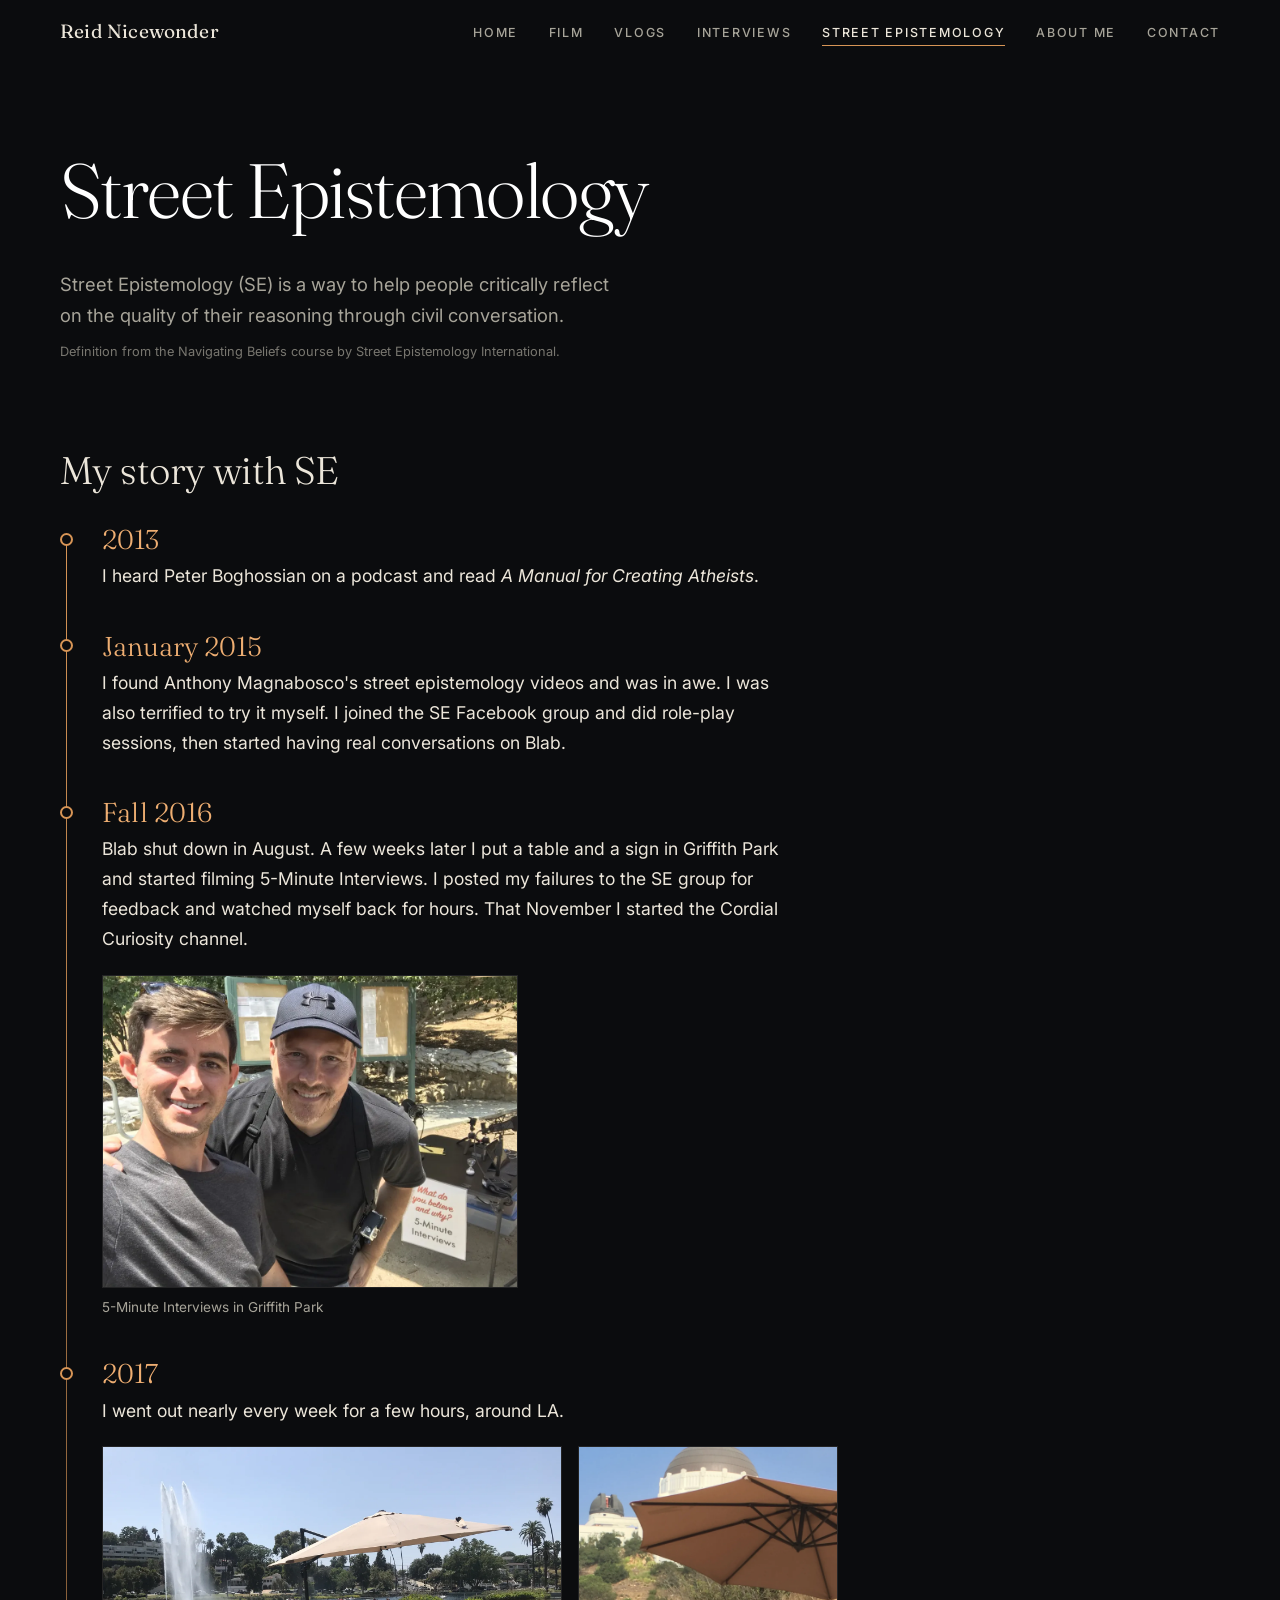
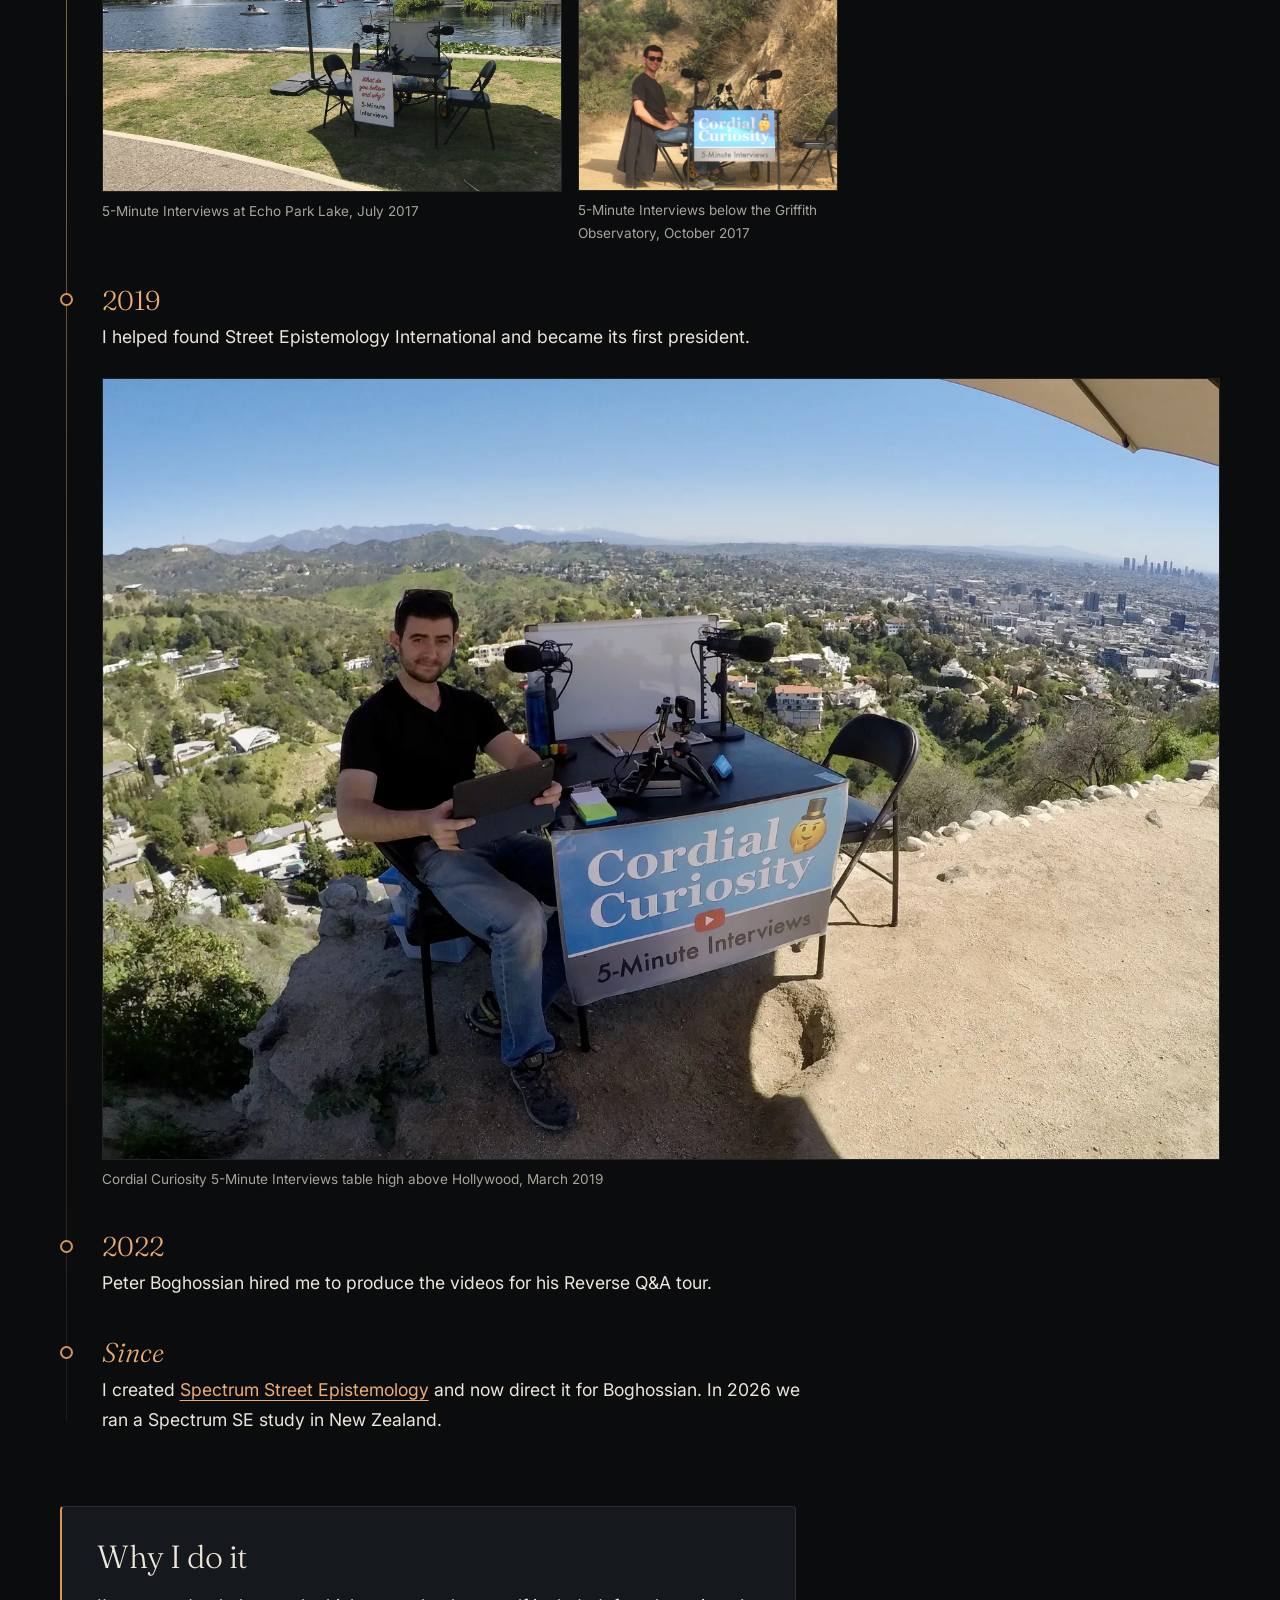
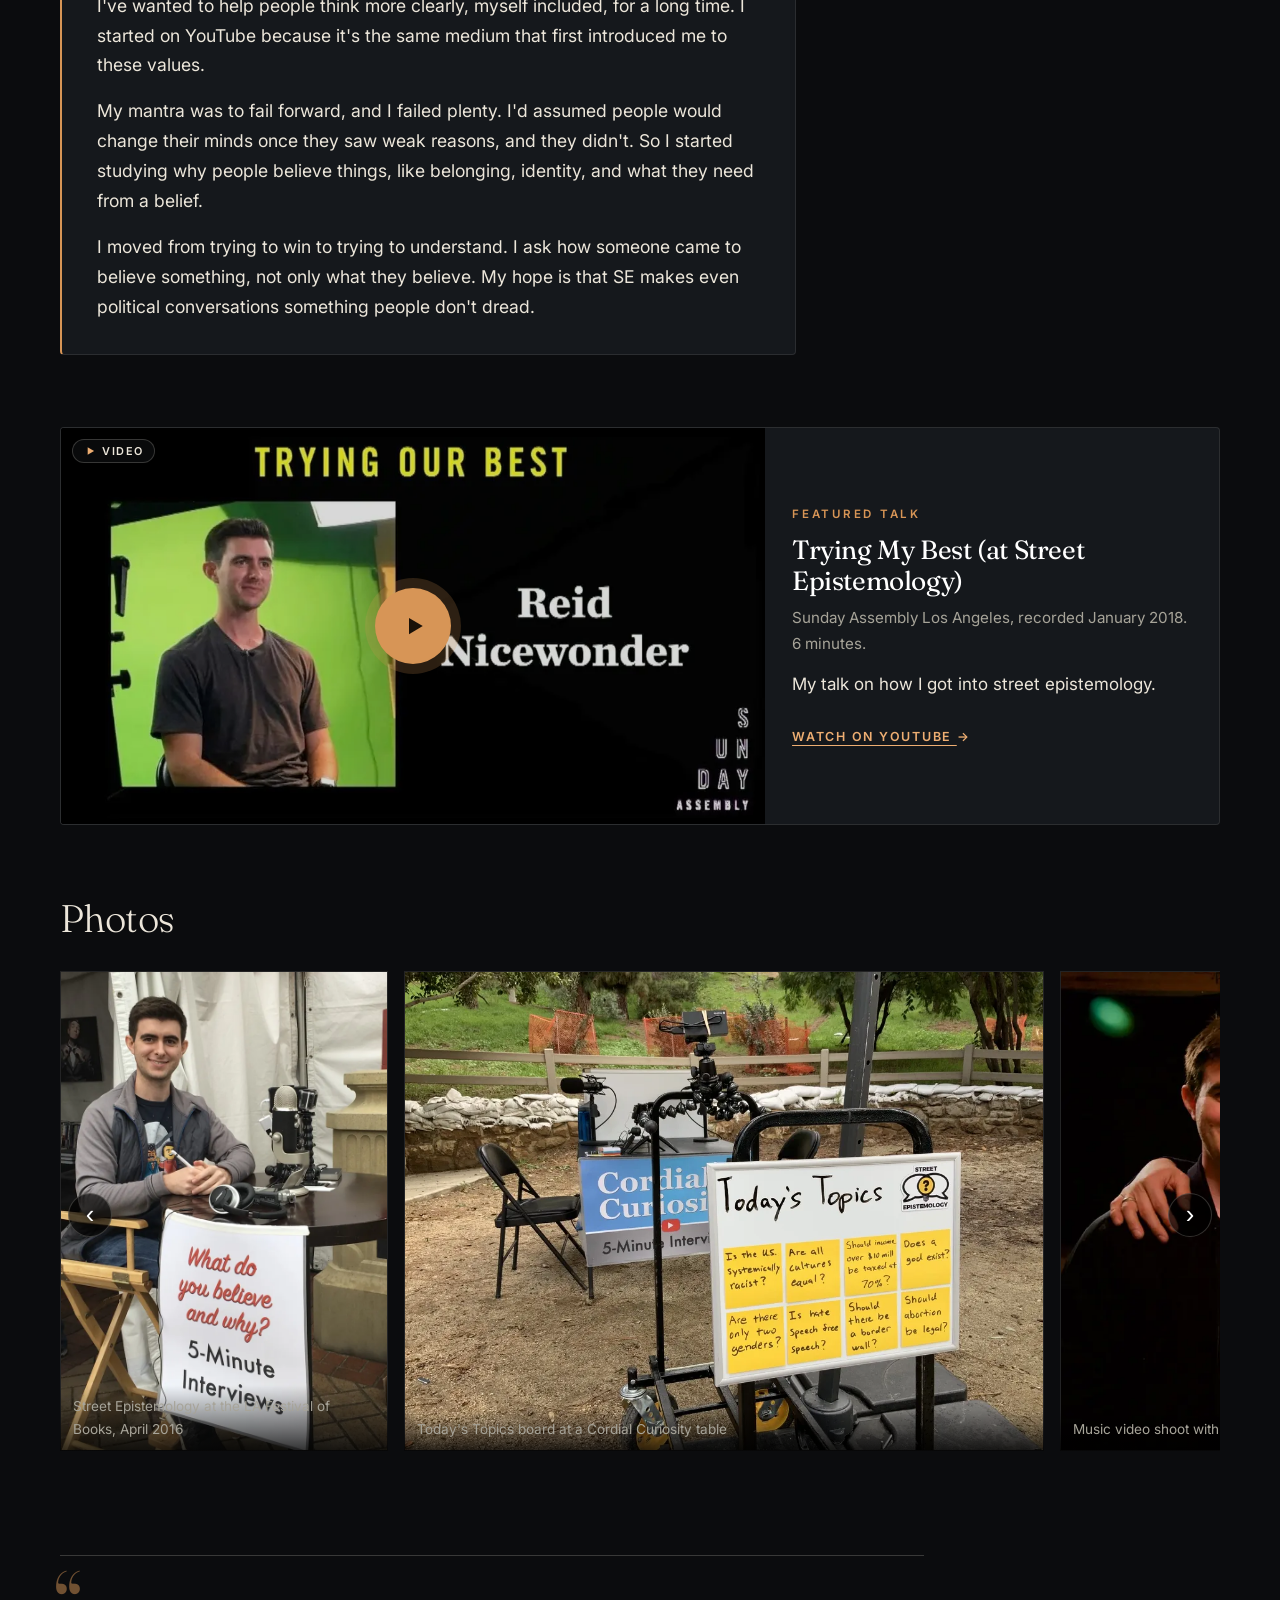
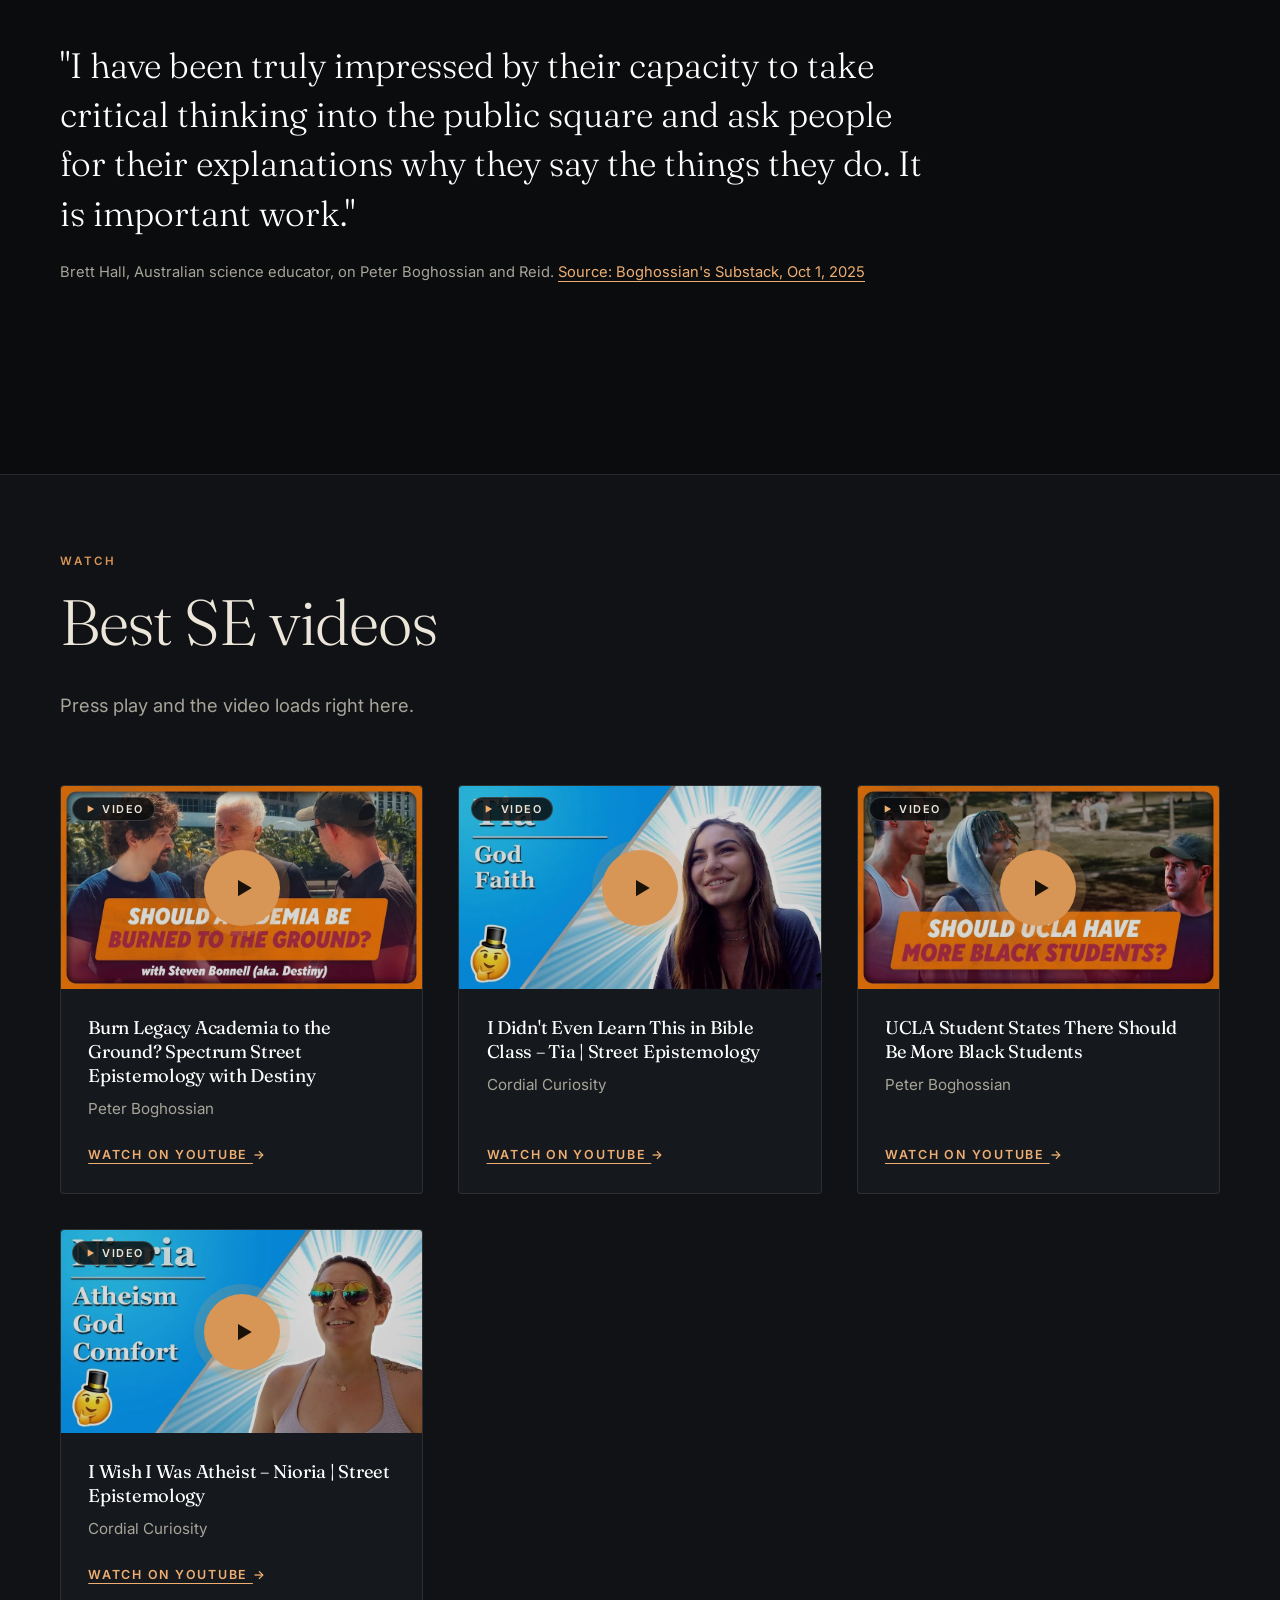
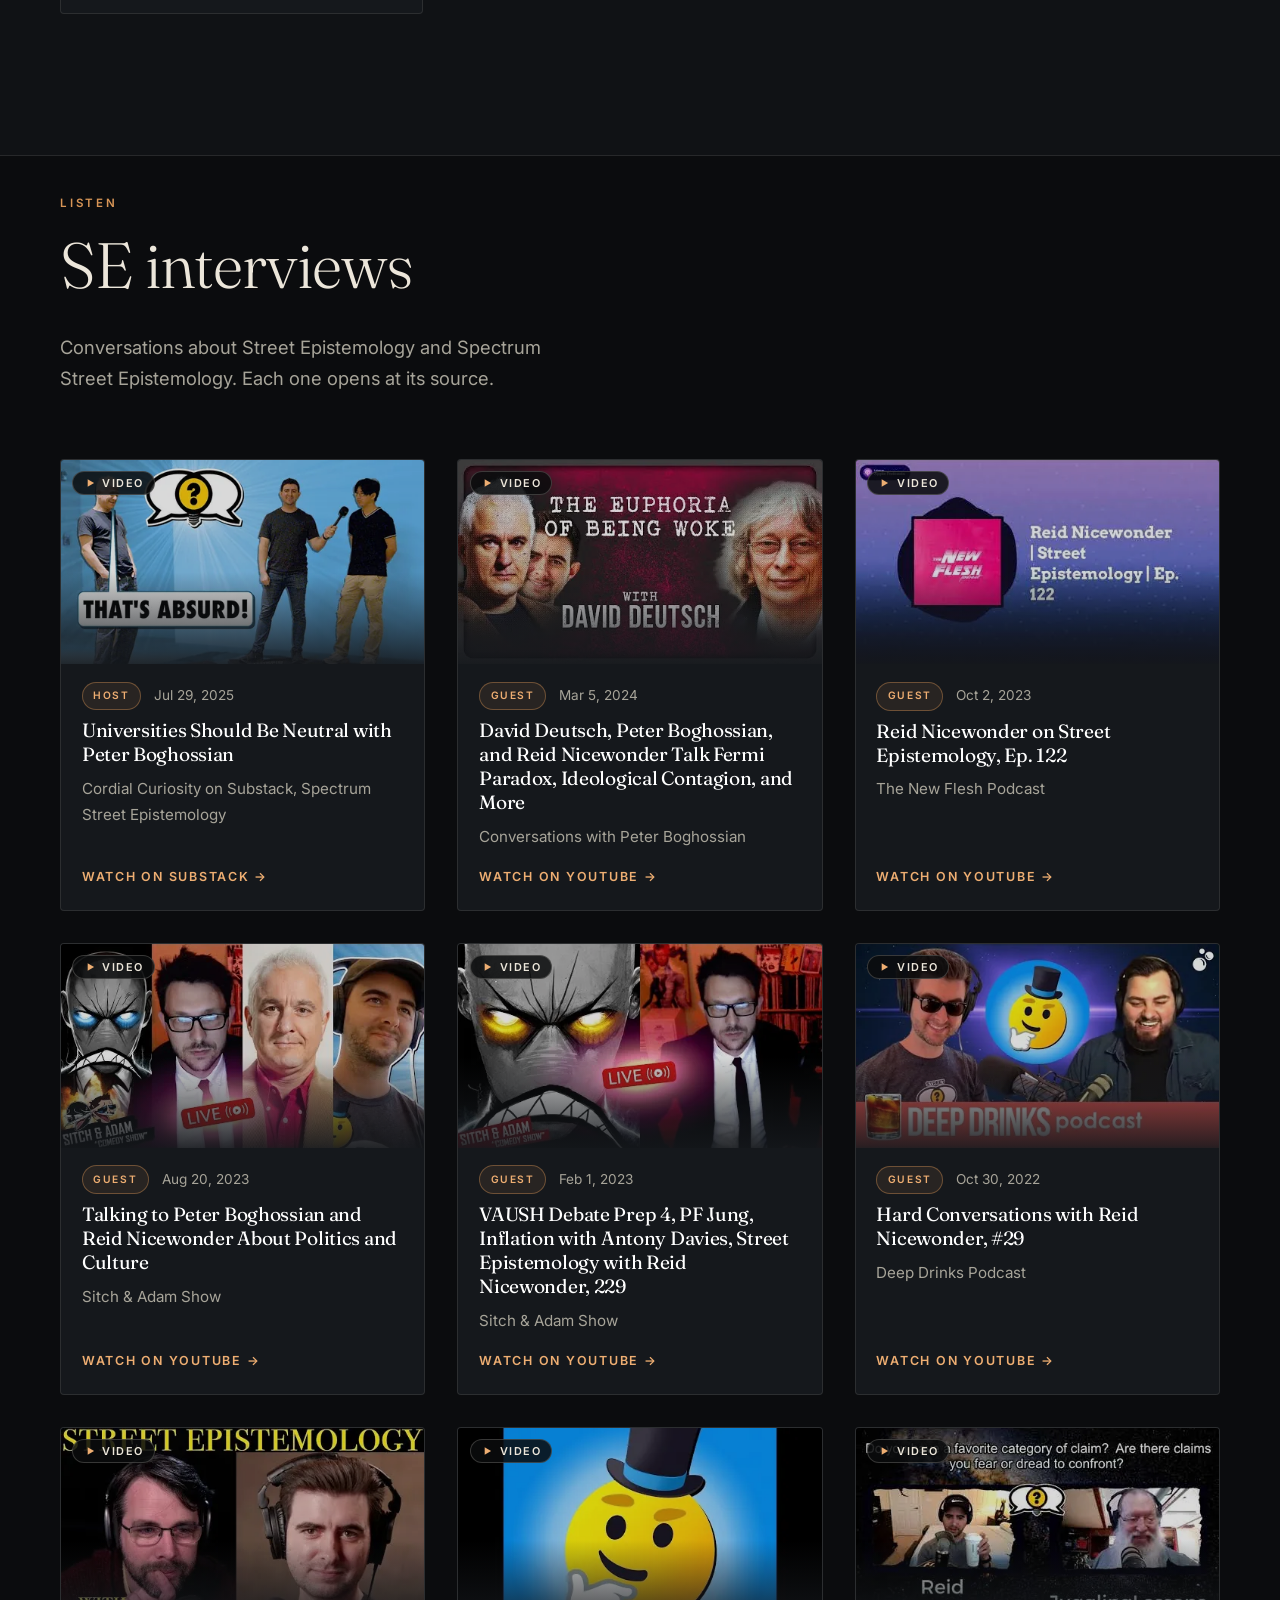
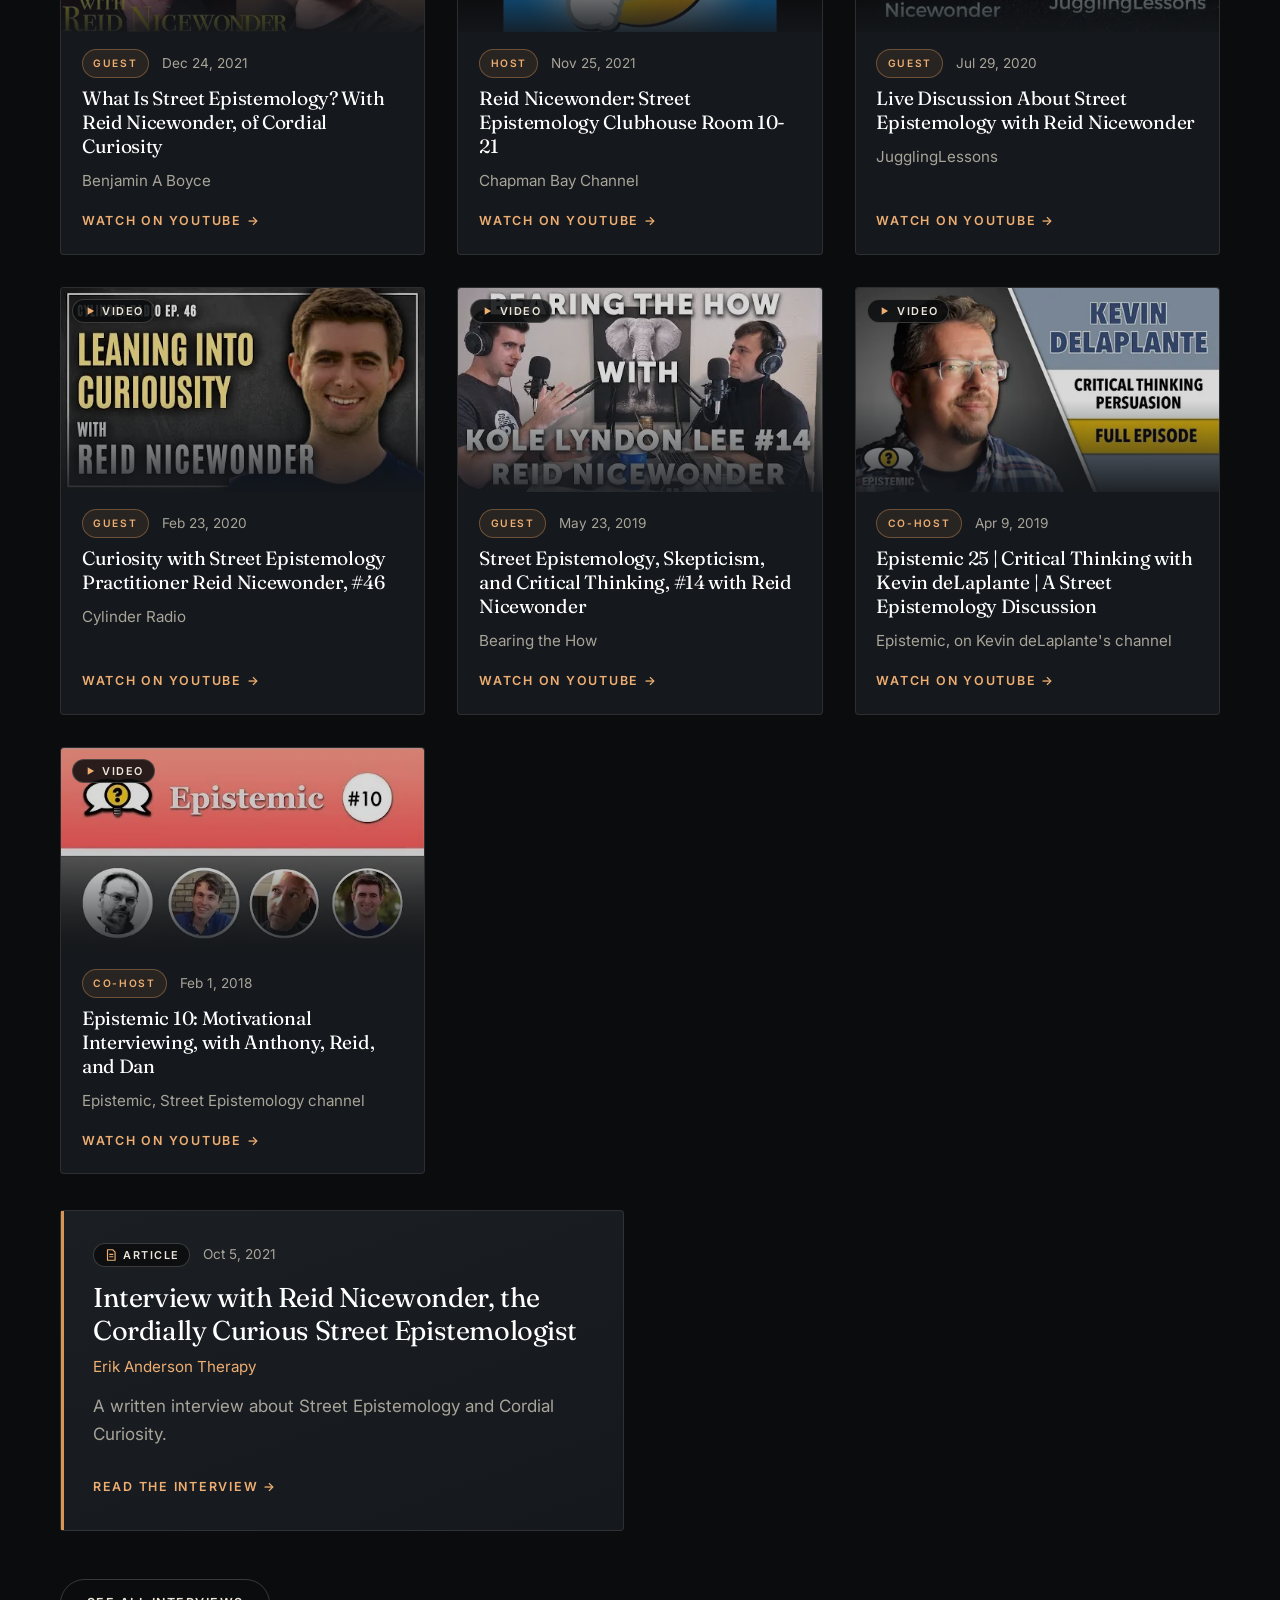
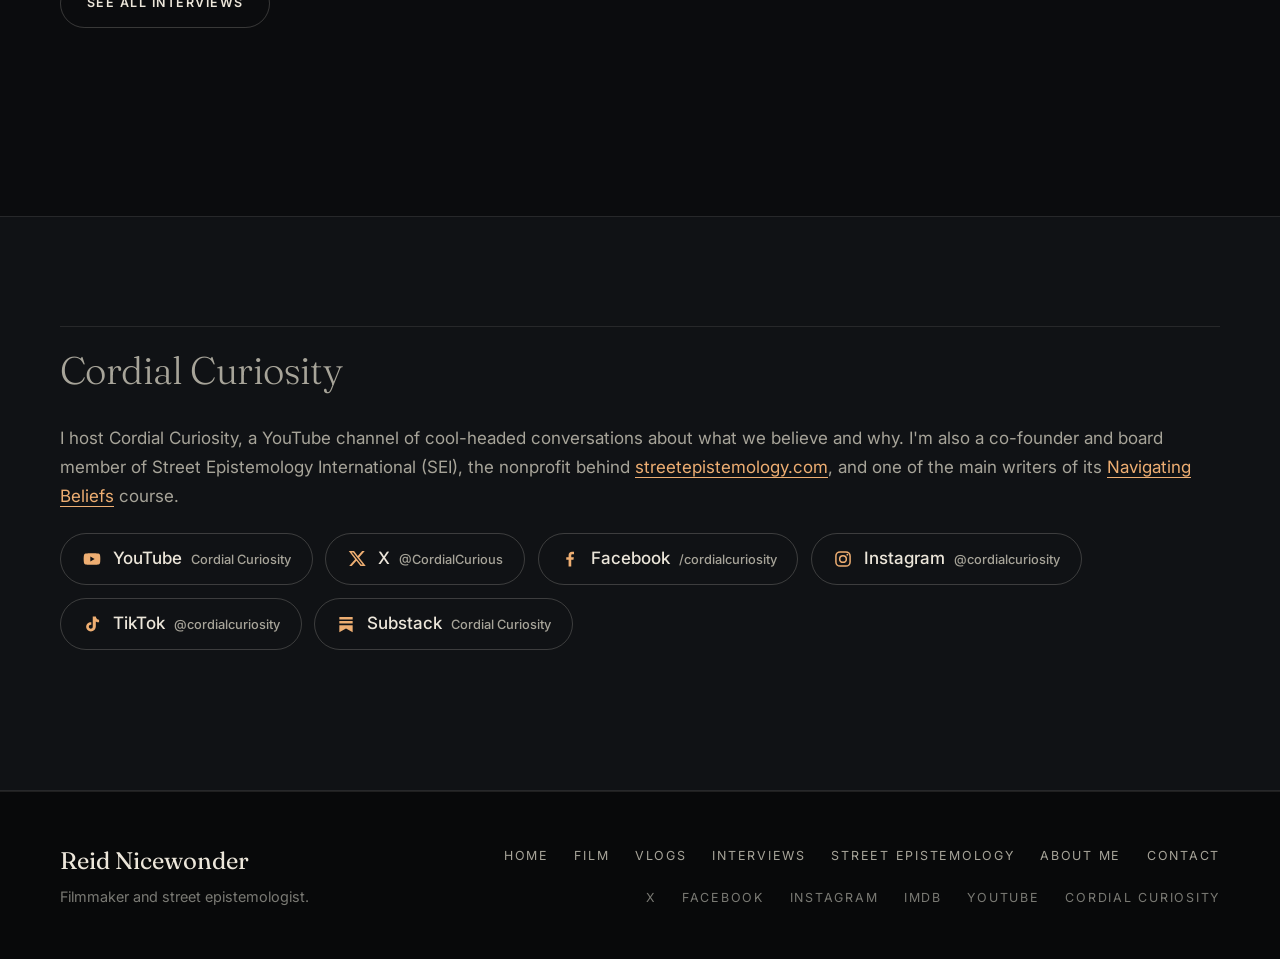
<file: street-epistemology.html>
<!DOCTYPE html>
<html lang="en">
<head>
  <meta charset="utf-8">
  <meta name="viewport" content="width=device-width, initial-scale=1">
  <title>Street Epistemology | Reid Nicewonder</title>
  <meta name="description" content="Reid Nicewonder has made Street Epistemology content since 2016, hosts Cordial Curiosity, and directs Spectrum Street Epistemology for Peter Boghossian.">
  <meta name="author" content="Reid Nicewonder">
  <meta name="theme-color" content="#0b0c0e">
  <meta name="color-scheme" content="dark">

  <link rel="canonical" href="https://cordialcuriosity.com/">

  <!-- Open Graph / Twitter -->
  <meta property="og:type" content="website">
  <meta property="og:title" content="Street Epistemology | Reid Nicewonder">
  <meta property="og:description" content="Street Epistemology is a way to help people critically reflect on the quality of their reasoning through civil conversation. Reid hosts Cordial Curiosity and directs Spectrum Street Epistemology.">
  <meta property="og:url" content="https://cordialcuriosity.com/">
  <meta property="og:image" content="https://reidnicewonder.com/images/og-image.jpg">
  <meta property="og:image:width" content="1200">
  <meta property="og:image:height" content="630">
  <meta property="og:image:alt" content="Reid Nicewonder in a blue chambray shirt, arms crossed, in front of The Vessel in New York City">
  <meta name="twitter:card" content="summary_large_image">
  <meta name="twitter:title" content="Street Epistemology | Reid Nicewonder">
  <meta name="twitter:description" content="Street Epistemology is a way to help people critically reflect on the quality of their reasoning through civil conversation. Reid hosts Cordial Curiosity and directs Spectrum Street Epistemology.">
  <meta name="twitter:image" content="https://reidnicewonder.com/images/og-image.jpg">

  <link rel="icon" href="favicon.svg" type="image/svg+xml">
  <link rel="icon" href="favicon-32.png" sizes="32x32" type="image/png">
  <link rel="apple-touch-icon" href="apple-touch-icon.png">

  <link rel="preconnect" href="https://fonts.googleapis.com">
  <link rel="preconnect" href="https://fonts.gstatic.com" crossorigin>
  <link href="https://fonts.googleapis.com/css2?family=Fraunces:ital,opsz,wght@0,9..144,300;0,9..144,400;0,9..144,500;1,9..144,300;1,9..144,400&family=Inter:wght@400;500;600&display=swap" rel="stylesheet">
  <link rel="stylesheet" href="css/styles.css?v=7ae6f627">
  <script>document.documentElement.classList.add("js");</script>

</head>
<body>
  <a class="skip-link" href="#main">Skip to content</a>

  <header class="site-header" id="site-header">
    <div class="container nav">
      <a class="brand" href="index.html" aria-label="Reid Nicewonder, home">Reid Nicewonder</a>
      <button class="nav-toggle" type="button" aria-expanded="false" aria-controls="site-nav">
        <span class="nav-toggle-label">Menu</span>
        <span class="nav-toggle-bars" aria-hidden="true"></span>
      </button>
      <nav aria-label="Primary">
        <ul class="nav-links" id="site-nav">
          <li><a href="index.html">Home</a></li>
          <li><a href="film.html">Film</a></li>
          <li><a href="vlogs.html">Vlogs</a></li>
          <li><a href="interviews.html">Interviews</a></li>
          <li><a class="active" href="https://cordialcuriosity.com/" aria-current="page">Street Epistemology</a></li>
          <li><a href="about.html">About Me</a></li>
          <li><a href="contact.html">Contact</a></li>
        </ul>
      </nav>
    </div>
  </header>

  <main id="main">
  <section class="page-hero">
    <div class="container">
      <header class="section-head page-head reveal">
        
        <h1>Street Epistemology</h1>
      <p class="section-kicker">Street Epistemology (SE) is a way to help people critically reflect on the quality of their reasoning through civil conversation. <small class="def-credit">Definition from the Navigating Beliefs course by Street Epistemology International.</small></p>
      </header>
    </div>
  </section>

  <section class="section section-flush-top" aria-labelledby="se-story-title">
    <div class="container">
      <h2 class="sub-head reveal" id="se-story-title">My story with SE</h2>
      <ol class="story-timeline story-timeline-wide reveal">
        <li><span class="yr">2013</span><p>I heard Peter Boghossian on a podcast and read <em>A Manual for Creating Atheists</em>.</p></li>
        <li><span class="yr">January 2015</span><p>I found Anthony Magnabosco's street epistemology videos and was in awe. I was also terrified to try it myself. I joined the SE Facebook group and did role-play sessions, then started having real conversations on Blab.</p></li>
        <li><span class="yr">Fall 2016</span><p>Blab shut down in August. A few weeks later I put a table and a sign in Griffith Park and started filming 5-Minute Interviews. I posted my failures to the SE group for feedback and watched myself back for hours. That November I started the Cordial Curiosity channel.</p>
          <figure class="story-photo"><picture><source type="image/webp" srcset="images/se/griffith-park-5-minute-interviews.webp"><img src="images/se/griffith-park-5-minute-interviews.jpg" alt="Two men smiling in a selfie in front of a table with a sign reading What do you believe and why? 5-Minute Interviews" width="1022" height="768" loading="lazy" decoding="async"></picture><figcaption>5-Minute Interviews in Griffith Park</figcaption></figure></li>
        <li><span class="yr">2017</span><p>I went out nearly every week for a few hours, around LA.</p>
          <div class="story-pair">
            <figure class="story-photo story-photo-land"><picture><source type="image/webp" srcset="images/se/echo-park-lake-2017-07.webp"><img src="images/se/echo-park-lake-2017-07.jpg" alt="A Cordial Curiosity 5-Minute Interviews table with two microphones and a patio umbrella on the grass at Echo Park Lake, with the lake fountain and pedal boats behind it" width="1600" height="1200" loading="lazy" decoding="async"></picture><figcaption>5-Minute Interviews at Echo Park Lake, July 2017</figcaption></figure>
            <figure class="story-photo story-photo-port"><picture><source type="image/webp" srcset="images/se/griffith-observatory-2017-10.webp"><img src="images/se/griffith-observatory-2017-10.jpg" alt="A man sitting at a Cordial Curiosity 5-Minute Interviews table on a hillside path with the Griffith Observatory behind him" width="1200" height="1600" loading="lazy" decoding="async"></picture><figcaption>5-Minute Interviews below the Griffith Observatory, October 2017</figcaption></figure>
          </div></li>
        <li><span class="yr">2019</span><p>I helped found Street Epistemology International and became its first president.</p>
          <figure class="story-photo story-photo-feature"><picture><source type="image/webp" srcset="images/se/hollywood-overlook-2019-03.webp"><img src="images/se/hollywood-overlook-2019-03.jpg" alt="Reid sitting at a Cordial Curiosity 5-Minute Interviews table on a hilltop with the Hollywood Sign and Los Angeles behind him" width="1600" height="1119" loading="lazy" decoding="async"></picture><figcaption>Cordial Curiosity 5-Minute Interviews table high above Hollywood, March 2019</figcaption></figure></li>
        <li><span class="yr">2022</span><p>Peter Boghossian hired me to produce the videos for his Reverse Q&amp;A tour.</p></li>
        <li><span class="yr yr-since">Since</span><p>I created <a href="https://boghossian.substack.com/p/spectrumstreetepistemology" rel="noopener">Spectrum Street Epistemology</a> and now direct it for Boghossian. In 2026 we ran a Spectrum SE study in New Zealand.</p></li>
      </ol>

      <div class="story-why reveal">
        <h3>Why I do it</h3>
        <p>I've wanted to help people think more clearly, myself included, for a long time. I started on YouTube because it's the same medium that first introduced me to these values.</p>
        <p>My mantra was to fail forward, and I failed plenty. I'd assumed people would change their minds once they saw weak reasons, and they didn't. So I started studying why people believe things, like belonging, identity, and what they need from a belief.</p>
        <p>I moved from trying to win to trying to understand. I ask how someone came to believe something, not only what they believe. My hope is that SE makes even political conversations something people don't dread.</p>
      </div>

      <article class="iv-feature se-talk reveal" aria-labelledby="se-talk-title">
        <div class="yt-lite" data-yt="q5pZ2DLpYyc" data-title="Trying My Best (at Street Epistemology), Sunday Assembly Los Angeles">
          <a class="yt-btn" href="https://www.youtube.com/watch?v=q5pZ2DLpYyc" rel="noopener">
            <picture>
              <source type="image/webp" srcset="images/interviews/q5pZ2DLpYyc-960.webp">
              <img src="images/interviews/q5pZ2DLpYyc-960.jpg" alt="" width="960" height="540" loading="lazy" decoding="async">
            </picture>
            <span class="kind kind-video"><svg viewBox="0 0 24 24" width="14" height="14" aria-hidden="true"><path d="M8 5.5v13l11-6.5z" fill="currentColor"/></svg><span>Video</span></span>
            <span class="play" aria-hidden="true"><svg viewBox="0 0 24 24" width="28" height="28"><path d="M8 5.5v13l11-6.5z" fill="currentColor"/></svg></span>
            <span class="sr-only">Play video: Trying My Best (at Street Epistemology), Sunday Assembly Los Angeles</span>
          </a>
        </div>
        <div class="iv-feature-body">
          <p class="eyebrow">Featured talk</p>
          <h3 id="se-talk-title">Trying My Best (at Street Epistemology)</h3>
          <p class="iv-show">Sunday Assembly Los Angeles, recorded January 2018. 6 minutes.</p>
          <p>My talk on how I got into street epistemology.</p>
          <a class="card-link" href="https://www.youtube.com/watch?v=q5pZ2DLpYyc" rel="noopener">Watch on YouTube <span class="sr-only">(opens YouTube)</span><i aria-hidden="true">→</i></a>
        </div>
      </article>

      <section class="premiere carousel se-photos reveal" aria-roledescription="carousel" aria-label="Street Epistemology photos">
        <h3 class="sub-head">Photos</h3>
        <div class="car-wrap">
          <button class="car-btn car-prev" type="button" aria-label="Previous photo">&#8249;</button>
          <div class="car-track" tabindex="0">
            <figure class="car-slide"><picture><source type="image/webp" srcset="images/se/la-festival-of-books-2016.webp"><img src="images/se/la-festival-of-books-2016.jpg" alt="Reid sitting at a small table with a 5-Minute Interviews sign at the LA Festival of Books" width="732" height="1072" loading="eager" decoding="async"></picture><figcaption>Street Epistemology at the LA Festival of Books, April 2016</figcaption></figure>
            <figure class="car-slide"><picture><source type="image/webp" srcset="images/se/todays-topics-board.webp"><img src="images/se/todays-topics-board.jpg" alt="A Today&#x27;s Topics whiteboard with sticky-note questions next to a Cordial Curiosity 5-Minute Interviews table in a park" width="1024" height="768" loading="lazy" decoding="async"></picture><figcaption>Today&#x27;s Topics board at a Cordial Curiosity table</figcaption></figure>
            <figure class="car-slide"><picture><source type="image/webp" srcset="images/se/music-video-shoot.webp"><img src="images/se/music-video-shoot.jpg" alt="Reid, Peter Boghossian and Buck Bowen with their arms around each other on a dark set" width="1086" height="724" loading="lazy" decoding="async"></picture><figcaption>Music video shoot with Peter Boghossian and Buck Bowen</figcaption></figure>
            <figure class="car-slide"><picture><source type="image/webp" srcset="images/se/sydney-opera-house.webp"><img src="images/se/sydney-opera-house.jpg" alt="Reid and Peter Boghossian in a selfie at the Sydney Opera House" width="1400" height="1050" loading="lazy" decoding="async"></picture><figcaption>With Peter Boghossian at the Sydney Opera House</figcaption></figure>
            <figure class="car-slide"><picture><source type="image/webp" srcset="images/se/budapest-session.webp"><img src="images/se/budapest-session.jpg" alt="A group of people standing on circular floor markers for a Spectrum Street Epistemology session in Budapest" width="1400" height="599" loading="lazy" decoding="async"></picture><figcaption>A Spectrum Street Epistemology session in Budapest</figcaption></figure>
            <figure class="car-slide"><picture><source type="image/webp" srcset="images/se/budapest-mic.webp"><img src="images/se/budapest-mic.jpg" alt="Reid adjusting a microphone on a participant before a session in Budapest while Peter Boghossian looks on" width="1086" height="724" loading="lazy" decoding="async"></picture><figcaption>Setting up a mic before a Spectrum Street Epistemology session in Budapest</figcaption></figure>
          </div>
          <button class="car-btn car-next" type="button" aria-label="Next photo">&#8250;</button>
        </div>
      </section>

      <!-- Praise: only quotes verified from a real, linked source. TODO: add more verified quotes (e.g. from Boghossian, SEI members, participants) with a source link. Do not invent. -->
      <blockquote class="pullquote reveal">
        <p>"I have been truly impressed by their capacity to take critical thinking into the public square and ask people for their explanations why they say the things they do. It is important work."</p>
        <footer>Brett Hall, Australian science educator, on Peter Boghossian and Reid. <a href="https://boghossian.substack.com/p/to-believe-or-not-to-believe-that" rel="noopener">Source: Boghossian's Substack, Oct 1, 2025</a></footer>
      </blockquote>
    </div>
  </section>

  <section class="section section-alt section-flush-top" aria-labelledby="se-best-title">
    <div class="container">
      <header class="section-head reveal">
        <p class="eyebrow">Watch</p>
        <h2 id="se-best-title">Best SE videos</h2>
        <p class="section-kicker">Press play and the video loads right here.</p>
      </header>
      <div class="se-video-grid">
        <article class="iv-feature se-video reveal">
          <div class="yt-lite" data-yt="r391LSJCnYc" data-title="Burn Legacy Academia to the Ground? Spectrum Street Epistemology with Destiny">
            <a class="yt-btn" href="https://www.youtube.com/watch?v=r391LSJCnYc" rel="noopener">
              <picture>
                <source type="image/webp" srcset="images/interviews/r391LSJCnYc-960.webp">
                <img src="images/interviews/r391LSJCnYc-960.jpg" alt="" width="960" height="540" loading="lazy" decoding="async">
              </picture>
              <span class="kind kind-video"><svg viewBox="0 0 24 24" width="14" height="14" aria-hidden="true"><path d="M8 5.5v13l11-6.5z" fill="currentColor"/></svg><span>Video</span></span>
              <span class="play" aria-hidden="true"><svg viewBox="0 0 24 24" width="28" height="28"><path d="M8 5.5v13l11-6.5z" fill="currentColor"/></svg></span>
              <span class="sr-only">Play video: Burn Legacy Academia to the Ground? Spectrum Street Epistemology with Destiny</span>
            </a>
          </div>
          <div class="iv-feature-body">
            <h3>Burn Legacy Academia to the Ground? Spectrum Street Epistemology with Destiny</h3>
            <p class="iv-show">Peter Boghossian</p>
            <a class="card-link" href="https://www.youtube.com/watch?v=r391LSJCnYc" rel="noopener">Watch on YouTube <span class="sr-only">(opens YouTube)</span><i aria-hidden="true">→</i></a>
          </div>
        </article>
        <article class="iv-feature se-video reveal">
          <div class="yt-lite" data-yt="A-M1EyhcRS8" data-title="I Didn&#x27;t Even Learn This in Bible Class – Tia | Street Epistemology">
            <a class="yt-btn" href="https://www.youtube.com/watch?v=A-M1EyhcRS8" rel="noopener">
              <picture>
                <source type="image/webp" srcset="images/interviews/A-M1EyhcRS8-960.webp">
                <img src="images/interviews/A-M1EyhcRS8-960.jpg" alt="" width="960" height="540" loading="lazy" decoding="async">
              </picture>
              <span class="kind kind-video"><svg viewBox="0 0 24 24" width="14" height="14" aria-hidden="true"><path d="M8 5.5v13l11-6.5z" fill="currentColor"/></svg><span>Video</span></span>
              <span class="play" aria-hidden="true"><svg viewBox="0 0 24 24" width="28" height="28"><path d="M8 5.5v13l11-6.5z" fill="currentColor"/></svg></span>
              <span class="sr-only">Play video: I Didn&#x27;t Even Learn This in Bible Class – Tia | Street Epistemology</span>
            </a>
          </div>
          <div class="iv-feature-body">
            <h3>I Didn&#x27;t Even Learn This in Bible Class – Tia | Street Epistemology</h3>
            <p class="iv-show">Cordial Curiosity</p>
            <a class="card-link" href="https://www.youtube.com/watch?v=A-M1EyhcRS8" rel="noopener">Watch on YouTube <span class="sr-only">(opens YouTube)</span><i aria-hidden="true">→</i></a>
          </div>
        </article>
        <article class="iv-feature se-video reveal">
          <div class="yt-lite" data-yt="HRS6DU-RZ5c" data-title="UCLA Student States There Should Be More Black Students">
            <a class="yt-btn" href="https://www.youtube.com/watch?v=HRS6DU-RZ5c" rel="noopener">
              <picture>
                <source type="image/webp" srcset="images/interviews/HRS6DU-RZ5c-960.webp">
                <img src="images/interviews/HRS6DU-RZ5c-960.jpg" alt="" width="960" height="540" loading="lazy" decoding="async">
              </picture>
              <span class="kind kind-video"><svg viewBox="0 0 24 24" width="14" height="14" aria-hidden="true"><path d="M8 5.5v13l11-6.5z" fill="currentColor"/></svg><span>Video</span></span>
              <span class="play" aria-hidden="true"><svg viewBox="0 0 24 24" width="28" height="28"><path d="M8 5.5v13l11-6.5z" fill="currentColor"/></svg></span>
              <span class="sr-only">Play video: UCLA Student States There Should Be More Black Students</span>
            </a>
          </div>
          <div class="iv-feature-body">
            <h3>UCLA Student States There Should Be More Black Students</h3>
            <p class="iv-show">Peter Boghossian</p>
            <a class="card-link" href="https://www.youtube.com/watch?v=HRS6DU-RZ5c" rel="noopener">Watch on YouTube <span class="sr-only">(opens YouTube)</span><i aria-hidden="true">→</i></a>
          </div>
        </article>
        <article class="iv-feature se-video reveal">
          <div class="yt-lite" data-yt="HeAGDa-WXXk" data-title="I Wish I Was Atheist – Nioria | Street Epistemology">
            <a class="yt-btn" href="https://www.youtube.com/watch?v=HeAGDa-WXXk" rel="noopener">
              <picture>
                <source type="image/webp" srcset="images/interviews/HeAGDa-WXXk-960.webp">
                <img src="images/interviews/HeAGDa-WXXk-960.jpg" alt="" width="960" height="540" loading="lazy" decoding="async">
              </picture>
              <span class="kind kind-video"><svg viewBox="0 0 24 24" width="14" height="14" aria-hidden="true"><path d="M8 5.5v13l11-6.5z" fill="currentColor"/></svg><span>Video</span></span>
              <span class="play" aria-hidden="true"><svg viewBox="0 0 24 24" width="28" height="28"><path d="M8 5.5v13l11-6.5z" fill="currentColor"/></svg></span>
              <span class="sr-only">Play video: I Wish I Was Atheist – Nioria | Street Epistemology</span>
            </a>
          </div>
          <div class="iv-feature-body">
            <h3>I Wish I Was Atheist – Nioria | Street Epistemology</h3>
            <p class="iv-show">Cordial Curiosity</p>
            <a class="card-link" href="https://www.youtube.com/watch?v=HeAGDa-WXXk" rel="noopener">Watch on YouTube <span class="sr-only">(opens YouTube)</span><i aria-hidden="true">→</i></a>
          </div>
        </article>
      </div>
    </div>
  </section>

  <section class="section section-flush-top" aria-labelledby="se-iv-title">
    <div class="container">
      <header class="section-head reveal">
        <p class="eyebrow">Listen</p>
        <h2 id="se-iv-title">SE interviews</h2>
        <p class="section-kicker">Conversations about Street Epistemology and Spectrum Street Epistemology. Each one opens at its source.</p>
      </header>
      <div class="vlog-grid">
        <article class="vlog-card halo iv-card reveal">
          <a class="halo-media" href="https://cordialcuriosity.substack.com/p/universities-should-be-neutral-w" rel="noopener" tabindex="-1" aria-hidden="true">
            <picture>
              <source type="image/webp" srcset="images/interviews/williams-college.webp">
              <img src="images/interviews/williams-college.jpg" alt="" width="480" height="270" loading="lazy" decoding="async">
            </picture>
            <span class="kind kind-video"><svg viewBox="0 0 24 24" width="14" height="14" aria-hidden="true"><path d="M8 5.5v13l11-6.5z" fill="currentColor"/></svg><span>Video</span></span>
          </a>
          <div class="vlog-body">
            <div class="card-meta"><span class="role">Host</span><time datetime="2025-07-29">Jul 29, 2025</time></div>
            <h3><a class="stretched" href="https://cordialcuriosity.substack.com/p/universities-should-be-neutral-w" rel="noopener"><span class="sr-only">Watch </span>Universities Should Be Neutral with Peter Boghossian</a></h3>
            <p class="iv-show">Cordial Curiosity on Substack, Spectrum Street Epistemology</p>
            <span class="card-link" aria-hidden="true">Watch on Substack <i>→</i></span>
          </div>
        </article>
        <article class="vlog-card halo iv-card reveal">
          <a class="halo-media" href="https://www.youtube.com/watch?v=qPvTbftn-xY" rel="noopener" tabindex="-1" aria-hidden="true">
            <picture>
              <source type="image/webp" srcset="images/interviews/qPvTbftn-xY.webp">
              <img src="images/interviews/qPvTbftn-xY.jpg" alt="" width="480" height="270" loading="lazy" decoding="async">
            </picture>
            <span class="kind kind-video"><svg viewBox="0 0 24 24" width="14" height="14" aria-hidden="true"><path d="M8 5.5v13l11-6.5z" fill="currentColor"/></svg><span>Video</span></span>
          </a>
          <div class="vlog-body">
            <div class="card-meta"><span class="role">Guest</span><time datetime="2024-03-05">Mar 5, 2024</time></div>
            <h3><a class="stretched" href="https://www.youtube.com/watch?v=qPvTbftn-xY" rel="noopener"><span class="sr-only">Watch </span>David Deutsch, Peter Boghossian, and Reid Nicewonder Talk Fermi Paradox, Ideological Contagion, and More</a></h3>
            <p class="iv-show">Conversations with Peter Boghossian</p>
            <span class="card-link" aria-hidden="true">Watch on YouTube <i>→</i></span>
          </div>
        </article>
        <article class="vlog-card halo iv-card reveal">
          <a class="halo-media" href="https://www.youtube.com/watch?v=y145MJ5MXPc" rel="noopener" tabindex="-1" aria-hidden="true">
            <picture>
              <source type="image/webp" srcset="images/interviews/y145MJ5MXPc.webp">
              <img src="images/interviews/y145MJ5MXPc.jpg" alt="" width="480" height="270" loading="lazy" decoding="async">
            </picture>
            <span class="kind kind-video"><svg viewBox="0 0 24 24" width="14" height="14" aria-hidden="true"><path d="M8 5.5v13l11-6.5z" fill="currentColor"/></svg><span>Video</span></span>
          </a>
          <div class="vlog-body">
            <div class="card-meta"><span class="role">Guest</span><time datetime="2023-10-02">Oct 2, 2023</time></div>
            <h3><a class="stretched" href="https://www.youtube.com/watch?v=y145MJ5MXPc" rel="noopener"><span class="sr-only">Watch </span>Reid Nicewonder on Street Epistemology, Ep. 122</a></h3>
            <p class="iv-show">The New Flesh Podcast</p>
            <span class="card-link" aria-hidden="true">Watch on YouTube <i>→</i></span>
          </div>
        </article>
        <article class="vlog-card halo iv-card reveal">
          <a class="halo-media" href="https://www.youtube.com/watch?v=gdpKaFQacsk" rel="noopener" tabindex="-1" aria-hidden="true">
            <picture>
              <source type="image/webp" srcset="images/interviews/gdpKaFQacsk.webp">
              <img src="images/interviews/gdpKaFQacsk.jpg" alt="" width="480" height="270" loading="lazy" decoding="async">
            </picture>
            <span class="kind kind-video"><svg viewBox="0 0 24 24" width="14" height="14" aria-hidden="true"><path d="M8 5.5v13l11-6.5z" fill="currentColor"/></svg><span>Video</span></span>
          </a>
          <div class="vlog-body">
            <div class="card-meta"><span class="role">Guest</span><time datetime="2023-08-20">Aug 20, 2023</time></div>
            <h3><a class="stretched" href="https://www.youtube.com/watch?v=gdpKaFQacsk" rel="noopener"><span class="sr-only">Watch </span>Talking to Peter Boghossian and Reid Nicewonder About Politics and Culture</a></h3>
            <p class="iv-show">Sitch &amp; Adam Show</p>
            <span class="card-link" aria-hidden="true">Watch on YouTube <i>→</i></span>
          </div>
        </article>
        <article class="vlog-card halo iv-card reveal">
          <a class="halo-media" href="https://www.youtube.com/watch?v=gplSno7iSes" rel="noopener" tabindex="-1" aria-hidden="true">
            <picture>
              <source type="image/webp" srcset="images/interviews/gplSno7iSes.webp">
              <img src="images/interviews/gplSno7iSes.jpg" alt="" width="480" height="270" loading="lazy" decoding="async">
            </picture>
            <span class="kind kind-video"><svg viewBox="0 0 24 24" width="14" height="14" aria-hidden="true"><path d="M8 5.5v13l11-6.5z" fill="currentColor"/></svg><span>Video</span></span>
          </a>
          <div class="vlog-body">
            <div class="card-meta"><span class="role">Guest</span><time datetime="2023-02-01">Feb 1, 2023</time></div>
            <h3><a class="stretched" href="https://www.youtube.com/watch?v=gplSno7iSes" rel="noopener"><span class="sr-only">Watch </span>VAUSH Debate Prep 4, PF Jung, Inflation with Antony Davies, Street Epistemology with Reid Nicewonder, 229</a></h3>
            <p class="iv-show">Sitch &amp; Adam Show</p>
            <span class="card-link" aria-hidden="true">Watch on YouTube <i>→</i></span>
          </div>
        </article>
        <article class="vlog-card halo iv-card reveal">
          <a class="halo-media" href="https://www.youtube.com/watch?v=gQ0t_ZNhIk4" rel="noopener" tabindex="-1" aria-hidden="true">
            <picture>
              <source type="image/webp" srcset="images/interviews/gQ0t_ZNhIk4.webp">
              <img src="images/interviews/gQ0t_ZNhIk4.jpg" alt="" width="480" height="270" loading="lazy" decoding="async">
            </picture>
            <span class="kind kind-video"><svg viewBox="0 0 24 24" width="14" height="14" aria-hidden="true"><path d="M8 5.5v13l11-6.5z" fill="currentColor"/></svg><span>Video</span></span>
          </a>
          <div class="vlog-body">
            <div class="card-meta"><span class="role">Guest</span><time datetime="2022-10-30">Oct 30, 2022</time></div>
            <h3><a class="stretched" href="https://www.youtube.com/watch?v=gQ0t_ZNhIk4" rel="noopener"><span class="sr-only">Watch </span>Hard Conversations with Reid Nicewonder, #29</a></h3>
            <p class="iv-show">Deep Drinks Podcast</p>
            <span class="card-link" aria-hidden="true">Watch on YouTube <i>→</i></span>
          </div>
        </article>
        <article class="vlog-card halo iv-card reveal">
          <a class="halo-media" href="https://www.youtube.com/watch?v=iWpUIDvp8sU" rel="noopener" tabindex="-1" aria-hidden="true">
            <picture>
              <source type="image/webp" srcset="images/interviews/iWpUIDvp8sU.webp">
              <img src="images/interviews/iWpUIDvp8sU.jpg" alt="" width="480" height="270" loading="lazy" decoding="async">
            </picture>
            <span class="kind kind-video"><svg viewBox="0 0 24 24" width="14" height="14" aria-hidden="true"><path d="M8 5.5v13l11-6.5z" fill="currentColor"/></svg><span>Video</span></span>
          </a>
          <div class="vlog-body">
            <div class="card-meta"><span class="role">Guest</span><time datetime="2021-12-24">Dec 24, 2021</time></div>
            <h3><a class="stretched" href="https://www.youtube.com/watch?v=iWpUIDvp8sU" rel="noopener"><span class="sr-only">Watch </span>What Is Street Epistemology? With Reid Nicewonder, of Cordial Curiosity</a></h3>
            <p class="iv-show">Benjamin A Boyce</p>
            <span class="card-link" aria-hidden="true">Watch on YouTube <i>→</i></span>
          </div>
        </article>
        <article class="vlog-card halo iv-card reveal">
          <a class="halo-media" href="https://www.youtube.com/watch?v=P8iSANC5ya4" rel="noopener" tabindex="-1" aria-hidden="true">
            <picture>
              <source type="image/webp" srcset="images/interviews/P8iSANC5ya4.webp">
              <img src="images/interviews/P8iSANC5ya4.jpg" alt="" width="480" height="270" loading="lazy" decoding="async">
            </picture>
            <span class="kind kind-video"><svg viewBox="0 0 24 24" width="14" height="14" aria-hidden="true"><path d="M8 5.5v13l11-6.5z" fill="currentColor"/></svg><span>Video</span></span>
          </a>
          <div class="vlog-body">
            <div class="card-meta"><span class="role">Host</span><time datetime="2021-11-25">Nov 25, 2021</time></div>
            <h3><a class="stretched" href="https://www.youtube.com/watch?v=P8iSANC5ya4" rel="noopener"><span class="sr-only">Watch </span>Reid Nicewonder: Street Epistemology Clubhouse Room 10-21</a></h3>
            <p class="iv-show">Chapman Bay Channel</p>
            <span class="card-link" aria-hidden="true">Watch on YouTube <i>→</i></span>
          </div>
        </article>
        <article class="vlog-card halo iv-card reveal">
          <a class="halo-media" href="https://www.youtube.com/watch?v=9WNgdwWinDo" rel="noopener" tabindex="-1" aria-hidden="true">
            <picture>
              <source type="image/webp" srcset="images/interviews/9WNgdwWinDo.webp">
              <img src="images/interviews/9WNgdwWinDo.jpg" alt="" width="480" height="270" loading="lazy" decoding="async">
            </picture>
            <span class="kind kind-video"><svg viewBox="0 0 24 24" width="14" height="14" aria-hidden="true"><path d="M8 5.5v13l11-6.5z" fill="currentColor"/></svg><span>Video</span></span>
          </a>
          <div class="vlog-body">
            <div class="card-meta"><span class="role">Guest</span><time datetime="2020-07-29">Jul 29, 2020</time></div>
            <h3><a class="stretched" href="https://www.youtube.com/watch?v=9WNgdwWinDo" rel="noopener"><span class="sr-only">Watch </span>Live Discussion About Street Epistemology with Reid Nicewonder</a></h3>
            <p class="iv-show">JugglingLessons</p>
            <span class="card-link" aria-hidden="true">Watch on YouTube <i>→</i></span>
          </div>
        </article>
        <article class="vlog-card halo iv-card reveal">
          <a class="halo-media" href="https://www.youtube.com/watch?v=IIzPYaxKhXg" rel="noopener" tabindex="-1" aria-hidden="true">
            <picture>
              <source type="image/webp" srcset="images/interviews/IIzPYaxKhXg.webp">
              <img src="images/interviews/IIzPYaxKhXg.jpg" alt="" width="480" height="270" loading="lazy" decoding="async">
            </picture>
            <span class="kind kind-video"><svg viewBox="0 0 24 24" width="14" height="14" aria-hidden="true"><path d="M8 5.5v13l11-6.5z" fill="currentColor"/></svg><span>Video</span></span>
          </a>
          <div class="vlog-body">
            <div class="card-meta"><span class="role">Guest</span><time datetime="2020-02-23">Feb 23, 2020</time></div>
            <h3><a class="stretched" href="https://www.youtube.com/watch?v=IIzPYaxKhXg" rel="noopener"><span class="sr-only">Watch </span>Curiosity with Street Epistemology Practitioner Reid Nicewonder, #46</a></h3>
            <p class="iv-show">Cylinder Radio</p>
            <span class="card-link" aria-hidden="true">Watch on YouTube <i>→</i></span>
          </div>
        </article>
        <article class="vlog-card halo iv-card reveal">
          <a class="halo-media" href="https://www.youtube.com/watch?v=WkKMWkj9kBs" rel="noopener" tabindex="-1" aria-hidden="true">
            <picture>
              <source type="image/webp" srcset="images/interviews/WkKMWkj9kBs.webp">
              <img src="images/interviews/WkKMWkj9kBs.jpg" alt="" width="480" height="270" loading="lazy" decoding="async">
            </picture>
            <span class="kind kind-video"><svg viewBox="0 0 24 24" width="14" height="14" aria-hidden="true"><path d="M8 5.5v13l11-6.5z" fill="currentColor"/></svg><span>Video</span></span>
          </a>
          <div class="vlog-body">
            <div class="card-meta"><span class="role">Guest</span><time datetime="2019-05-23">May 23, 2019</time></div>
            <h3><a class="stretched" href="https://www.youtube.com/watch?v=WkKMWkj9kBs" rel="noopener"><span class="sr-only">Watch </span>Street Epistemology, Skepticism, and Critical Thinking, #14 with Reid Nicewonder</a></h3>
            <p class="iv-show">Bearing the How</p>
            <span class="card-link" aria-hidden="true">Watch on YouTube <i>→</i></span>
          </div>
        </article>
        <article class="vlog-card halo iv-card reveal">
          <a class="halo-media" href="https://www.youtube.com/watch?v=rHQYHUksJFk" rel="noopener" tabindex="-1" aria-hidden="true">
            <picture>
              <source type="image/webp" srcset="images/interviews/rHQYHUksJFk.webp">
              <img src="images/interviews/rHQYHUksJFk.jpg" alt="" width="480" height="270" loading="lazy" decoding="async">
            </picture>
            <span class="kind kind-video"><svg viewBox="0 0 24 24" width="14" height="14" aria-hidden="true"><path d="M8 5.5v13l11-6.5z" fill="currentColor"/></svg><span>Video</span></span>
          </a>
          <div class="vlog-body">
            <div class="card-meta"><span class="role">Co-host</span><time datetime="2019-04-09">Apr 9, 2019</time></div>
            <h3><a class="stretched" href="https://www.youtube.com/watch?v=rHQYHUksJFk" rel="noopener"><span class="sr-only">Watch </span>Epistemic 25 | Critical Thinking with Kevin deLaplante | A Street Epistemology Discussion</a></h3>
            <p class="iv-show">Epistemic, on Kevin deLaplante&#x27;s channel</p>
            <span class="card-link" aria-hidden="true">Watch on YouTube <i>→</i></span>
          </div>
        </article>
        <article class="vlog-card halo iv-card reveal">
          <a class="halo-media" href="https://www.youtube.com/watch?v=lgZkQj_6h7Y" rel="noopener" tabindex="-1" aria-hidden="true">
            <picture>
              <source type="image/webp" srcset="images/interviews/lgZkQj_6h7Y.webp">
              <img src="images/interviews/lgZkQj_6h7Y.jpg" alt="" width="480" height="270" loading="lazy" decoding="async">
            </picture>
            <span class="kind kind-video"><svg viewBox="0 0 24 24" width="14" height="14" aria-hidden="true"><path d="M8 5.5v13l11-6.5z" fill="currentColor"/></svg><span>Video</span></span>
          </a>
          <div class="vlog-body">
            <div class="card-meta"><span class="role">Co-host</span><time datetime="2018-02-01">Feb 1, 2018</time></div>
            <h3><a class="stretched" href="https://www.youtube.com/watch?v=lgZkQj_6h7Y" rel="noopener"><span class="sr-only">Watch </span>Epistemic 10: Motivational Interviewing, with Anthony, Reid, and Dan</a></h3>
            <p class="iv-show">Epistemic, Street Epistemology channel</p>
            <span class="card-link" aria-hidden="true">Watch on YouTube <i>→</i></span>
          </div>
        </article>
      </div>
      <div class="iv-link-grid se-press">
        <article class="iv-link-card reveal">
          <div class="card-meta"><span class="kind kind-article"><svg viewBox="0 0 24 24" width="14" height="14" aria-hidden="true"><path d="M6 3h9l4 4v14H6z" fill="none" stroke="currentColor" stroke-width="2" stroke-linejoin="round"/><path d="M9 11h7M9 15h7" stroke="currentColor" stroke-width="2"/></svg><span>Article</span></span><time datetime="2021-10-05">Oct 5, 2021</time></div>
          <h3><a class="stretched" href="https://www.erikandersontherapy.com/blog/2021/10/5/interview-with-reid-nicewonder-the-cordially-curious-street-epistemologist" rel="noopener">Interview with Reid Nicewonder, the Cordially Curious Street Epistemologist</a></h3>
          <p class="iv-show">Erik Anderson Therapy</p>
          <p>A written interview about Street Epistemology and Cordial Curiosity.</p>
          <p class="iv-links"><span class="card-link" aria-hidden="true">Read the interview <i>→</i></span></p>
        </article>
      </div>
      <p class="se-all-iv reveal"><a class="btn btn-ghost" href="interviews.html">See all interviews</a></p>
    </div>
  </section>

  <section class="section section-alt section-flush-top">
    <div class="container">
      <div class="watch reveal">
        <h2 class="sub-head">Cordial Curiosity</h2>
        <p>I host Cordial Curiosity, a YouTube channel of cool-headed conversations about what we believe and why. I'm also a co-founder and board member of Street Epistemology International (SEI), the nonprofit behind <a href="https://streetepistemology.com" rel="noopener">streetepistemology.com</a>, and one of the main writers of its <a href="https://navigatingbeliefs.com" rel="noopener">Navigating Beliefs</a> course.</p>
        <ul class="socials se-socials">
          <li><a href="https://www.youtube.com/channel/UCiWKxPMKUBFjN3Ny_VxpkYw" rel="noopener"><svg viewBox="0 0 24 24" aria-hidden="true"><path fill="currentColor" d="M21.600 7.200a2.500 2.500 0 0 0-1.800-1.800C18.200 5 12 5 12 5s-6.200 0-7.800.4A2.500 2.500 0 0 0 2.400 7.200C2 8.800 2 12 2 12s0 3.200.4 4.800a2.500 2.500 0 0 0 1.800 1.800C5.800 19 12 19 12 19s6.200 0 7.800-.4a2.500 2.500 0 0 0 1.800-1.800c.4-1.600.4-4.800.4-4.800s0-3.200-.4-4.800zM10 15V9l5.200 3z"/></svg><span>YouTube <small>Cordial Curiosity</small></span></a></li>
          <li><a href="https://x.com/CordialCurious" rel="noopener"><svg viewBox="0 0 24 24" aria-hidden="true"><path fill="currentColor" d="M18.2 2.5h3.1l-6.8 7.7 8 10.3h-6.3l-4.9-6.3-5.6 6.3H2.6l7.2-8.3L2.1 2.5h6.4l4.4 5.8 5.3-5.8zm-1.1 16.1h1.7L7.4 4.3H5.6l11.5 14.3z"/></svg><span>X <small>@CordialCurious</small></span></a></li>
          <li><a href="https://www.facebook.com/cordialcuriosity" rel="noopener"><svg viewBox="0 0 24 24" aria-hidden="true"><path fill="currentColor" d="M13.5 21v-8h2.7l.4-3.2h-3.1V7.8c0-.9.3-1.5 1.600-1.500h1.700V3.400c-.3 0-1.300-.1-2.400-.1-2.400 0-4.100 1.500-4.100 4.200v2.300H7.500V13h2.800v8h3.200z"/></svg><span>Facebook <small>/cordialcuriosity</small></span></a></li>
          <li><a href="https://www.instagram.com/cordialcuriosity/" rel="noopener"><svg viewBox="0 0 24 24" aria-hidden="true"><rect x="3.500" y="3.500" width="17" height="17" rx="5" fill="none" stroke="currentColor" stroke-width="1.800"/><circle cx="12" cy="12" r="4" fill="none" stroke="currentColor" stroke-width="1.800"/><circle cx="17.200" cy="6.800" r="1.100" fill="currentColor"/></svg><span>Instagram <small>@cordialcuriosity</small></span></a></li>
          <li><a href="https://www.tiktok.com/@cordialcuriosity" rel="noopener"><svg viewBox="0 0 24 24" aria-hidden="true"><path fill="currentColor" d="M16.6 3c.3 2.3 1.6 3.7 3.9 3.9v3.1c-1.4.1-2.7-.3-3.9-1.1v5.9c0 3.700-2.600 6.200-5.900 6.200-3.200 0-5.700-2.500-5.700-5.600 0-3.400 2.800-5.900 6.200-5.600v3.200c-1.700-.4-3 .8-3 2.300 0 1.300 1 2.300 2.300 2.300 1.500 0 2.400-1 2.400-2.700V3z"/></svg><span>TikTok <small>@cordialcuriosity</small></span></a></li>
          <li><a href="https://cordialcuriosity.substack.com/" rel="noopener"><svg viewBox="0 0 24 24" aria-hidden="true"><path fill="currentColor" d="M4 3.500h16v3H4zM4 8.500h16v3H4zM4 13.500h16V22l-8-4.500L4 22z"/></svg><span>Substack <small>Cordial Curiosity</small></span></a></li>
        </ul>
      </div>
    </div>
  </section>
  </main>

  <footer class="site-footer">
    <div class="container footer-inner">
      <div>
        <div class="footer-brand">Reid Nicewonder</div>
        <p class="footer-note">Filmmaker and street epistemologist.</p>
      </div>
      <nav aria-label="Footer" class="footer-nav">
        <ul class="footer-links">
          <li><a href="index.html">Home</a></li>
          <li><a href="film.html">Film</a></li>
          <li><a href="vlogs.html">Vlogs</a></li>
          <li><a href="interviews.html">Interviews</a></li>
          <li><a href="https://cordialcuriosity.com/">Street Epistemology</a></li>
          <li><a href="about.html">About Me</a></li>
          <li><a href="contact.html">Contact</a></li>
        </ul>
        <ul class="footer-links footer-social">
          <li><a href="https://x.com/ReidN" rel="me noopener">X</a></li>
          <li><a href="https://www.facebook.com/reidn" rel="me noopener">Facebook</a></li>
          <li><a href="https://www.instagram.com/reidn" rel="me noopener">Instagram</a></li>
          <li><a href="https://www.imdb.com/name/nm3279500/" rel="me noopener">IMDb</a></li>
          <li><a href="https://www.youtube.com/@ReidNicewonder" rel="me noopener">YouTube</a></li>
          <li><a href="https://cordialcuriosity.substack.com/" rel="noopener">Cordial Curiosity</a></li>
        </ul>
      </nav>
    </div>
  </footer>
  <script src="js/main.js?v=07c07661" defer></script>
  <script src="js/carousel.js?v=636cbe3b" defer></script>
</body>
</html>
</file>
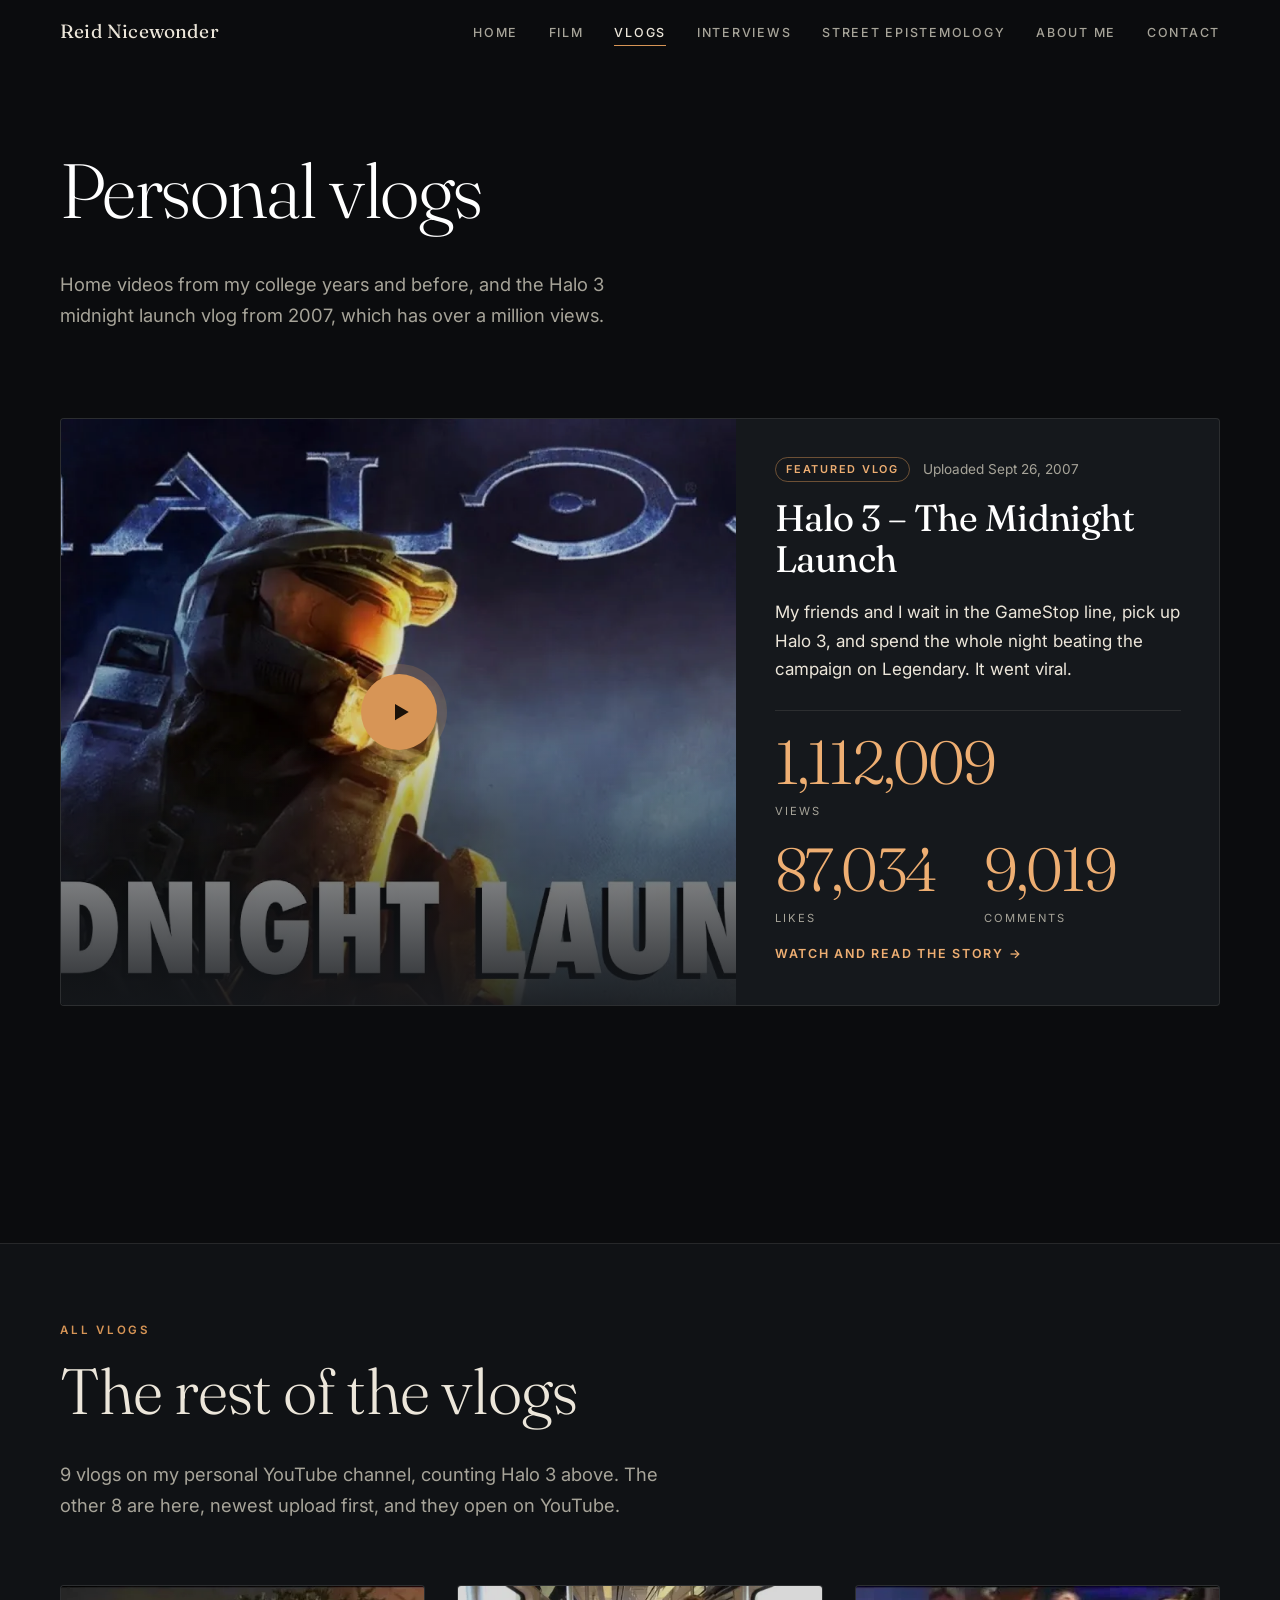
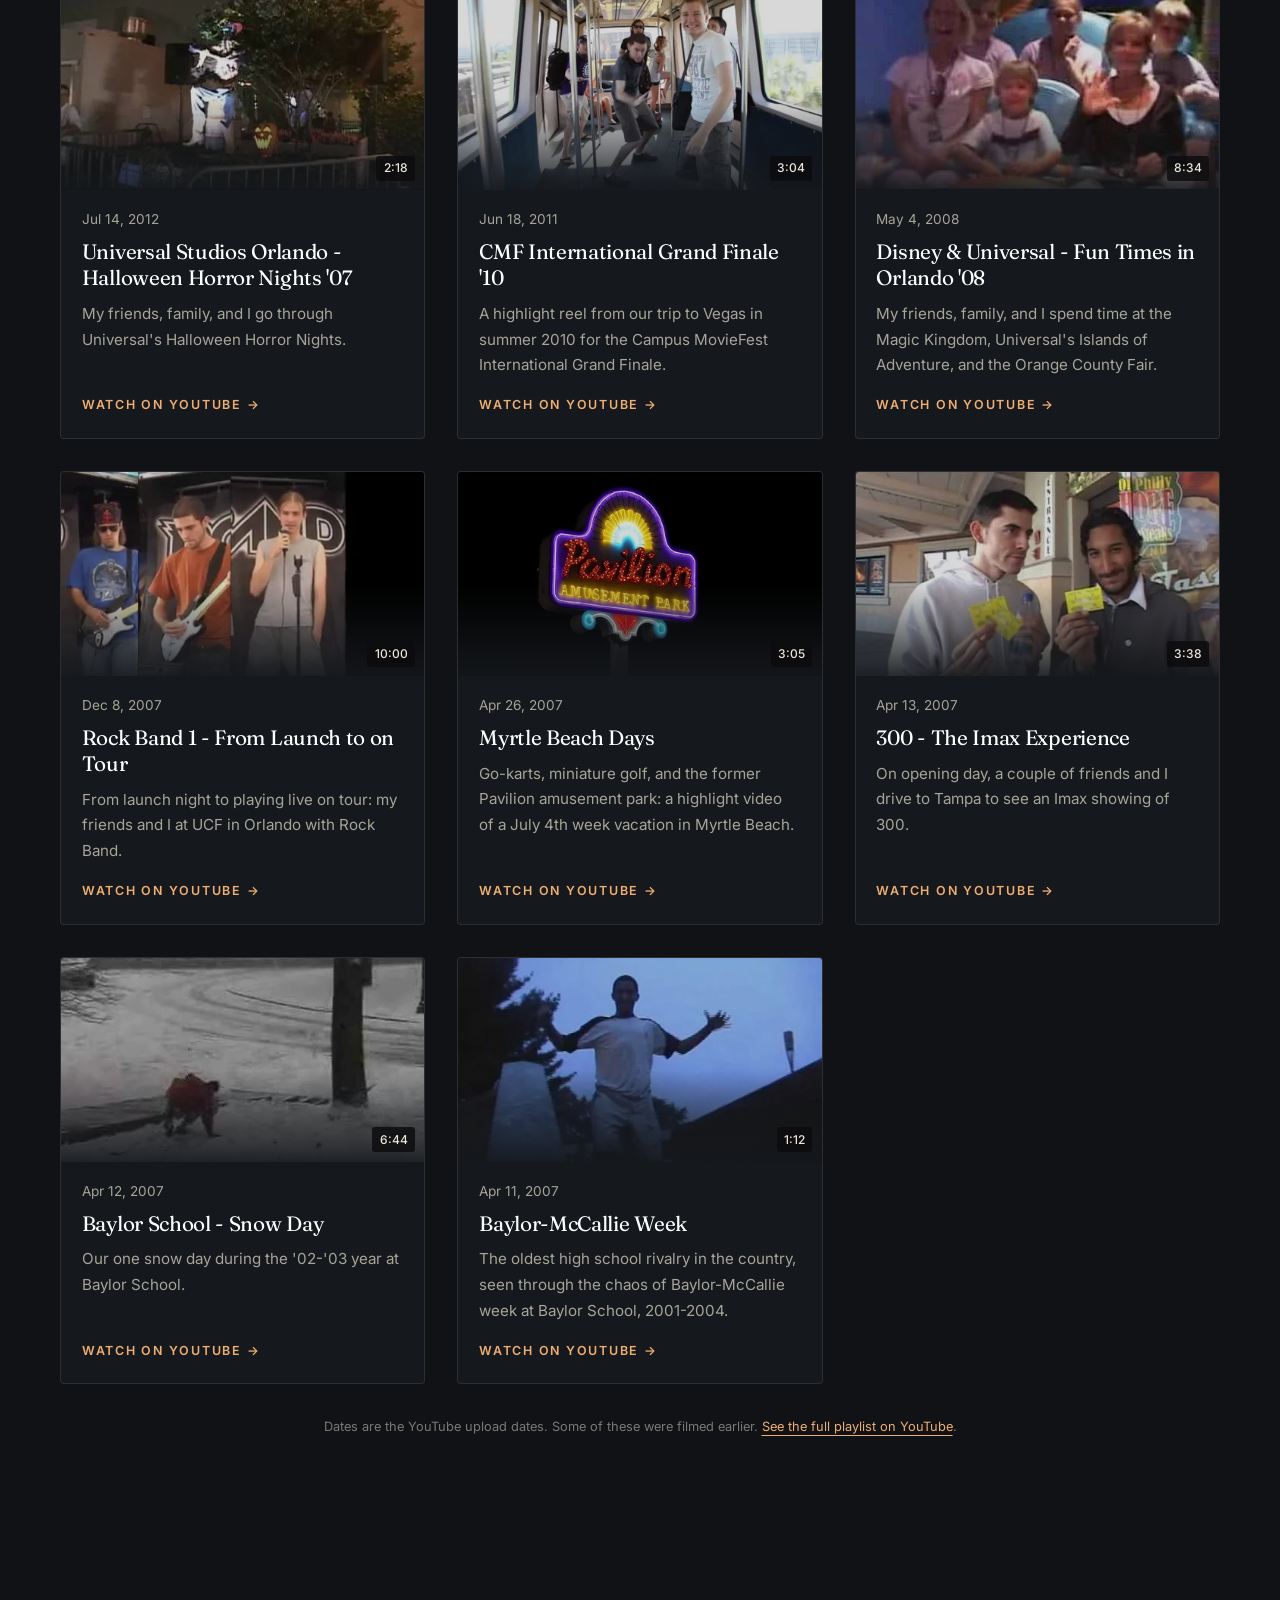
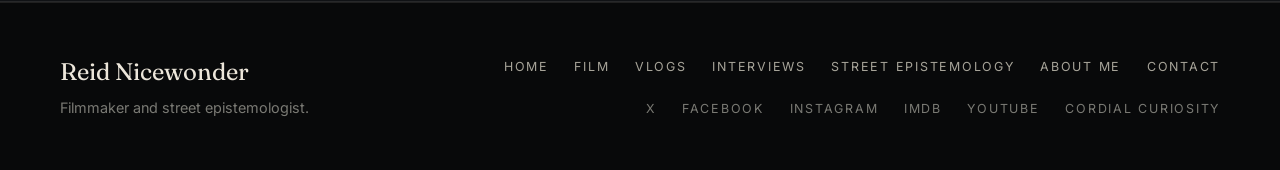
<file: vlogs.html>
<!DOCTYPE html>
<html lang="en">
<head>
  <meta charset="utf-8">
  <meta name="viewport" content="width=device-width, initial-scale=1">
  <title>Personal vlogs | Reid Nicewonder</title>
  <meta name="description" content="All 9 of Reid Nicewonder&#x27;s personal vlogs, including the 2007 Halo 3 midnight launch vlog, which has over a million views on YouTube.">
  <meta name="author" content="Reid Nicewonder">
  <meta name="theme-color" content="#0b0c0e">
  <meta name="color-scheme" content="dark">

  <link rel="canonical" href="https://reidnicewonder.com/vlogs.html">

  <!-- Open Graph / Twitter -->
  <meta property="og:type" content="website">
  <meta property="og:title" content="Personal vlogs | Reid Nicewonder">
  <meta property="og:description" content="My personal vlogs, including the 2007 Halo 3 midnight launch vlog, which has over a million views.">
  <meta property="og:url" content="https://reidnicewonder.com/vlogs.html">
  <meta property="og:image" content="https://reidnicewonder.com/images/og-image.jpg">
  <meta property="og:image:width" content="1200">
  <meta property="og:image:height" content="630">
  <meta property="og:image:alt" content="Reid Nicewonder in a blue chambray shirt, arms crossed, in front of The Vessel in New York City">
  <meta name="twitter:card" content="summary_large_image">
  <meta name="twitter:title" content="Personal vlogs | Reid Nicewonder">
  <meta name="twitter:description" content="My personal vlogs, including the 2007 Halo 3 midnight launch vlog, which has over a million views.">
  <meta name="twitter:image" content="https://reidnicewonder.com/images/og-image.jpg">

  <link rel="icon" href="favicon.svg" type="image/svg+xml">
  <link rel="icon" href="favicon-32.png" sizes="32x32" type="image/png">
  <link rel="apple-touch-icon" href="apple-touch-icon.png">

  <link rel="preconnect" href="https://fonts.googleapis.com">
  <link rel="preconnect" href="https://fonts.gstatic.com" crossorigin>
  <link href="https://fonts.googleapis.com/css2?family=Fraunces:ital,opsz,wght@0,9..144,300;0,9..144,400;0,9..144,500;1,9..144,300;1,9..144,400&family=Inter:wght@400;500;600&display=swap" rel="stylesheet">
  <link rel="stylesheet" href="css/styles.css?v=7ae6f627">
  <script>document.documentElement.classList.add("js");</script>

</head>
<body>
  <a class="skip-link" href="#main">Skip to content</a>

  <header class="site-header" id="site-header">
    <div class="container nav">
      <a class="brand" href="index.html" aria-label="Reid Nicewonder, home">Reid Nicewonder</a>
      <button class="nav-toggle" type="button" aria-expanded="false" aria-controls="site-nav">
        <span class="nav-toggle-label">Menu</span>
        <span class="nav-toggle-bars" aria-hidden="true"></span>
      </button>
      <nav aria-label="Primary">
        <ul class="nav-links" id="site-nav">
          <li><a href="index.html">Home</a></li>
          <li><a href="film.html">Film</a></li>
          <li><a class="active" href="vlogs.html" aria-current="page">Vlogs</a></li>
          <li><a href="interviews.html">Interviews</a></li>
          <li><a href="https://cordialcuriosity.com/">Street Epistemology</a></li>
          <li><a href="about.html">About Me</a></li>
          <li><a href="contact.html">Contact</a></li>
        </ul>
      </nav>
    </div>
  </header>

  <main id="main">
  <section class="page-hero">
    <div class="container">
      <header class="section-head page-head reveal">
        
        <h1>Personal vlogs</h1>
      <p class="section-kicker">Home videos from my college years and before, and the Halo 3 midnight launch vlog from 2007, which has over a million views.</p>
      </header>
    </div>
  </section>

  <section class="section section-flush-top">
    <div class="container">
      <article class="halo halo-feature reveal">
        <a class="halo-media" href="halo3.html" tabindex="-1" aria-hidden="true">
          <picture>
            <source type="image/webp" srcset="images/halo3-640.webp 640w, images/halo3-1280.webp 1280w" sizes="(min-width: 1000px) 700px, 100vw">
            <img src="images/halo3-640.jpg" srcset="images/halo3-640.jpg 640w, images/halo3-1280.jpg 1280w" sizes="(min-width: 1000px) 700px, 100vw" alt="" width="1280" height="720" decoding="async">
          </picture>
          <span class="play" aria-hidden="true"><svg viewBox="0 0 24 24" width="28" height="28"><path d="M8 5.5v13l11-6.5z" fill="currentColor"/></svg></span>
        </a>
        <div class="halo-body">
          <div class="card-meta"><span class="tag">Featured vlog</span><time datetime="2007-09-26">Uploaded Sept 26, 2007</time></div>
          <h2><a class="stretched" href="halo3.html"><span class="sr-only">Thumbnail for the video </span>Halo 3 – The Midnight Launch</a></h2>
          <p>My friends and I wait in the GameStop line, pick up Halo 3, and spend the whole night beating the campaign on Legendary. It went viral.</p>
          <ul class="stats">
            <li><strong>1,112,009</strong><span>views</span></li>
            <li><strong>87,034</strong><span>likes</span></li>
            <li><strong>9,019</strong><span>comments</span></li>
          </ul>
          <span class="card-link" aria-hidden="true">Watch and read the story <i>→</i></span>
        </div>
      </article>
    </div>
  </section>

  <section class="section section-alt section-flush-top" aria-labelledby="all-vlogs-title">
    <div class="container">
      <header class="section-head reveal">
        <p class="eyebrow">All vlogs</p>
        <h2 id="all-vlogs-title">The rest of the vlogs</h2>
        <p class="section-kicker">9 vlogs on my personal YouTube channel, counting Halo 3 above. The other 8 are here, newest upload first, and they open on YouTube.</p>
      </header>
      <div class="vlog-grid">
        <article class="vlog-card halo reveal">
          <a class="halo-media" href="https://youtu.be/TO1mw2SUNZ0" rel="noopener" tabindex="-1" aria-hidden="true">
            <picture>
              <source type="image/webp" srcset="images/vlogs/TO1mw2SUNZ0.webp">
              <img src="images/vlogs/TO1mw2SUNZ0.jpg" alt="" width="480" height="270" loading="lazy" decoding="async">
            </picture>
            <span class="vlog-dur">2:18</span>
          </a>
          <div class="vlog-body">
            <div class="card-meta"><time datetime="2012-07-14">Jul 14, 2012</time></div>
            <h3><a class="stretched" href="https://youtu.be/TO1mw2SUNZ0" rel="noopener"><span class="sr-only">Watch </span>Universal Studios Orlando - Halloween Horror Nights &#x27;07<span class="sr-only"> on YouTube</span></a></h3>
            <p>My friends, family, and I go through Universal&#x27;s Halloween Horror Nights.</p>
            <span class="card-link" aria-hidden="true">Watch on YouTube <i>→</i></span>
          </div>
        </article>
        <article class="vlog-card halo reveal">
          <a class="halo-media" href="https://youtu.be/49D90-xNdNY" rel="noopener" tabindex="-1" aria-hidden="true">
            <picture>
              <source type="image/webp" srcset="images/vlogs/49D90-xNdNY.webp">
              <img src="images/vlogs/49D90-xNdNY.jpg" alt="" width="480" height="270" loading="lazy" decoding="async">
            </picture>
            <span class="vlog-dur">3:04</span>
          </a>
          <div class="vlog-body">
            <div class="card-meta"><time datetime="2011-06-18">Jun 18, 2011</time></div>
            <h3><a class="stretched" href="https://youtu.be/49D90-xNdNY" rel="noopener"><span class="sr-only">Watch </span>CMF International Grand Finale &#x27;10<span class="sr-only"> on YouTube</span></a></h3>
            <p>A highlight reel from our trip to Vegas in summer 2010 for the Campus MovieFest International Grand Finale.</p>
            <span class="card-link" aria-hidden="true">Watch on YouTube <i>→</i></span>
          </div>
        </article>
        <article class="vlog-card halo reveal">
          <a class="halo-media" href="https://youtu.be/nXfvcFaliAU" rel="noopener" tabindex="-1" aria-hidden="true">
            <picture>
              <source type="image/webp" srcset="images/vlogs/nXfvcFaliAU.webp">
              <img src="images/vlogs/nXfvcFaliAU.jpg" alt="" width="480" height="270" loading="lazy" decoding="async">
            </picture>
            <span class="vlog-dur">8:34</span>
          </a>
          <div class="vlog-body">
            <div class="card-meta"><time datetime="2008-05-04">May 4, 2008</time></div>
            <h3><a class="stretched" href="https://youtu.be/nXfvcFaliAU" rel="noopener"><span class="sr-only">Watch </span>Disney &amp; Universal - Fun Times in Orlando &#x27;08<span class="sr-only"> on YouTube</span></a></h3>
            <p>My friends, family, and I spend time at the Magic Kingdom, Universal&#x27;s Islands of Adventure, and the Orange County Fair.</p>
            <span class="card-link" aria-hidden="true">Watch on YouTube <i>→</i></span>
          </div>
        </article>
        <article class="vlog-card halo reveal">
          <a class="halo-media" href="https://youtu.be/VE2FZvgo5-U" rel="noopener" tabindex="-1" aria-hidden="true">
            <picture>
              <source type="image/webp" srcset="images/vlogs/VE2FZvgo5-U.webp">
              <img src="images/vlogs/VE2FZvgo5-U.jpg" alt="" width="480" height="270" loading="lazy" decoding="async">
            </picture>
            <span class="vlog-dur">10:00</span>
          </a>
          <div class="vlog-body">
            <div class="card-meta"><time datetime="2007-12-08">Dec 8, 2007</time></div>
            <h3><a class="stretched" href="https://youtu.be/VE2FZvgo5-U" rel="noopener"><span class="sr-only">Watch </span>Rock Band 1 - From Launch to on Tour<span class="sr-only"> on YouTube</span></a></h3>
            <p>From launch night to playing live on tour: my friends and I at UCF in Orlando with Rock Band.</p>
            <span class="card-link" aria-hidden="true">Watch on YouTube <i>→</i></span>
          </div>
        </article>
        <article class="vlog-card halo reveal">
          <a class="halo-media" href="https://youtu.be/xXixSYMDRgQ" rel="noopener" tabindex="-1" aria-hidden="true">
            <picture>
              <source type="image/webp" srcset="images/vlogs/xXixSYMDRgQ.webp">
              <img src="images/vlogs/xXixSYMDRgQ.jpg" alt="" width="480" height="270" loading="lazy" decoding="async">
            </picture>
            <span class="vlog-dur">3:05</span>
          </a>
          <div class="vlog-body">
            <div class="card-meta"><time datetime="2007-04-26">Apr 26, 2007</time></div>
            <h3><a class="stretched" href="https://youtu.be/xXixSYMDRgQ" rel="noopener"><span class="sr-only">Watch </span>Myrtle Beach Days<span class="sr-only"> on YouTube</span></a></h3>
            <p>Go-karts, miniature golf, and the former Pavilion amusement park: a highlight video of a July 4th week vacation in Myrtle Beach.</p>
            <span class="card-link" aria-hidden="true">Watch on YouTube <i>→</i></span>
          </div>
        </article>
        <article class="vlog-card halo reveal">
          <a class="halo-media" href="https://youtu.be/V58L7-Q7p7o" rel="noopener" tabindex="-1" aria-hidden="true">
            <picture>
              <source type="image/webp" srcset="images/vlogs/V58L7-Q7p7o.webp">
              <img src="images/vlogs/V58L7-Q7p7o.jpg" alt="" width="480" height="270" loading="lazy" decoding="async">
            </picture>
            <span class="vlog-dur">3:38</span>
          </a>
          <div class="vlog-body">
            <div class="card-meta"><time datetime="2007-04-13">Apr 13, 2007</time></div>
            <h3><a class="stretched" href="https://youtu.be/V58L7-Q7p7o" rel="noopener"><span class="sr-only">Watch </span>300 - The Imax Experience<span class="sr-only"> on YouTube</span></a></h3>
            <p>On opening day, a couple of friends and I drive to Tampa to see an Imax showing of 300.</p>
            <span class="card-link" aria-hidden="true">Watch on YouTube <i>→</i></span>
          </div>
        </article>
        <article class="vlog-card halo reveal">
          <a class="halo-media" href="https://youtu.be/ZiSt_GYi9p8" rel="noopener" tabindex="-1" aria-hidden="true">
            <picture>
              <source type="image/webp" srcset="images/vlogs/ZiSt_GYi9p8.webp">
              <img src="images/vlogs/ZiSt_GYi9p8.jpg" alt="" width="480" height="270" loading="lazy" decoding="async">
            </picture>
            <span class="vlog-dur">6:44</span>
          </a>
          <div class="vlog-body">
            <div class="card-meta"><time datetime="2007-04-12">Apr 12, 2007</time></div>
            <h3><a class="stretched" href="https://youtu.be/ZiSt_GYi9p8" rel="noopener"><span class="sr-only">Watch </span>Baylor School - Snow Day<span class="sr-only"> on YouTube</span></a></h3>
            <p>Our one snow day during the &#x27;02-&#x27;03 year at Baylor School.</p>
            <span class="card-link" aria-hidden="true">Watch on YouTube <i>→</i></span>
          </div>
        </article>
        <article class="vlog-card halo reveal">
          <a class="halo-media" href="https://youtu.be/mdEvl-epXOA" rel="noopener" tabindex="-1" aria-hidden="true">
            <picture>
              <source type="image/webp" srcset="images/vlogs/mdEvl-epXOA.webp">
              <img src="images/vlogs/mdEvl-epXOA.jpg" alt="" width="480" height="270" loading="lazy" decoding="async">
            </picture>
            <span class="vlog-dur">1:12</span>
          </a>
          <div class="vlog-body">
            <div class="card-meta"><time datetime="2007-04-11">Apr 11, 2007</time></div>
            <h3><a class="stretched" href="https://youtu.be/mdEvl-epXOA" rel="noopener"><span class="sr-only">Watch </span>Baylor-McCallie Week<span class="sr-only"> on YouTube</span></a></h3>
            <p>The oldest high school rivalry in the country, seen through the chaos of Baylor-McCallie week at Baylor School, 2001-2004.</p>
            <span class="card-link" aria-hidden="true">Watch on YouTube <i>→</i></span>
          </div>
        </article>
      </div>
      <p class="fine vlog-more reveal">Dates are the YouTube upload dates. Some of these were filmed earlier. <a href="https://www.youtube.com/playlist?list=PLFBBE5017CFDBEE57" rel="noopener">See the full playlist on YouTube</a>.</p>
    </div>
  </section>
  </main>

  <footer class="site-footer">
    <div class="container footer-inner">
      <div>
        <div class="footer-brand">Reid Nicewonder</div>
        <p class="footer-note">Filmmaker and street epistemologist.</p>
      </div>
      <nav aria-label="Footer" class="footer-nav">
        <ul class="footer-links">
          <li><a href="index.html">Home</a></li>
          <li><a href="film.html">Film</a></li>
          <li><a href="vlogs.html">Vlogs</a></li>
          <li><a href="interviews.html">Interviews</a></li>
          <li><a href="https://cordialcuriosity.com/">Street Epistemology</a></li>
          <li><a href="about.html">About Me</a></li>
          <li><a href="contact.html">Contact</a></li>
        </ul>
        <ul class="footer-links footer-social">
          <li><a href="https://x.com/ReidN" rel="me noopener">X</a></li>
          <li><a href="https://www.facebook.com/reidn" rel="me noopener">Facebook</a></li>
          <li><a href="https://www.instagram.com/reidn" rel="me noopener">Instagram</a></li>
          <li><a href="https://www.imdb.com/name/nm3279500/" rel="me noopener">IMDb</a></li>
          <li><a href="https://www.youtube.com/@ReidNicewonder" rel="me noopener">YouTube</a></li>
          <li><a href="https://cordialcuriosity.substack.com/" rel="noopener">Cordial Curiosity</a></li>
        </ul>
      </nav>
    </div>
  </footer>
  <script src="js/main.js?v=07c07661" defer></script>
</body>
</html>
</file>
<file: css/styles.css>
/* Reid Nicewonder — cinematic portfolio */
:root {
  --bg: #0b0c0e;
  --bg-alt: #101215;
  --surface: #15181c;
  --surface-2: #1b1f24;
  --line: rgba(240, 233, 222, 0.1);
  --line-strong: rgba(240, 233, 222, 0.2);
  --text: #ece6da;
  --text-dim: #a7a499;
  --text-faint: #7a7a74;
  --accent: #d79556;
  --accent-bright: #eeae72;
  --accent-ink: #1a1108;
  --font-display: "Fraunces", "Iowan Old Style", "Palatino Linotype", Georgia, serif;
  --font-body: "Inter", system-ui, -apple-system, "Segoe UI", Roboto, sans-serif;
  --max: 1160px;
  --nav-h: 64px;
  --ease: cubic-bezier(0.22, 1, 0.36, 1);
}

*, *::before, *::after { box-sizing: border-box; }
html { scroll-behavior: smooth; scroll-padding-top: calc(var(--nav-h) + 8px); -webkit-text-size-adjust: 100%; }
body {
  margin: 0;
  font-family: var(--font-body);
  font-size: 1.0625rem;
  line-height: 1.7;
  color: var(--text);
  background: var(--bg);
  -webkit-font-smoothing: antialiased;
  text-rendering: optimizeLegibility;
  overflow-x: hidden;
}
img { max-width: 100%; height: auto; display: block; }
a { color: var(--accent-bright); text-decoration-thickness: 1px; text-underline-offset: 4px; transition: color .2s; }
a:hover { color: #fff; }
:focus-visible { outline: 2px solid var(--accent-bright); outline-offset: 3px; border-radius: 3px; }
h1, h2, h3 { font-family: var(--font-display); font-weight: 400; line-height: 1.1; letter-spacing: -0.015em; margin: 0 0 .5em; }
p { margin: 0 0 1.1rem; }
ul, ol { margin: 0; padding: 0; list-style: none; }
::selection { background: var(--accent); color: var(--accent-ink); }

.container { width: min(100% - 2.5rem, var(--max)); margin-inline: auto; }
.sr-only { position: absolute; width: 1px; height: 1px; overflow: hidden; clip: rect(0 0 0 0); white-space: nowrap; }
.skip-link { position: absolute; left: 1rem; top: -4rem; z-index: 200; background: var(--accent); color: var(--accent-ink); padding: .6rem 1rem; border-radius: 6px; font-weight: 600; text-decoration: none; }
.skip-link:focus { top: 1rem; color: var(--accent-ink); }

/* ---------- Nav ---------- */
.site-header { position: fixed; inset: 0 0 auto 0; z-index: 100; height: var(--nav-h); transition: background .3s, backdrop-filter .3s, border-color .3s; border-bottom: 1px solid transparent; }
.site-header.scrolled, .site-header.menu-open { background: rgba(11, 12, 14, .86); -webkit-backdrop-filter: blur(14px); backdrop-filter: blur(14px); border-bottom-color: var(--line); }
.nav { height: 100%; display: flex; align-items: center; justify-content: space-between; gap: 1rem; }
.brand { font-family: var(--font-display); font-size: 1.2rem; letter-spacing: .01em; color: var(--text); text-decoration: none; white-space: nowrap; }
.brand:hover { color: var(--accent-bright); }
.nav-links { display: flex; gap: clamp(1rem, 2.4vw, 2.2rem); }
.nav-links a { position: relative; color: var(--text-dim); text-decoration: none; font-size: .78rem; font-weight: 500; letter-spacing: .14em; text-transform: uppercase; padding: .5rem 0; }
.nav-links a::after { content: ""; position: absolute; left: 0; right: 0; bottom: .15rem; height: 1px; background: var(--accent); transform: scaleX(0); transform-origin: left; transition: transform .35s var(--ease); }
.nav-links a:hover, .nav-links a.active { color: var(--text); }
.nav-links a:hover::after, .nav-links a.active::after { transform: scaleX(1); }
.nav-toggle { display: none; align-items: center; gap: .6rem; background: none; border: 1px solid var(--line-strong); color: var(--text); font: 500 .75rem/1 var(--font-body); letter-spacing: .14em; text-transform: uppercase; padding: .7rem .9rem; border-radius: 999px; cursor: pointer; min-height: 44px; }
.nav-toggle-bars, .nav-toggle-bars::before { display: block; width: 14px; height: 1.5px; background: currentColor; position: relative; transition: transform .3s var(--ease); }
.nav-toggle-bars::before { content: ""; position: absolute; top: 4px; left: 0; }
.nav-toggle[aria-expanded="true"] .nav-toggle-bars { transform: translateY(2px) rotate(45deg); }
.nav-toggle[aria-expanded="true"] .nav-toggle-bars::before { transform: translateY(-4px) rotate(-90deg); top: 4px; }

/* ---------- Hero ---------- */
.hero { position: relative; min-height: 100vh; min-height: 100svh; display: flex; align-items: flex-end; isolation: isolate; overflow: hidden; background: #08090a; }
.hero-bg { position: absolute; inset: 0; z-index: -2; }
.hero-bg img { width: 100%; height: 100%; object-fit: cover; object-position: 50% 30%; animation: heroZoom 2.4s var(--ease) both; }
.hero::before { content: ""; position: absolute; inset: 0; z-index: -1; background:
  linear-gradient(180deg, rgba(8,9,10,.7) 0%, rgba(8,9,10,.15) 28%, rgba(8,9,10,.55) 62%, rgba(11,12,14,.97) 100%),
  linear-gradient(90deg, rgba(8,9,10,.85) 0%, rgba(8,9,10,.35) 55%, rgba(8,9,10,.1) 100%); }
.hero::after { content: ""; position: absolute; inset: 0; z-index: -1; pointer-events: none; box-shadow: inset 0 0 220px rgba(0,0,0,.55); }
.hero-inner { padding-block: calc(var(--nav-h) + 3rem) clamp(4.5rem, 10vh, 7rem); }
.hero-content { max-width: 46rem; }
.hero-title { font-size: clamp(3.2rem, 11.5vw, 9rem); font-weight: 300; line-height: .92; letter-spacing: -0.035em; margin: 0 0 1.4rem; color: #fff; }
.hero-title span { display: block; }
.hero-title span:last-child { font-style: italic; color: var(--accent-bright); font-weight: 300; }
.hero-tagline { font-size: clamp(.8rem, 1.6vw, .95rem); letter-spacing: .28em; text-transform: uppercase; color: var(--text); margin: 0 0 1.4rem; display: flex; align-items: center; gap: 1rem; }
.hero-tagline::before { content: ""; width: 2.8rem; height: 1px; background: var(--accent); flex: none; }
.lede { max-width: 34rem; color: var(--text-dim); font-size: clamp(1rem, 1.5vw, 1.15rem); margin-bottom: 2rem; }
.hero-actions { display: flex; flex-wrap: wrap; gap: .8rem; }
.scroll-cue { position: absolute; right: clamp(1.25rem, 4vw, 3rem); bottom: 2.4rem; width: 26px; height: 44px; border: 1px solid var(--line-strong); border-radius: 14px; display: block; }
.scroll-cue span { position: absolute; left: 50%; top: 8px; width: 3px; height: 8px; margin-left: -1.5px; border-radius: 2px; background: var(--accent-bright); animation: cue 2s var(--ease) infinite; }

@keyframes heroZoom { from { transform: scale(1.08); opacity: .4; } to { transform: scale(1); opacity: 1; } }
@keyframes cue { 0% { transform: translateY(0); opacity: 1; } 70% { transform: translateY(16px); opacity: 0; } 100% { opacity: 0; } }
.hero-content > * { animation: rise 1.1s var(--ease) both; }
.hero-content > :nth-child(1) { animation-delay: .15s; }
.hero-content > :nth-child(2) { animation-delay: .35s; }
.hero-content > :nth-child(3) { animation-delay: .5s; }
.hero-content > :nth-child(4) { animation-delay: .65s; }
@keyframes rise { from { opacity: 0; transform: translateY(26px); } to { opacity: 1; transform: none; } }

@media (min-width: 900px) {
  .hero-bg { left: auto; width: 72%; -webkit-mask-image: linear-gradient(90deg, transparent 0, #000 38%); mask-image: linear-gradient(90deg, transparent 0, #000 38%); }
  .hero-bg img { object-position: 50% 24%; }
  .hero::before { background: linear-gradient(180deg, rgba(8,9,10,.65) 0%, rgba(8,9,10,.05) 25%, rgba(8,9,10,.35) 65%, rgba(11,12,14,.97) 100%), linear-gradient(90deg, rgba(8,9,10,.6) 0%, rgba(8,9,10,0) 60%); }
}

/* ---------- Buttons / tags ---------- */
.btn { display: inline-flex; align-items: center; justify-content: center; min-height: 48px; padding: .8rem 1.6rem; border-radius: 999px; font-size: .78rem; font-weight: 600; letter-spacing: .12em; text-transform: uppercase; text-decoration: none; transition: transform .3s var(--ease), background .25s, color .25s, border-color .25s; }
.btn-primary { background: var(--accent); color: var(--accent-ink); }
.btn-primary:hover { background: var(--accent-bright); color: var(--accent-ink); transform: translateY(-2px); }
.btn-ghost { border: 1px solid var(--line-strong); color: var(--text); }
.btn-ghost:hover { border-color: var(--accent); color: var(--accent-bright); transform: translateY(-2px); }
.tag { display: inline-block; font-size: .68rem; font-weight: 600; letter-spacing: .16em; text-transform: uppercase; color: var(--accent-bright); border: 1px solid rgba(215,149,86,.45); padding: .25rem .65rem; border-radius: 999px; line-height: 1.4; }

/* ---------- Sections ---------- */
.section { padding-block: clamp(5rem, 11vw, 9rem); }
.section-alt { background: var(--bg-alt); border-block: 1px solid var(--line); }
.section-head { max-width: 46rem; margin-bottom: clamp(2.5rem, 5vw, 4rem); }
.eyebrow { font-size: .72rem; font-weight: 600; letter-spacing: .24em; text-transform: uppercase; color: var(--accent); margin: 0 0 1rem; }
.section-head h1, .section-head h2, .about-copy h2, .contact h2 { font-size: clamp(2.2rem, 5.5vw, 4rem); font-weight: 300; }
.section-kicker { font-size: 1.15rem; color: var(--text-dim); max-width: 38rem; margin: 0; }

/* ---------- Film ---------- */
.film-lead { display: grid; grid-template-columns: 1fr 1.15fr; gap: clamp(2rem, 5vw, 5rem); align-items: stretch; margin-bottom: clamp(4rem, 8vw, 7rem); }
.lead-credit { position: relative; padding: clamp(1.8rem, 4vw, 3rem); border: 1px solid var(--line); border-radius: 4px; background: linear-gradient(160deg, var(--surface-2), var(--surface)); display: flex; flex-direction: column; align-items: flex-start; }
.lead-credit::before { content: ""; position: absolute; left: 0; top: 0; width: 3px; height: 100%; background: var(--accent); }
.lead-credit h3 { font-size: clamp(2.6rem, 6vw, 4.6rem); font-weight: 300; font-style: italic; margin: 1.2rem 0 .4rem; color: #fff; }
.lead-year { font-size: .8rem; letter-spacing: .18em; text-transform: uppercase; color: var(--text-dim); margin-bottom: .3rem; }
.lead-credit p:not(.lead-year) { font-size: 1.15rem; margin-bottom: 2rem; }
.lead-credit .btn { margin-top: auto; }
.credit-list { border-top: 1px solid var(--line-strong); align-self: center; width: 100%; }
.credit-list li { display: flex; align-items: center; justify-content: space-between; gap: 1rem; padding: 1.15rem 0; border-bottom: 1px solid var(--line); transition: padding .35s var(--ease), background .35s; }
.credit-list li:hover { padding-left: .8rem; }
.credit-title { font-family: var(--font-display); font-size: clamp(1.2rem, 2.4vw, 1.6rem); line-height: 1.25; }
.credit-note { display: block; font-family: var(--font-body); font-size: .85rem; color: var(--text-faint); margin-top: .15rem; }
.role { flex: none; font-size: .68rem; font-weight: 600; letter-spacing: .16em; text-transform: uppercase; color: var(--accent-bright); background: rgba(215,149,86,.1); border: 1px solid rgba(215,149,86,.4); padding: .4rem .8rem; border-radius: 999px; white-space: nowrap; }

/* Award */
.award { position: relative; display: grid; grid-template-columns: minmax(0, 440px) 1fr; gap: clamp(2rem, 6vw, 6rem); align-items: center; padding: clamp(1.5rem, 4vw, 3.5rem); margin-bottom: clamp(5rem, 9vw, 8rem); border: 1px solid var(--line); border-radius: 4px; background: radial-gradient(120% 90% at 100% 0%, rgba(215,149,86,.13), transparent 60%), var(--surface); overflow: hidden; }
.award-photo { margin: 0; position: relative; }
.award-photo::after { content: ""; position: absolute; inset: 0; border: 1px solid var(--line-strong); pointer-events: none; }
.award-photo img { width: 100%; aspect-ratio: 3 / 4; object-fit: cover; object-position: 50% 30%; }
.award-copy h3 { font-size: clamp(2.2rem, 5vw, 3.8rem); font-weight: 300; margin-bottom: 1rem; }
.award-desc { color: var(--text-dim); font-size: 1.15rem; max-width: 30rem; margin-bottom: 2rem; }
.award-list li { display: flex; gap: .9rem; align-items: baseline; padding: 1rem 0; border-top: 1px solid var(--line); font-family: var(--font-display); font-size: clamp(1.1rem, 2vw, 1.35rem); line-height: 1.35; }
.award-list li:last-child { border-bottom: 1px solid var(--line); }
.award-mark { flex: none; width: .55rem; height: .55rem; background: var(--accent); transform: rotate(45deg) translateY(-.1rem); }

/* Viral */
.viral-head { margin-bottom: 2.5rem; }
.viral-grid { display: grid; grid-template-columns: 1.55fr 1fr; gap: clamp(1rem, 2.5vw, 2rem); align-items: stretch; }
.halo, .xcard { position: relative; border: 1px solid var(--line); border-radius: 4px; background: var(--surface); overflow: hidden; transition: border-color .3s, transform .5s var(--ease); }
.halo:hover, .xcard:hover { border-color: rgba(215,149,86,.55); transform: translateY(-4px); }
.halo-media { position: relative; display: block; overflow: hidden; }
.halo-media img { width: 100%; aspect-ratio: 16 / 9; object-fit: cover; transition: transform 1.2s var(--ease), filter .5s; filter: saturate(.95) brightness(.85); }
.halo:hover .halo-media img { transform: scale(1.04); filter: saturate(1.05) brightness(1); }
.halo-media::after { content: ""; position: absolute; inset: 0; background: linear-gradient(180deg, transparent 55%, rgba(21,24,28,.9)); }
.play { position: absolute; z-index: 1; left: 50%; top: 50%; width: 76px; height: 76px; margin: -38px 0 0 -38px; display: grid; place-items: center; border-radius: 50%; background: var(--accent); color: var(--accent-ink); box-shadow: 0 0 0 10px rgba(215,149,86,.2); transition: transform .4s var(--ease); }
.play svg { width: 30px; height: 30px; margin-left: 3px; }
.halo:hover .play { transform: scale(1.1); }
.halo-body, .xcard { padding: clamp(1.4rem, 3vw, 2.2rem); }
.halo-body { padding-top: 0; position: relative; z-index: 1; margin-top: -.5rem; }
.card-meta { display: flex; flex-wrap: wrap; align-items: center; gap: .8rem; font-size: .85rem; color: var(--text-dim); margin-bottom: 1rem; }
.halo h3, .xcard h3 { font-size: clamp(1.6rem, 3vw, 2.3rem); font-weight: 400; }
.halo h3 a, .xcard h3 a { color: #fff; text-decoration: none; }
.stretched::after { content: ""; position: absolute; inset: 0; z-index: 2; }
.stretched:focus-visible { outline: none; }
.stretched:focus-visible::after { outline: 2px solid var(--accent-bright); outline-offset: -4px; }
.stats { display: flex; flex-wrap: wrap; gap: 1.2rem clamp(1.4rem, 4vw, 3rem); margin: 1.6rem 0 .6rem; padding-top: 1.4rem; border-top: 1px solid var(--line); }
.stats li { display: flex; flex-direction: column; }
.stats strong { font-family: var(--font-display); font-weight: 300; font-size: clamp(2.4rem, 5vw, 3.8rem); line-height: 1; letter-spacing: -0.03em; color: var(--accent-bright); font-variant-numeric: lining-nums; }
.stats span { font-size: .7rem; letter-spacing: .18em; text-transform: uppercase; color: var(--text-dim); margin-top: .5rem; }
.stats-x { display: grid; grid-template-columns: 1fr 1fr; }
.stats-x strong { font-size: clamp(2rem, 3.4vw, 2.7rem); }
.fine { font-size: .8rem; color: var(--text-faint); margin-bottom: 1.4rem; }
.reply { font-family: var(--font-display); font-style: italic; font-size: 1.15rem; color: var(--text-dim); border-left: 2px solid var(--accent); padding-left: 1rem; margin: 1.4rem 0; }
.card-link { display: inline-block; font-size: .78rem; font-weight: 600; letter-spacing: .14em; text-transform: uppercase; color: var(--accent-bright); }
.card-link i { font-style: normal; display: inline-block; transition: transform .3s var(--ease); }
.halo:hover .card-link i, .xcard:hover .card-link i { transform: translateX(6px); }
.tag-x { color: var(--text); border-color: var(--line-strong); }

/* ---------- SE ---------- */
.se-timeline { position: relative; padding-left: 0; }
.se-timeline::before { content: ""; position: absolute; left: 4.5rem; top: .6rem; bottom: .6rem; width: 1px; background: linear-gradient(var(--accent), rgba(215,149,86,.1)); }
.se-timeline li { position: relative; display: grid; grid-template-columns: 4.5rem 1fr; gap: 0 2.2rem; padding-bottom: 2.4rem; }
.se-timeline li:last-child { padding-bottom: 0; }
.se-timeline li::before { content: ""; position: absolute; left: calc(4.5rem - 4.5px); top: .75rem; width: 9px; height: 9px; border-radius: 50%; background: var(--bg-alt); border: 2px solid var(--accent); }
.se-timeline .yr { font-family: var(--font-display); font-size: 1.9rem; font-weight: 300; line-height: 1.2; color: var(--accent-bright); }
.se-timeline .yr-since { font-style: italic; font-size: 1.5rem; padding-top: .25rem; }
.se-timeline p { margin: 0; padding-top: .35rem; font-size: 1.1rem; color: var(--text); }
.watch { color: var(--text-dim); }
.pullquote { position: relative; margin: clamp(4rem, 8vw, 6rem) 0 0; padding: clamp(2rem, 5vw, 3.5rem) 0 0; border-top: 1px solid var(--line-strong); max-width: 54rem; }
.pullquote::before { content: "\201C"; position: absolute; top: .4rem; left: -.05em; font-family: var(--font-display); font-size: 6rem; line-height: 1; color: var(--accent); opacity: .5; }
.pullquote p { font-family: var(--font-display); font-weight: 300; font-size: clamp(1.4rem, 3vw, 2.2rem); line-height: 1.4; color: #fff; margin: 1.8rem 0 1.4rem; }
.pullquote footer { font-size: .92rem; color: var(--text-dim); }

/* ---------- About ---------- */
.about-grid { display: grid; grid-template-columns: minmax(0, 460px) 1fr; gap: clamp(2.5rem, 7vw, 7rem); align-items: center; }
.about-photo { margin: 0; position: relative; }
.about-photo::before { content: ""; position: absolute; inset: 1.2rem -1.2rem -1.2rem 1.2rem; border: 1px solid rgba(215,149,86,.5); z-index: 0; }
.about-photo img { position: relative; z-index: 1; width: 100%; aspect-ratio: 3 / 4; object-fit: cover; object-position: 50% 25%; }
.bio { font-family: var(--font-display); font-weight: 300; font-size: clamp(1.5rem, 3vw, 2.2rem); line-height: 1.3; color: #fff; margin: 1rem 0 1.8rem; }
.about-copy p:not(.bio):not(.eyebrow) { color: var(--text-dim); max-width: 34rem; }

/* ---------- Places ---------- */
.places-head { margin-inline: auto; text-align: center; }
.places-head .section-kicker { margin-inline: auto; }
.places { position: relative; max-width: 60rem; margin-inline: auto; }
.places::before { content: ""; position: absolute; left: 50%; top: 0; bottom: 0; width: 1px; background: linear-gradient(transparent, var(--line-strong) 4%, var(--line-strong) 96%, transparent); }
.places li { position: relative; display: grid; grid-template-columns: 1fr 1fr; gap: 0 4rem; padding-block: 1.1rem; }
.places li::before { content: ""; position: absolute; left: 50%; top: 2.2rem; width: 11px; height: 11px; margin: -5.5px 0 0 -5.5px; border-radius: 50%; background: var(--bg-alt); border: 2px solid var(--accent); z-index: 1; }
.year { grid-column: 1; grid-row: 1; text-align: right; font-family: var(--font-display); font-weight: 300; font-size: clamp(2rem, 4.5vw, 3rem); line-height: 1.1; letter-spacing: -0.02em; color: var(--accent-bright); font-variant-numeric: lining-nums; }
.where { grid-column: 2; grid-row: 1; display: flex; flex-wrap: wrap; gap: .5rem; align-content: flex-start; padding-top: .45rem; }
.places li:nth-child(even) .year { grid-column: 2; text-align: left; }
.places li:nth-child(even) .where { grid-column: 1; justify-content: flex-end; }
.chip { display: inline-block; font-size: .95rem; line-height: 1.3; padding: .5rem 1rem; border: 1px solid var(--line-strong); border-radius: 999px; background: var(--surface); color: var(--text); }
.chip small { font-size: .7rem; letter-spacing: .12em; text-transform: uppercase; color: var(--text-dim); margin-left: .4rem; }
.places-section .places li::before { background: var(--bg); }
.places-now .year { color: #fff; }
.places-now::before { background: var(--accent); box-shadow: 0 0 0 6px rgba(215,149,86,.22); }
.places-now .chip:first-child { border-color: var(--accent); background: rgba(215,149,86,.12); }
.places-now .chip:first-child small { color: var(--accent-bright); }

/* ---------- Contact ---------- */
.contact { text-align: center; background: radial-gradient(70% 100% at 50% 100%, rgba(215,149,86,.1), transparent 70%), var(--bg); }
.socials { display: flex; flex-wrap: wrap; justify-content: center; gap: .8rem; margin-top: 2.2rem; }
.socials a { display: inline-flex; align-items: center; gap: .7rem; min-height: 52px; padding: .6rem 1.3rem; border: 1px solid var(--line-strong); border-radius: 999px; color: var(--text); text-decoration: none; font-weight: 500; transition: border-color .25s, background .25s, transform .3s var(--ease); }
.socials a:hover { border-color: var(--accent); background: rgba(215,149,86,.1); transform: translateY(-2px); color: #fff; }
.socials svg { width: 20px; height: 20px; color: var(--accent-bright); flex: none; }
.socials small { color: var(--text-dim); font-size: .8rem; margin-left: .3rem; }

/* ---------- Footer ---------- */
.site-footer { border-top: 1px solid var(--line); padding: 3rem 0; background: #08090a; }
.footer-inner { display: flex; flex-wrap: wrap; align-items: center; justify-content: space-between; gap: 1.5rem 3rem; }
.footer-brand { font-family: var(--font-display); font-size: 1.5rem; }
.footer-note { margin: .2rem 0 0; color: var(--text-faint); font-size: .9rem; }
.footer-links { display: flex; flex-wrap: wrap; gap: .4rem 1.6rem; }
.footer-links a { color: var(--text-dim); text-decoration: none; font-size: .78rem; letter-spacing: .14em; text-transform: uppercase; }
.footer-links a:hover { color: var(--accent-bright); }

/* ---------- Reveal ---------- */
.js .reveal { opacity: 0; transform: translateY(28px); transition: opacity .9s var(--ease), transform .9s var(--ease); }
.js .reveal.in { opacity: 1; transform: none; }

/* ---------- Responsive ---------- */
@media (max-width: 960px) {
  .film-lead, .viral-grid { grid-template-columns: 1fr; }
  .award { grid-template-columns: 1fr; }
  .award-photo { max-width: 420px; }
  .about-grid { grid-template-columns: 1fr; }
  .about-photo { max-width: 420px; margin-right: 1.2rem; }
}
@media (max-width: 800px) {
  .nav-toggle { display: inline-flex; }
  .site-header nav { position: absolute; top: var(--nav-h); left: 0; right: 0; background: rgba(11,12,14,.97); border-bottom: 1px solid var(--line); display: none; }
  .site-header.menu-open nav { display: block; }
  .nav-links { flex-direction: column; gap: 0; padding: .5rem 1.25rem 1.25rem; }
  .nav-links a { display: block; padding: 1rem 0; font-size: .85rem; border-bottom: 1px solid var(--line); }
  .nav-links a::after { display: none; }
  .places::before { left: 7px; }
  .places li, .places li:nth-child(even) { grid-template-columns: 1fr; padding: 0 0 1.8rem 2.2rem; gap: .6rem; }
  .places li::before { left: 7px; top: .85rem; }
  .year, .places li:nth-child(even) .year { grid-column: 1; grid-row: 1; text-align: left; }
  .where, .places li:nth-child(even) .where { grid-column: 1; grid-row: 2; justify-content: flex-start; padding-top: 0; }
  .places-head { text-align: left; }
  .scroll-cue { display: none; }
}
@media (max-width: 560px) {
  .container { width: min(100% - 2rem, var(--max)); }
  .hero-title { font-size: clamp(3rem, 17vw, 4.4rem); }
  .hero-tagline { letter-spacing: .18em; }
  .credit-list li { flex-wrap: wrap; gap: .5rem; }
  .se-timeline::before { left: 3.4rem; }
  .se-timeline li { grid-template-columns: 3.4rem 1fr; gap: 0 1.5rem; }
  .se-timeline li::before { left: calc(3.4rem - 4.5px); }
  .se-timeline .yr { font-size: 1.5rem; }
  .stats { gap: 1.2rem 1.6rem; }
  .play { width: 60px; height: 60px; margin: -30px 0 0 -30px; }
  .socials a { padding-inline: 1rem; }
}

@media (prefers-reduced-motion: reduce) {
  html { scroll-behavior: auto; }
  *, *::before, *::after { animation: none !important; transition: none !important; }
  .js .reveal { opacity: 1; transform: none; }
}

.credit-groups { display: grid; gap: 1.6rem; width: 100%; }
.credit-group h4 { font-family: var(--font-body); font-size: .78rem; letter-spacing: .16em; text-transform: uppercase; color: var(--accent); margin: 0 0 .2rem; }
.credit-group .credit-list li { padding: .8rem 0; }
@media (min-width: 700px) { .credit-groups { grid-template-columns: 1fr 1fr; gap: 1.6rem 2.4rem; } }

/* ---------- Multi-page additions ---------- */
.page-hero { padding-top: calc(var(--nav-h) + clamp(3rem, 7vw, 5.5rem)); padding-bottom: 0; }
.page-head { margin-bottom: clamp(2rem, 4vw, 3rem); }
.page-head h1 { font-size: clamp(2.4rem, 6.5vw, 4.8rem); font-weight: 300; line-height: 1.02; letter-spacing: -0.02em; margin: 0 0 .5em; color: #fff; }
.section-flush-top { padding-top: clamp(1.5rem, 3vw, 2.5rem); }
.section-alt.section-flush-top { margin-top: clamp(2rem, 4vw, 3rem); padding-top: clamp(3rem, 6vw, 5rem); }
.nav-links a[aria-current="page"] { color: var(--text); }
.lead-credit h2 { font-size: clamp(2.6rem, 6vw, 4.6rem); font-weight: 300; font-style: italic; margin: 1.2rem 0 .4rem; color: #fff; }
.credit-group h3 { font-family: var(--font-body); font-size: .78rem; letter-spacing: .16em; text-transform: uppercase; color: var(--accent); margin: 0 0 .2rem; font-weight: 600; }
.award-copy h2 { font-size: clamp(2.2rem, 5vw, 3.8rem); font-weight: 300; margin-bottom: 1rem; }
.award-link { margin-top: 1.6rem; }
.halo h2 { font-size: clamp(1.6rem, 3vw, 2.3rem); font-weight: 400; }
.halo h2 a { color: #fff; text-decoration: none; }
.halo-feature { display: grid; grid-template-columns: 1.4fr 1fr; align-items: stretch; margin-bottom: clamp(2rem, 4vw, 3rem); }
.halo-feature .halo-media { height: 100%; }
.halo-feature .halo-media img { height: 100%; }
.halo-feature .halo-body { padding: clamp(1.4rem, 3vw, 2.4rem); margin-top: 0; align-self: center; }
.sub-head { font-size: clamp(1.6rem, 3.4vw, 2.4rem); font-weight: 300; margin-bottom: 2rem; }
.lead-credit .watch-title { font-family: var(--font-body); font-size: .72rem; font-weight: 600; font-style: normal; letter-spacing: .18em; text-transform: uppercase; color: var(--text-dim); margin: 0 0 .9rem; }
.about-copy .bio { margin-top: 0; }
.about-copy p:not(.bio) { color: var(--text-dim); max-width: 36rem; }
.about-copy p em { color: var(--text); }
.about-timeline { max-width: 46rem; }
.about-timeline::before { background: linear-gradient(var(--accent), rgba(215,149,86,.1)); }
.about-timeline li::before { background: var(--bg-alt); }
.section-head h2, .section-kicker { text-wrap: balance; }
/* Home */
.intro-grid { display: grid; grid-template-columns: 1.2fr 1fr; gap: clamp(2rem, 6vw, 6rem); align-items: center; }
.intro .bio { margin: 0; }
.intro-copy p { color: var(--text-dim); max-width: 32rem; }
.teaser-grid { display: grid; grid-template-columns: repeat(3, 1fr); gap: clamp(1rem, 2.5vw, 2rem); }
.teaser { position: relative; display: flex; flex-direction: column; padding: clamp(1.6rem, 3vw, 2.4rem); border: 1px solid var(--line); border-radius: 4px; background: linear-gradient(160deg, var(--surface-2), var(--surface)); transition: border-color .3s, transform .5s var(--ease); }
.teaser::before { content: ""; position: absolute; left: 0; top: 0; width: 3px; height: 100%; background: var(--accent); }
.teaser:hover { border-color: rgba(215,149,86,.55); transform: translateY(-4px); }
.teaser h3 { font-size: clamp(1.9rem, 3.2vw, 2.6rem); font-weight: 300; margin-bottom: .8rem; }
.teaser h3 a { color: #fff; text-decoration: none; }
.teaser p { color: var(--text-dim); }
.teaser .teaser-sub { color: var(--text-faint); font-size: .95rem; }
.teaser .card-link { margin-top: auto; padding-top: .6rem; }
.teaser:hover .card-link i { transform: translateX(6px); }
/* Contact */
.contact-mail { margin: 0 0 3rem; }
.contact-mail .btn { gap: .7rem; text-transform: none; letter-spacing: .02em; font-size: 1.05rem; padding-inline: 2rem; }
.contact-mail .btn { max-width: 100%; }
.contact-mail .btn span, .contact-more a { overflow-wrap: anywhere; }
@media (max-width: 560px) { .contact-mail .btn { font-size: .92rem; padding-inline: 1.1rem; } .contact-more { font-size: .95rem; } }
.contact-mail svg { width: 22px; height: 22px; flex: none; }
.contact h2 { font-size: clamp(1.6rem, 3.4vw, 2.4rem); }
.contact .page-head { margin-inline: auto; }
.contact-page-head { text-align: center; }
.footer-nav { display: grid; gap: .8rem; }
@media (min-width: 801px) { .footer-nav { justify-items: end; } .footer-links { justify-content: flex-end; } }
.footer-social a { color: var(--text-faint); }
@media (max-width: 960px) {
  .halo-feature, .intro-grid,   .teaser-grid { grid-template-columns: 1fr; }
}

/* ---------- Places map (Leaflet) ---------- */
.places-map { max-width: var(--max); margin-inline: auto; }
.pm-filter { display: flex; flex-wrap: wrap; justify-content: center; gap: .5rem; margin-bottom: 1rem; }
.pm-year { font: 500 .9rem/1 var(--font-body); font-variant-numeric: lining-nums; color: var(--text-dim); background: var(--surface); border: 1px solid var(--line-strong); border-radius: 999px; padding: .6rem 1rem; min-height: 40px; cursor: pointer; transition: border-color .2s, color .2s, background .2s; }
.pm-year:hover { color: var(--text); border-color: var(--accent); }
.pm-year[aria-pressed="true"] { background: var(--accent); border-color: var(--accent); color: var(--accent-ink); }
.pm-status { margin: 0 0 .8rem; min-height: 1.5em; text-align: center; color: var(--text-dim); font-size: .9rem; }
.pm-map { height: 520px; width: 100%; border: 1px solid var(--line-strong); border-radius: 10px; overflow: hidden; background: #0e0f12; position: relative; z-index: 0; }
.pm-map:focus-visible { outline: 2px solid var(--accent-bright); outline-offset: 3px; }
.pm-hint { margin: .6rem 0 0; text-align: right; color: var(--text-faint); font-size: .8rem; }
.pm-map .leaflet-container, .pm-map.leaflet-container { font-family: var(--font-body); background: #0e0f12; }
.pm-pin { background: none; border: 0; display: flex; align-items: center; justify-content: center; cursor: pointer; }
.pm-pin span { display: block; flex: none; pointer-events: none; width: 22px; height: 22px; box-sizing: border-box; border-radius: 50%; background: var(--accent); border: 2px solid var(--accent-bright); box-shadow: 0 0 0 5px rgba(215,149,86,.25), 0 2px 6px rgba(0,0,0,.6); transition: transform .2s var(--ease), box-shadow .2s; }
.pm-pin:hover span, .pm-pin.is-active span { transform: scale(1.25); background: var(--accent-bright); box-shadow: 0 0 0 7px rgba(238,174,114,.3), 0 2px 8px rgba(0,0,0,.6); }
.pm-pin:focus { outline: none; }
.pm-pin:focus-visible span { outline: 2px solid #fff; outline-offset: 3px; }
.pm-map .leaflet-popup-content-wrapper { background: var(--surface-2); color: var(--text); border: 1px solid var(--line-strong); border-radius: 8px; box-shadow: 0 8px 24px rgba(0,0,0,.5); }
.pm-map .leaflet-popup-tip { background: var(--surface-2); }
.pm-map.leaflet-container a.leaflet-popup-close-button { color: var(--text-dim); }
.pm-map .leaflet-popup-content { margin: .9rem 1.1rem; line-height: 1.4; }
.pm-popup strong { display: block; font-family: var(--font-display); font-weight: 400; font-size: 1.15rem; color: #fff; }
.pm-popup .pm-sub { display: block; color: var(--text-dim); font-size: .8rem; }
.pm-popup .pm-years { display: block; margin-top: .3rem; color: var(--accent-bright); font-variant-numeric: lining-nums; font-size: .95rem; }
.pm-popup .pm-photo { margin: .7rem 0 0; }
.pm-popup .pm-photo img { display: block; width: 100%; max-width: 100%; height: auto; aspect-ratio: 4 / 3; object-fit: cover; border-radius: 6px; border: 1px solid var(--line-strong); background: var(--surface); }
.pm-popup .pm-photo figcaption { margin-top: .4rem; color: var(--text-dim); font-size: .8rem; }
.leaflet-control-attribution { background: rgba(11,12,14,.75) !important; color: var(--text-dim) !important; font-size: .7rem; }
.leaflet-control-attribution a { color: var(--accent-bright) !important; }
.pm-map .leaflet-bar a { background: var(--surface-2); color: var(--text); border-bottom-color: var(--line-strong); }
.pm-map .leaflet-bar a:hover, .pm-map .leaflet-bar a:focus { background: var(--surface); color: var(--accent-bright); }

.pm-list { list-style: none; margin: 1.4rem 0 0; padding: 0; display: grid; grid-template-columns: repeat(auto-fill, minmax(15rem, 1fr)); gap: .5rem; }
.pm-list li[hidden] { display: none; }
.pm-item { width: 100%; display: flex; flex-direction: column; align-items: flex-start; gap: .15rem; text-align: left; font: inherit; color: var(--text); background: var(--surface); border: 1px solid var(--line); border-radius: 8px; padding: .65rem .9rem; min-height: 48px; cursor: pointer; transition: border-color .2s, background .2s; }
.pm-item:hover { border-color: var(--accent); }
.pm-item.is-active { border-color: var(--accent); background: rgba(215,149,86,.12); }
.pm-item-name { font-size: .95rem; }
.pm-item-years { font-size: .8rem; color: var(--accent-bright); font-variant-numeric: lining-nums; }
.pm-plain { list-style: none; margin: 0; padding: 0; display: grid; gap: .5rem; max-width: 40rem; margin-inline: auto; }
.pm-plain li { padding: .6rem 1rem; border: 1px solid var(--line); border-radius: 8px; background: var(--surface); }
.pm-plain span { color: var(--accent-bright); margin-left: .4rem; }
.pm-plain .pm-plain-photo { margin: .6rem 0 0; max-width: 16rem; }
.pm-plain .pm-plain-photo img { display: block; width: 100%; height: auto; border-radius: 6px; border: 1px solid var(--line-strong); }
.pm-plain .pm-plain-photo figcaption { margin-top: .3rem; color: var(--text-dim); font-size: .8rem; }
.pm-plain small { color: var(--text-dim); }
@media (max-width: 800px) { .pm-map { height: 380px; } .pm-hint { text-align: left; } .pm-filter { justify-content: flex-start; } .pm-list { grid-template-columns: 1fr 1fr; } }
@media (max-width: 480px) { .pm-list { grid-template-columns: 1fr; } }
@media (max-width: 480px) { .pm-popup .pm-photo img { aspect-ratio: 16 / 10; } .pm-popup .pm-photo { margin-top: .5rem; } }

/* Film: Sanctuary poster + where to watch */
.film-lead { grid-template-columns: minmax(0, 1fr); gap: clamp(2.5rem, 5vw, 4rem); }
.lead-credit { display: grid; grid-template-columns: minmax(180px, 300px) minmax(0, 1fr); gap: clamp(1.4rem, 3vw, 3rem); align-items: start; min-width: 0; }
.lead-credit h2 { font-size: clamp(2.2rem, 6.5vw, 4.4rem); line-height: 1.05; overflow-wrap: anywhere; max-width: 100%; margin-top: 0; }
.lead-copy .watch { margin-top: 1.6rem; }
.credit-groups { min-width: 0; }
@media (min-width: 700px) { .credit-groups { grid-template-columns: repeat(2, minmax(0, 1fr)); } }
@media (min-width: 1040px) { .credit-groups { grid-template-columns: repeat(3, minmax(0, 1fr)); gap: 2rem 2.6rem; } }
.credit-list li { min-width: 0; }
.credit-title { overflow-wrap: anywhere; }
.lead-poster { margin: 0; position: relative; }
.lead-poster::after { content: ""; position: absolute; inset: 0; border: 1px solid var(--line-strong); pointer-events: none; }
.lead-poster img { display: block; width: 100%; height: auto; aspect-ratio: 922 / 1400; object-fit: cover; box-shadow: 0 18px 40px rgba(0,0,0,.45); }
.lead-copy { display: flex; flex-direction: column; align-items: flex-start; min-width: 0; }
.lead-copy .btn { margin-top: 0; }
.watch { margin-top: 2rem; padding-top: 1.4rem; border-top: 1px solid var(--line); width: 100%; }
.lead-credit .watch-title { font-family: var(--font-body); font-size: .72rem; font-weight: 600; font-style: normal; letter-spacing: .18em; text-transform: uppercase; color: var(--text-dim); margin: 0 0 .9rem; }
.watch-list { list-style: none; margin: 0; padding: 0; display: flex; flex-wrap: wrap; gap: .6rem; }
.watch-list li { max-width: 100%; }
.watch-btn { display: inline-flex; align-items: center; gap: .6rem; min-height: 44px; padding: .55rem 1.15rem; border: 1px solid var(--line-strong); border-radius: 999px; background: var(--surface); color: var(--text); font-size: .85rem; font-weight: 500; text-decoration: none; transition: transform .3s var(--ease), border-color .25s, color .25s, background .25s; }
.watch-btn img { display: block; height: 20px; width: auto; flex: none; }
.watch-btn img.logo-wide { height: 18px; }
.watch-btn:hover, .watch-btn:focus-visible { border-color: var(--accent); background: var(--surface-2); color: var(--accent-bright); transform: translateY(-2px); }
@media (max-width: 700px) {
  .lead-credit { grid-template-columns: 1fr; }
  .lead-poster { max-width: 240px; }
}

/* Vlogs list + Halo 3 page */
.inline-link { position: relative; z-index: 3; color: var(--accent-bright); text-decoration: underline; text-decoration-color: rgba(238,174,114,.4); text-underline-offset: 3px; }
.inline-link:hover { text-decoration-color: currentColor; }
.vlog-grid { display: grid; grid-template-columns: repeat(auto-fill, minmax(min(100%, 19rem), 1fr)); gap: clamp(1rem, 2.5vw, 2rem); }
.vlog-card { display: flex; flex-direction: column; }
.vlog-card .halo-media img { height: auto; }
.vlog-dur { position: absolute; z-index: 1; right: .6rem; bottom: .6rem; padding: .15rem .45rem; border-radius: 3px; background: rgba(11,12,14,.82); color: var(--text); font-size: .75rem; font-weight: 500; font-variant-numeric: lining-nums; }
.vlog-body { position: relative; z-index: 1; padding: 1.1rem 1.3rem 1.4rem; display: flex; flex-direction: column; flex: 1; }
.vlog-body .card-meta { margin-bottom: .5rem; }
.vlog-body h3 { font-size: 1.3rem; font-weight: 400; line-height: 1.25; margin-bottom: .6rem; }
.vlog-body h3 a { color: #fff; text-decoration: none; }
.vlog-body p { font-size: .95rem; color: var(--text-dim); margin-bottom: 1rem; }
.vlog-body .card-link { margin-top: auto; }
.vlog-card:hover .card-link i { transform: translateX(6px); }
.vlog-more { margin-top: 2rem; text-align: center; }
.vlog-more a, .video-alt a { color: var(--accent-bright); }
.video-frame { position: relative; width: 100%; max-width: 1000px; margin-inline: auto; aspect-ratio: 16 / 9; border: 1px solid var(--line-strong); border-radius: 4px; overflow: hidden; background: #000; box-shadow: 0 18px 50px rgba(0,0,0,.5); }
.video-frame iframe { position: absolute; inset: 0; width: 100%; height: 100%; border: 0; }
.video-alt { text-align: center; margin: .9rem 0 0; }
.halo-intro { display: grid; grid-template-columns: 1.1fr 1fr; gap: clamp(2rem, 6vw, 6rem); align-items: start; margin-top: clamp(2.5rem, 5vw, 4rem); }
.halo-intro .bio { margin-top: 0; }
.halo-text { color: var(--text-dim); max-width: 34rem; }
.halo-text a { color: var(--accent-bright); }
.halo-intro .stats { margin-top: 0; padding-top: 0; border-top: 0; }
.xpost-grid { display: grid; grid-template-columns: repeat(2, minmax(0, 1fr)); gap: clamp(1.5rem, 3vw, 2.5rem); align-items: start; margin-bottom: clamp(3rem, 6vw, 5rem); }
.xpost { margin: 0; min-width: 0; display: flex; flex-direction: column; align-items: center; }
.xpost .twitter-tweet { margin: 0 auto !important; }
.xpost-role { align-self: stretch; max-width: 550px; width: 100%; margin: 0 auto .6rem; font-size: .72rem; font-weight: 600; letter-spacing: .16em; text-transform: uppercase; color: var(--accent); }
.xpost-stats { max-width: 550px; width: 100%; margin: .7rem auto 0; font-size: .85rem; color: var(--text-dim); font-variant-numeric: lining-nums; line-height: 1.6; }
.xpost-stats span { color: var(--text-faint); font-size: .78rem; }
.xpost blockquote { max-width: 550px; border-left: 2px solid var(--accent); padding-left: 1rem; color: var(--text-dim); }
.xpost blockquote a, .ig-wrap blockquote a { color: var(--accent-bright); }
.ig-wrap { display: flex; flex-direction: column; align-items: center; margin-bottom: clamp(3rem, 6vw, 5rem); }
.ig-wrap .xpost-stats { text-align: left; max-width: 540px; }
.coverage { list-style: none; margin: 0 0 1.5rem; padding: 0; max-width: 46rem; border-top: 1px solid var(--line-strong); }
.coverage li { display: flex; flex-direction: column; gap: .2rem; padding: 1rem 0; border-bottom: 1px solid var(--line); }
.coverage a { font-family: var(--font-display); font-size: 1.15rem; color: var(--text); text-decoration: none; }
.coverage a:hover { color: var(--accent-bright); }
.coverage span { font-size: .85rem; color: var(--text-faint); }
@media (max-width: 960px) {
  .halo-intro, .xpost-grid { grid-template-columns: 1fr; }
}
.contact-more { margin: -2rem 0 3rem; line-height: 1.9; }
.def-credit { display:block; margin-top:.6rem; font-size:.8rem; opacity:.7; }

/* ---------- Interviews ---------- */
.kind { display: inline-flex; align-items: center; gap: .35rem; padding: .25rem .6rem; border-radius: 999px; background: rgba(11,12,14,.85); border: 1px solid var(--line-strong); color: var(--text); font-size: .68rem; font-weight: 600; letter-spacing: .14em; text-transform: uppercase; line-height: 1.3; }
.kind svg { color: var(--accent-bright); flex: none; }
.kind-audio { border-color: rgba(215,149,86,.55); }
.yt-btn .kind, .halo-media .kind { position: absolute; z-index: 2; top: .7rem; left: .7rem; }
.iv-feature-grid { display: grid; grid-template-columns: repeat(2, minmax(0, 1fr)); gap: clamp(1.2rem, 2.8vw, 2.2rem); }
.iv-feature { border: 1px solid var(--line); border-radius: 4px; background: var(--surface); overflow: hidden; display: flex; flex-direction: column; transition: border-color .3s; }
.iv-feature:hover { border-color: rgba(215,149,86,.55); }
.yt-lite { position: relative; width: 100%; aspect-ratio: 16 / 9; background: #000; overflow: hidden; }
.yt-lite iframe { position: absolute; inset: 0; width: 100%; height: 100%; border: 0; }
.yt-btn { position: absolute; inset: 0; display: block; cursor: pointer; }
.yt-btn img { width: 100%; height: 100%; object-fit: cover; display: block; filter: saturate(.95) brightness(.85); transition: transform 1.2s var(--ease), filter .5s; }
.yt-btn:hover img, .yt-btn:focus-visible img { transform: scale(1.03); filter: saturate(1.05) brightness(1); }
.yt-btn .play { transition: transform .4s var(--ease); }
.yt-btn:hover .play, .yt-btn:focus-visible .play { transform: scale(1.1); }
.iv-feature-body { padding: clamp(1.1rem, 2.5vw, 1.7rem); display: flex; flex-direction: column; flex: 1; }
.iv-feature-body .card-meta { margin-bottom: .8rem; }
.iv-feature-body h3 { font-size: clamp(1.25rem, 2.2vw, 1.65rem); line-height: 1.2; color: #fff; margin-bottom: .5rem; }
.iv-feature-body .card-link { margin-top: auto; padding-top: .6rem; align-self: flex-start; }
.iv-show { margin: 0 0 .8rem; color: var(--text-dim); font-size: .95rem; }
.iv-views { color: var(--text-faint); font-variant-numeric: lining-nums; }
.card-meta .role { font-size: .64rem; padding: .3rem .65rem; }
.iv-card .vlog-body h3 { font-size: 1.2rem; }
.iv-card .iv-show { margin-bottom: 1rem; }
.iv-substack { display: grid; grid-template-columns: 1fr 1.2fr; gap: clamp(1.5rem, 4vw, 3.5rem); position: relative; padding: clamp(1.5rem, 4vw, 2.8rem); border: 1px solid var(--line); border-radius: 4px; background: linear-gradient(160deg, var(--surface-2), var(--surface)); margin-bottom: clamp(2.5rem, 5vw, 4rem); }
.iv-substack::before { content: ""; position: absolute; left: 0; top: 0; width: 3px; height: 100%; background: var(--accent); }
.iv-substack h3 { font-size: clamp(1.7rem, 3.4vw, 2.5rem); font-weight: 300; color: #fff; margin: 1rem 0 .8rem; }
.iv-substack p { color: var(--text-dim); max-width: 32rem; }
.iv-substack .card-meta { margin-bottom: 0; }
.iv-list-label { font-size: .72rem; font-weight: 600; letter-spacing: .18em; text-transform: uppercase; color: var(--text-dim); margin: 0 0 .8rem; }
.iv-eps { list-style: none; margin: 0; padding: 0; border-top: 1px solid var(--line-strong); }
.iv-eps li { display: flex; flex-direction: column; gap: .15rem; padding: .85rem 0; border-bottom: 1px solid var(--line); }
.iv-ep { font-family: var(--font-display); font-size: 1.1rem; line-height: 1.3; color: var(--text); }
.iv-ep-meta { font-size: .85rem; color: var(--text-faint); }
.iv-sub { margin-bottom: .6rem; }
.iv-sub-note { color: var(--text-dim); max-width: 40rem; margin: 0 0 2rem; }
.iv-link-grid { display: grid; grid-template-columns: repeat(2, minmax(0, 1fr)); gap: clamp(1rem, 2.5vw, 2rem); }
.iv-link-card { position: relative; display: flex; flex-direction: column; padding: clamp(1.4rem, 3vw, 2rem); border: 1px solid var(--line); border-radius: 4px; background: linear-gradient(160deg, var(--surface-2), var(--surface)); transition: border-color .3s, transform .5s var(--ease); }
.iv-link-card:hover { border-color: rgba(215,149,86,.55); transform: translateY(-4px); }
.iv-link-card::before { content: ""; position: absolute; left: 0; top: 0; width: 3px; height: 100%; background: var(--accent); }
.iv-link-card h3 { font-size: clamp(1.3rem, 2.4vw, 1.7rem); line-height: 1.2; margin-bottom: .5rem; }
.iv-link-card h3 a { color: #fff; text-decoration: none; }
.iv-link-card p { color: var(--text-dim); }
.iv-link-card .iv-show { color: var(--accent-bright); margin-bottom: .7rem; }
.iv-link-card .card-meta { margin-bottom: .9rem; }
.iv-links { display: flex; flex-wrap: wrap; align-items: center; gap: .6rem 1.4rem; margin: auto 0 0; padding-top: .6rem; }
.iv-link-card:hover .card-link i { transform: translateX(6px); }
@media (max-width: 960px) { .iv-substack { grid-template-columns: 1fr; } }
@media (max-width: 800px) { .iv-feature-grid, .iv-link-grid { grid-template-columns: 1fr; } }

/* More films poster grid */
.more-films { margin-top: clamp(3rem, 7vw, 5.5rem); }
.more-films h2 { font-size: clamp(1.8rem, 4vw, 2.8rem); font-weight: 400; margin: .3rem 0 1.8rem; }
.poster-grid { list-style: none; margin: 0; padding: 0; display: grid; grid-template-columns: repeat(auto-fill, minmax(190px, 1fr)); gap: clamp(1.2rem, 3vw, 2rem); }
.poster-card { display: flex; flex-direction: column; gap: .5rem; }
.poster-img { display: block; border: 1px solid var(--line); border-radius: 4px; overflow: hidden; background: var(--surface); transition: border-color .3s, transform .5s var(--ease); }
.poster-img:hover { border-color: rgba(215,149,86,.55); transform: translateY(-4px); }
.poster-img img { display: block; width: 100%; height: auto; }
.poster-card h3 { font-size: 1.25rem; font-weight: 400; margin: .6rem 0 0; color: #fff; }
.poster-year { font-size: .85rem; color: var(--text-dim); margin-left: .35rem; }
.poster-role { margin: 0; font-size: .92rem; color: var(--text-dim); }
.poster-card .card-link { margin-top: auto; padding-top: .3rem; }

.poster-watch { margin-top: .6rem; gap: .4rem; }
.poster-watch .watch-btn { min-height: 38px; padding: .4rem .85rem; font-size: .8rem; }
.poster-watch .watch-btn img.logo-wide { height: 16px; }
.award-watch { margin-top: 1.2rem; }
.se-socials { justify-content: flex-start; margin-top: 1.4rem; }

.premiere { margin: 0 0 clamp(5rem, 9vw, 8rem); }
.premiere h2 { margin-bottom: 1.5rem; }
.premiere-grid { display: grid; grid-template-columns: repeat(3, 1fr); gap: 1rem; }
.premiere-grid figure { margin: 0; position: relative; }
.premiere-grid img { width: 100%; height: 100%; aspect-ratio: 3 / 2; object-fit: cover; border: 1px solid var(--line); }
.premiere-grid figure:nth-child(3) { grid-row: span 2; }
.premiere-grid figure:nth-child(3) img { aspect-ratio: auto; }
.premiere-grid figcaption { font-size: .85rem; color: var(--muted, #aaa); padding-top: .4rem; }
@media (max-width: 760px) { .premiere-grid { grid-template-columns: 1fr 1fr; } }

.bts { margin: 0 0 clamp(5rem, 9vw, 8rem); }
.bts h2 { margin-bottom: 1.5rem; }
.bts-video { width: 100%; max-width: 960px; aspect-ratio: 16 / 9; background: #000; border: 1px solid var(--line); display: block; }
.bts-link { margin-top: .75rem; font-size: .9rem; }

.car-wrap { position: relative; }
.car-track { display: flex; gap: 1rem; overflow-x: auto; scroll-snap-type: x mandatory; scrollbar-width: thin; padding-bottom: .5rem; outline-offset: 4px; }
.car-slide { flex: 0 0 auto; margin: 0; scroll-snap-align: center; height: clamp(260px, 42vw, 480px); position: relative; }
.car-slide img { height: 100%; width: auto; max-width: 88vw; object-fit: cover; border: 1px solid var(--line); display: block; }
.car-slide figcaption { position: absolute; left: 0; right: 0; bottom: 0; padding: .6rem .8rem; font-size: .85rem; background: linear-gradient(transparent, rgba(0,0,0,.8)); color: #fff; }
.car-btn { position: absolute; top: 50%; transform: translateY(-50%); z-index: 2; width: 44px; height: 44px; border-radius: 50%; border: 1px solid var(--line-strong); background: rgba(0,0,0,.65); color: #fff; font-size: 1.6rem; line-height: 1; cursor: pointer; }
.car-btn:hover, .car-btn:focus-visible { border-color: var(--accent); color: var(--accent-bright); }
.car-prev { left: .5rem; } .car-next { right: .5rem; }

.credit-list a.credit-title { color: inherit; text-decoration: none; border-bottom: 1px solid var(--line-strong); }
.credit-list a.credit-title:hover, .credit-list a.credit-title:focus-visible { color: var(--accent-bright); border-bottom-color: var(--accent); }

.watch-films { margin-top: clamp(3rem, 7vw, 5.5rem); }
.watch-films h2 { font-size: clamp(1.8rem, 4vw, 2.8rem); font-weight: 400; margin: .3rem 0 1.8rem; }

/* Street Epistemology: story timeline, featured talk, video grid, photos */
.story-timeline { position: relative; list-style: none; margin: 0 0 clamp(3rem, 6vw, 4.5rem); padding: 0; max-width: 54rem; }
.story-timeline::before { content: ""; position: absolute; left: 6px; top: .8rem; bottom: .8rem; width: 1px; background: linear-gradient(var(--accent), rgba(215,149,86,.1)); }
.story-timeline li { position: relative; padding: 0 0 2.4rem 2.6rem; }
.story-timeline li:last-child { padding-bottom: 0; }
.story-timeline li::before { content: ""; position: absolute; left: 0; top: .6rem; width: 13px; height: 13px; border-radius: 50%; background: var(--bg); border: 2px solid var(--accent); }
.story-timeline .yr { display: block; font-family: var(--font-display); font-size: 1.7rem; font-weight: 300; line-height: 1.2; color: var(--accent-bright); margin-bottom: .35rem; }
.story-timeline .yr-since { font-style: italic; }
.story-timeline p { margin: 0; font-size: 1.1rem; max-width: 44rem; }
.story-photo { margin: 1.3rem 0 0; max-width: 26rem; }
.story-photo img { display: block; width: 100%; height: auto; border: 1px solid var(--line); }
.story-timeline-wide { max-width: none; }
.story-photo-feature { max-width: none; margin-top: 1.6rem; }
.story-pair { display: flex; gap: 1rem; align-items: flex-start; margin-top: 1.3rem; max-width: 46rem; }
.story-pair .story-photo { margin: 0; max-width: none; min-width: 0; }
.story-pair .story-photo-land { flex: 1.333 1 0; }
.story-pair .story-photo-port { flex: .75 1 0; }
@media (max-width: 640px) { .story-pair { flex-direction: column; gap: 1.2rem; } .story-pair .story-photo { flex: none; width: 100%; } .story-pair .story-photo-port { max-width: 20rem; } }
.story-photo figcaption, .se-photos figcaption { font-size: .85rem; color: var(--text-dim); }
.story-photo figcaption { margin-top: .5rem; }
.story-why { max-width: 46rem; margin: 0 0 clamp(3rem, 6vw, 4.5rem); padding: clamp(1.4rem, 3vw, 2rem) clamp(1.4rem, 3vw, 2.2rem); border: 1px solid var(--line); border-left: 2px solid var(--accent); border-radius: 4px; background: var(--surface); }
.story-why h3 { font-size: clamp(1.5rem, 3vw, 2rem); font-weight: 300; margin-bottom: 1rem; }
.story-why p { font-size: 1.1rem; color: var(--text); margin: 0 0 1rem; }
.story-why p:last-child { margin-bottom: 0; }
.se-talk { display: grid; grid-template-columns: minmax(0, 1.55fr) minmax(0, 1fr); align-items: center; margin-bottom: clamp(3rem, 6vw, 4.5rem); }
.se-talk .iv-feature-body { align-self: center; }
.se-talk .iv-feature-body .eyebrow { margin-bottom: .6rem; }
.se-talk .iv-feature-body p:not(.eyebrow):not(.iv-show) { color: var(--text); }
.se-video-grid { display: grid; grid-template-columns: repeat(3, minmax(0, 1fr)); gap: clamp(1.2rem, 2.8vw, 2.2rem); }
.se-video .iv-feature-body h3 { font-size: 1.15rem; line-height: 1.3; }
.se-photos { margin-bottom: clamp(3rem, 6vw, 4.5rem); }
.se-press { margin-top: clamp(1.2rem, 2.8vw, 2.2rem); }
.se-all-iv { margin: clamp(2rem, 4vw, 3rem) 0 0; }
@media (max-width: 960px) {
  .se-talk { grid-template-columns: 1fr; align-items: stretch; }
  .se-video-grid { grid-template-columns: repeat(2, minmax(0, 1fr)); }
}
@media (max-width: 600px) {
  .se-video-grid { grid-template-columns: 1fr; }
  .story-timeline li { padding-left: 2.1rem; }
  .story-timeline .yr { font-size: 1.45rem; }
  .story-timeline p, .story-why p { font-size: 1.02rem; }
}
</file>
